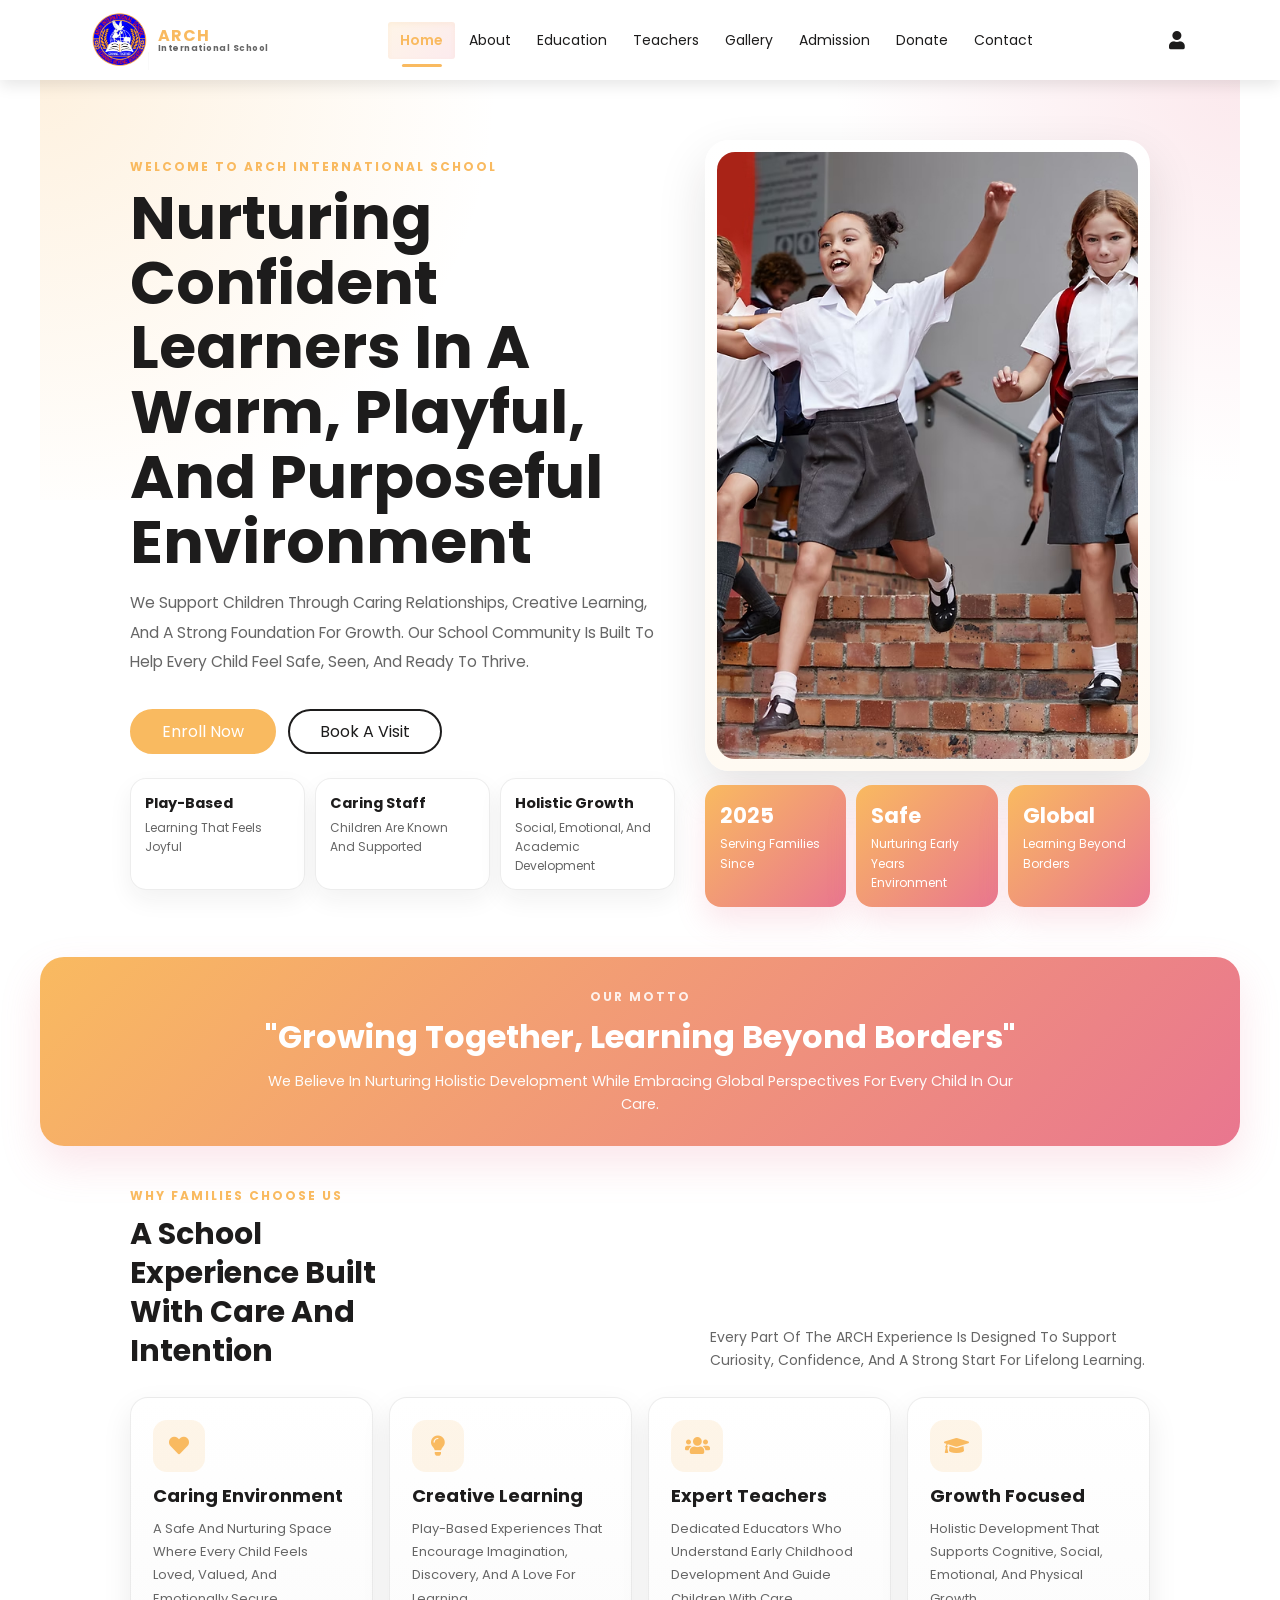
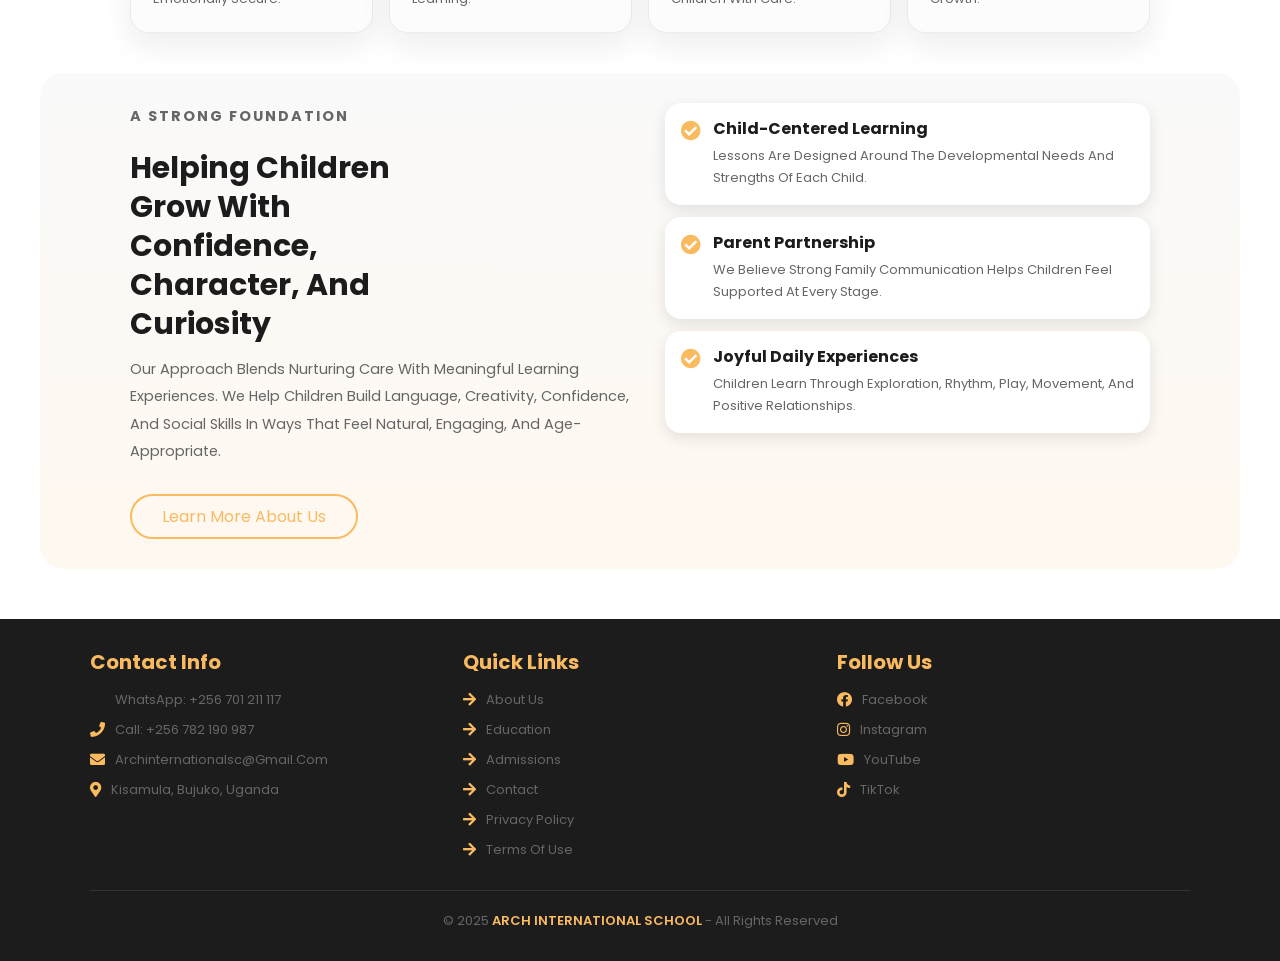
<file: index.html>
<!DOCTYPE html>
<html lang="en-UG">
<head>
  <meta charset="UTF-8">
  <meta http-equiv="X-UA-Compatible" content="IE=edge">
  <meta name="viewport" content="width=device-width, initial-scale=1.0">
  <title>ARCH International School | Early Learning and Child Development in Uganda</title>
  <meta name="description" content="ARCH International School in Kisamula, Bujuko, Uganda nurtures confident learners through caring relationships, creative learning, and a safe environment for growth.">
  <meta name="robots" content="index, follow, max-image-preview:large, max-snippet:-1, max-video-preview:-1">
  <meta name="author" content="ARCH International School">
  <meta name="theme-color" content="#f9ba60">
  <meta property="og:type" content="website">
  <meta property="og:locale" content="en_UG">
  <meta property="og:site_name" content="ARCH International School">
  <meta property="og:title" content="ARCH International School | Early Learning and Child Development in Uganda">
  <meta property="og:description" content="Discover a warm, playful, and purposeful school environment where children learn, grow, and thrive at ARCH International School.">
  <meta property="og:image" content="Arch-images/pic2.avif">
  <meta name="twitter:card" content="summary_large_image">
  <meta name="twitter:title" content="ARCH International School | Early Learning and Child Development in Uganda">
  <meta name="twitter:description" content="Discover a warm, playful, and purposeful school environment where children learn, grow, and thrive at ARCH International School.">
  <meta name="twitter:image" content="Arch-images/pic2.avif">
  <script type="application/ld+json">
    {
      "@context": "https://schema.org",
      "@type": "School",
      "name": "ARCH International School",
      "description": "ARCH International School supports children through caring relationships, creative learning, and a strong foundation for growth in Kisamula, Bujuko, Uganda.",
      "email": "archinternationalsc@gmail.com",
      "telephone": "+256782190987",
      "sameAs": [
        "https://wa.me/256701211117"
      ],
      "address": {
        "@type": "PostalAddress",
        "streetAddress": "Kisamula, Bujuko",
        "addressCountry": "Uganda"
      }
    }
  </script>
  <link rel="stylesheet" href="https://cdnjs.cloudflare.com/ajax/libs/font-awesome/5.15.4/css/all.min.css">
  <link rel="stylesheet" href="css/shared.css">
  <link rel="stylesheet" href="css/home.css">
</head>
<body>
  <!--header section starts-->
  <header class="header">
    <a href="index.html" class="logo">
      <img src="Arch-images/Arch-badge.png" alt="Arch international School logo" class="logo-image">
      <div class="logo-text">
        <span class="school-name">ARCH</span>
        <span class="school-title">International School</span>
      </div>
    </a>
    <nav class="navbar">
      <a href="index.html" class="active">home</a>
      <a href="about.html">about</a>
      <a href="education.html">education</a>
      <a href="teacher.html">teachers</a>
      <a href="gallery.html">gallery</a>
      <a href="admission.html">admission</a>
      <a href="donate.html">donate</a>
      <a href="contact.html">contact</a>
    </nav>
    <div class="header-icons">
      <a href="#" id="login-btn"><i class="fas fa-user"></i></a>
      <a href="#" id="menu-btn"><i class="fas fa-bars"></i></a>
    </div>

    <form action="" class="login-form">
      <h3>login now</h3>
      <input type="email" placeholder="your email" class="box">
      <input type="password" placeholder="your password" class="box">
      <p>forgot your password <a href="#">click here</a></p>
      <input type="submit" value="login now" class="btn">
    </form>
  </header>
  <!--header section ends-->

  <!--home section starts-->
  <section class="home">
    <div class="content">
      <p class="eyebrow">Welcome to ARCH International School</p>
      <h1>Nurturing confident learners in a warm, playful, and purposeful environment</h1>
      <p class="hero-copy">We support children through caring relationships, creative learning, and a strong foundation for growth. Our school community is built to help every child feel safe, seen, and ready to thrive.</p>
      <div class="hero-actions">
        <a href="https://forms.gle/58KGQ99dp2Pz5tGJ7" target="_blank" class="btn btn-primary">Enroll now</a>
        <a href="contact.html" class="btn btn-secondary">Book a visit</a>
      </div>
      <div class="hero-highlights">
        <div class="highlight-pill">
          <strong>Play-based</strong>
          <span>Learning that feels joyful</span>
        </div>
        <div class="highlight-pill">
          <strong>Caring staff</strong>
          <span>Children are known and supported</span>
        </div>
        <div class="highlight-pill">
          <strong>Holistic growth</strong>
          <span>Social, emotional, and academic development</span>
        </div>
      </div>
    </div>

    <div class="image-panel">
      <div class="image-card main-image">
        <img src="Arch-images/pic2.avif" alt="Welcome to ARCH International School">
      </div>
      <div class="hero-stats">
        <div class="stat-card">
          <strong>2025</strong>
          <span>Serving families since</span>
        </div>
        <div class="stat-card">
          <strong>Safe</strong>
          <span>Nurturing early years environment</span>
        </div>
        <div class="stat-card">
          <strong>Global</strong>
          <span>Learning beyond borders</span>
        </div>
      </div>
    </div>
  </section>
  <!--home section ends-->

  <!--motto section starts-->
  <section class="motto-section">
    <p class="eyebrow">Our Motto</p>
    <h2>"Growing Together, Learning Beyond Borders"</h2>
    <p class="motto-description">We believe in nurturing holistic development while embracing global perspectives for every child in our care.</p>
  </section>
  <!--motto section ends-->

  <!--features section starts-->
  <section class="features">
    <div class="section-heading">
      <div>
        <p class="eyebrow">Why Families Choose Us</p>
        <h2>A school experience built with care and intention</h2>
      </div>
      <p class="section-note">Every part of the ARCH experience is designed to support curiosity, confidence, and a strong start for lifelong learning.</p>
    </div>

    <div class="features-grid">
      <div class="feature-box">
        <i class="fas fa-heart"></i>
        <h3>Caring Environment</h3>
        <p>A safe and nurturing space where every child feels loved, valued, and emotionally secure.</p>
      </div>
      <div class="feature-box">
        <i class="fas fa-lightbulb"></i>
        <h3>Creative Learning</h3>
        <p>Play-based experiences that encourage imagination, discovery, and a love for learning.</p>
      </div>
      <div class="feature-box">
        <i class="fas fa-users"></i>
        <h3>Expert Teachers</h3>
        <p>Dedicated educators who understand early childhood development and guide children with care.</p>
      </div>
      <div class="feature-box">
        <i class="fas fa-graduation-cap"></i>
        <h3>Growth Focused</h3>
        <p>Holistic development that supports cognitive, social, emotional, and physical growth.</p>
      </div>
    </div>
  </section>
  <!--features section ends-->

  <!--journey section starts-->
  <section class="journey-section">
    <div class="journey-copy">
      <p class="eyebrow">A Strong Foundation</p>
      <h2>Helping children grow with confidence, character, and curiosity</h2>
      <p>Our approach blends nurturing care with meaningful learning experiences. We help children build language, creativity, confidence, and social skills in ways that feel natural, engaging, and age-appropriate.</p>
      <a href="about.html" class="btn">Learn more about us</a>
    </div>
    <div class="journey-points">
      <div class="journey-point">
        <i class="fas fa-check-circle"></i>
        <div>
          <h3>Child-centered learning</h3>
          <p>Lessons are designed around the developmental needs and strengths of each child.</p>
        </div>
      </div>
      <div class="journey-point">
        <i class="fas fa-check-circle"></i>
        <div>
          <h3>Parent partnership</h3>
          <p>We believe strong family communication helps children feel supported at every stage.</p>
        </div>
      </div>
      <div class="journey-point">
        <i class="fas fa-check-circle"></i>
        <div>
          <h3>Joyful daily experiences</h3>
          <p>Children learn through exploration, rhythm, play, movement, and positive relationships.</p>
        </div>
      </div>
    </div>
  </section>
  <!--journey section ends-->

  <!--footer section starts-->
  <footer class="footer">
    <div class="box-container">
      <div class="box">
        <h3>contact info</h3>
        <a href="https://wa.me/256701211117" target="_blank" rel="noopener noreferrer"><i class="fas fa-whatsapp"></i> WhatsApp: +256 701 211 117</a>
        <a href="tel:+256782190987"><i class="fas fa-phone"></i> Call: +256 782 190 987</a>
        <a href="mailto:archinternationalsc@gmail.com"><i class="fas fa-envelope"></i> archinternationalsc@gmail.com</a>
        <a href="https://maps.google.com/?q=89PR%2B6WX%2C+Lugyo%2C+Uganda" target="_blank" rel="noopener noreferrer"><i class="fas fa-map-marker-alt"></i> Kisamula, Bujuko, Uganda</a>
      </div>
      <div class="box">
        <h3>quick links</h3>
        <a href="about.html"><i class="fas fa-arrow-right"></i> About Us</a>
        <a href="education.html"><i class="fas fa-arrow-right"></i> Education</a>
        <a href="admission.html"><i class="fas fa-arrow-right"></i> Admissions</a>
        <a href="contact.html"><i class="fas fa-arrow-right"></i> Contact</a>
        <a href="privacy.html"><i class="fas fa-arrow-right"></i> Privacy Policy</a>
        <a href="terms.html"><i class="fas fa-arrow-right"></i> Terms of Use</a>
      </div>
      <div class="box">
        <h3>follow us</h3>
        <a href="#"><i class="fab fa-facebook"></i> Facebook</a>
        <a href="#"><i class="fab fa-instagram"></i> Instagram</a>
        <a href="#"><i class="fab fa-youtube"></i> YouTube</a>
        <a href="#"><i class="fab fa-tiktok"></i> TikTok</a>
      </div>
    </div>
    <div class="credit">
      &copy; 2025 <span>ARCH INTERNATIONAL SCHOOL</span> - All Rights Reserved
    </div>
  </footer>
  <!--footer section ends-->

  <script src="Arch.js"></script>
</body>
</html>
</file>
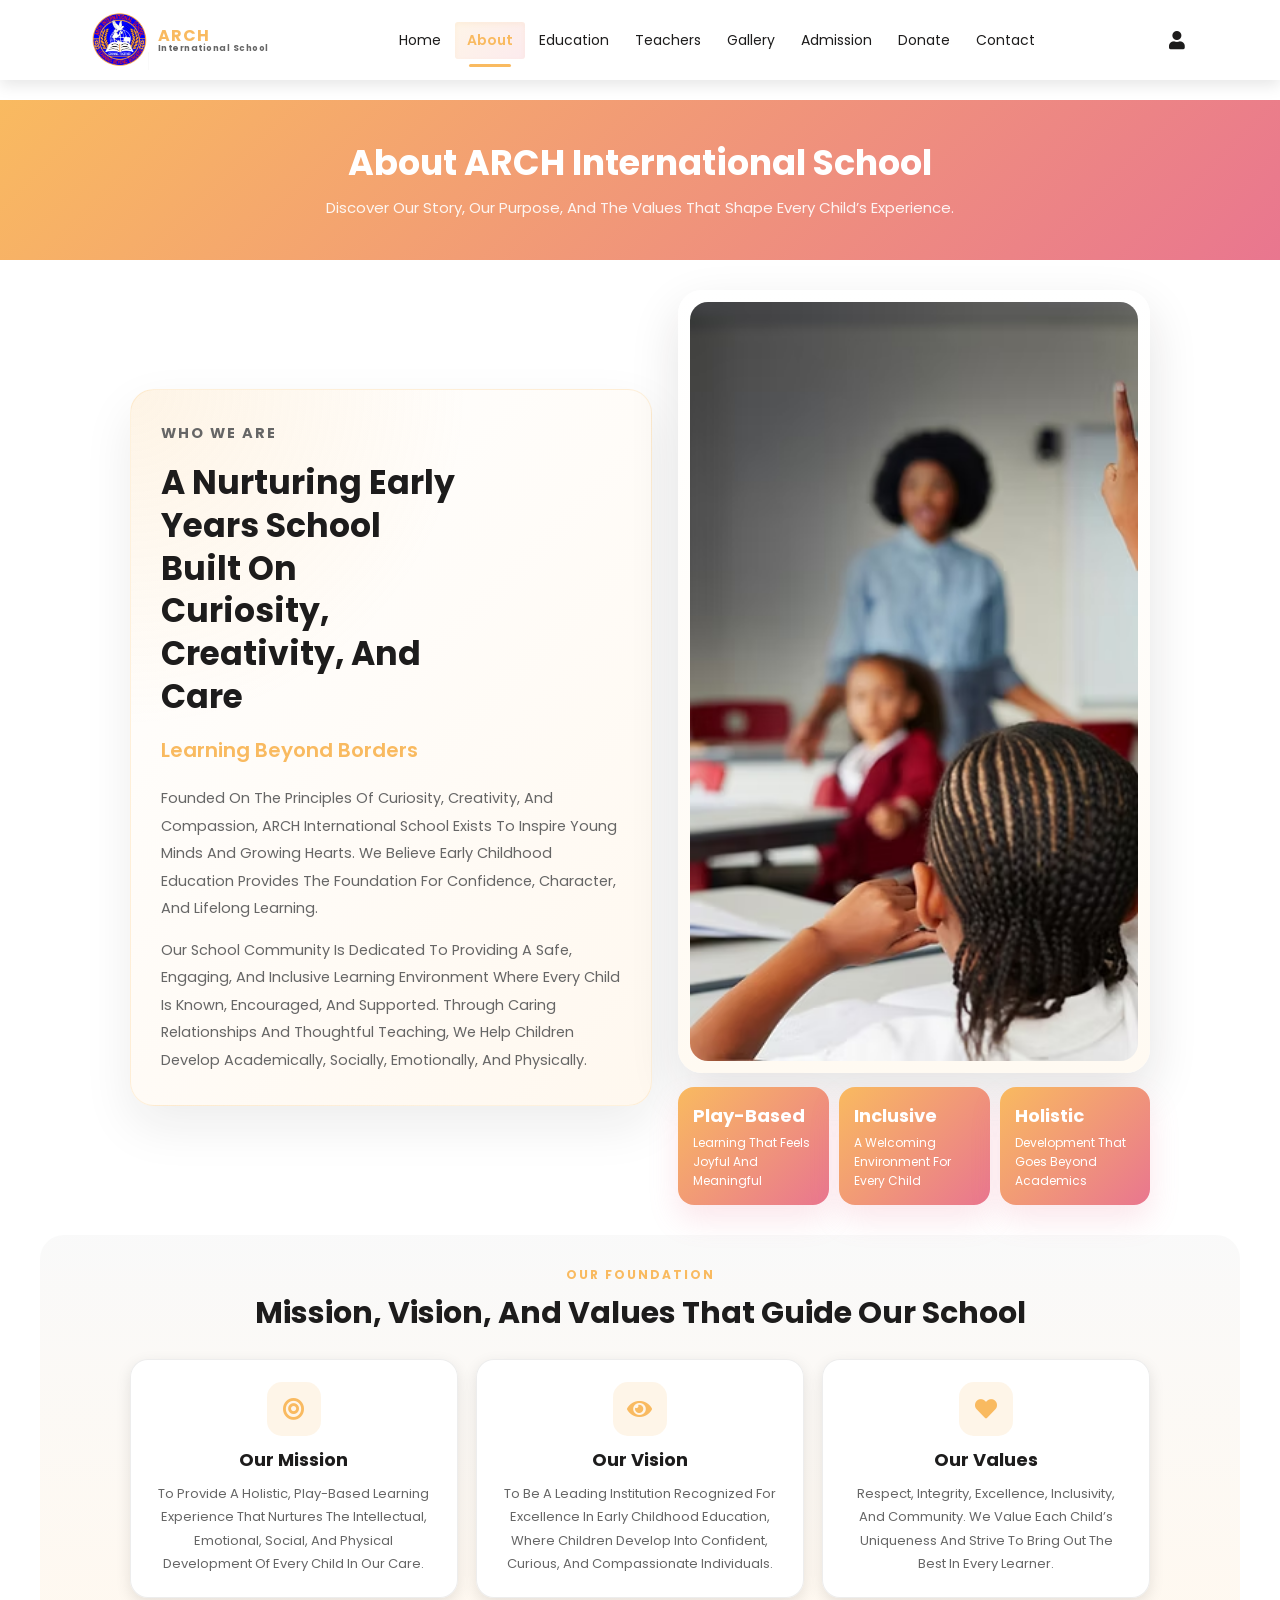
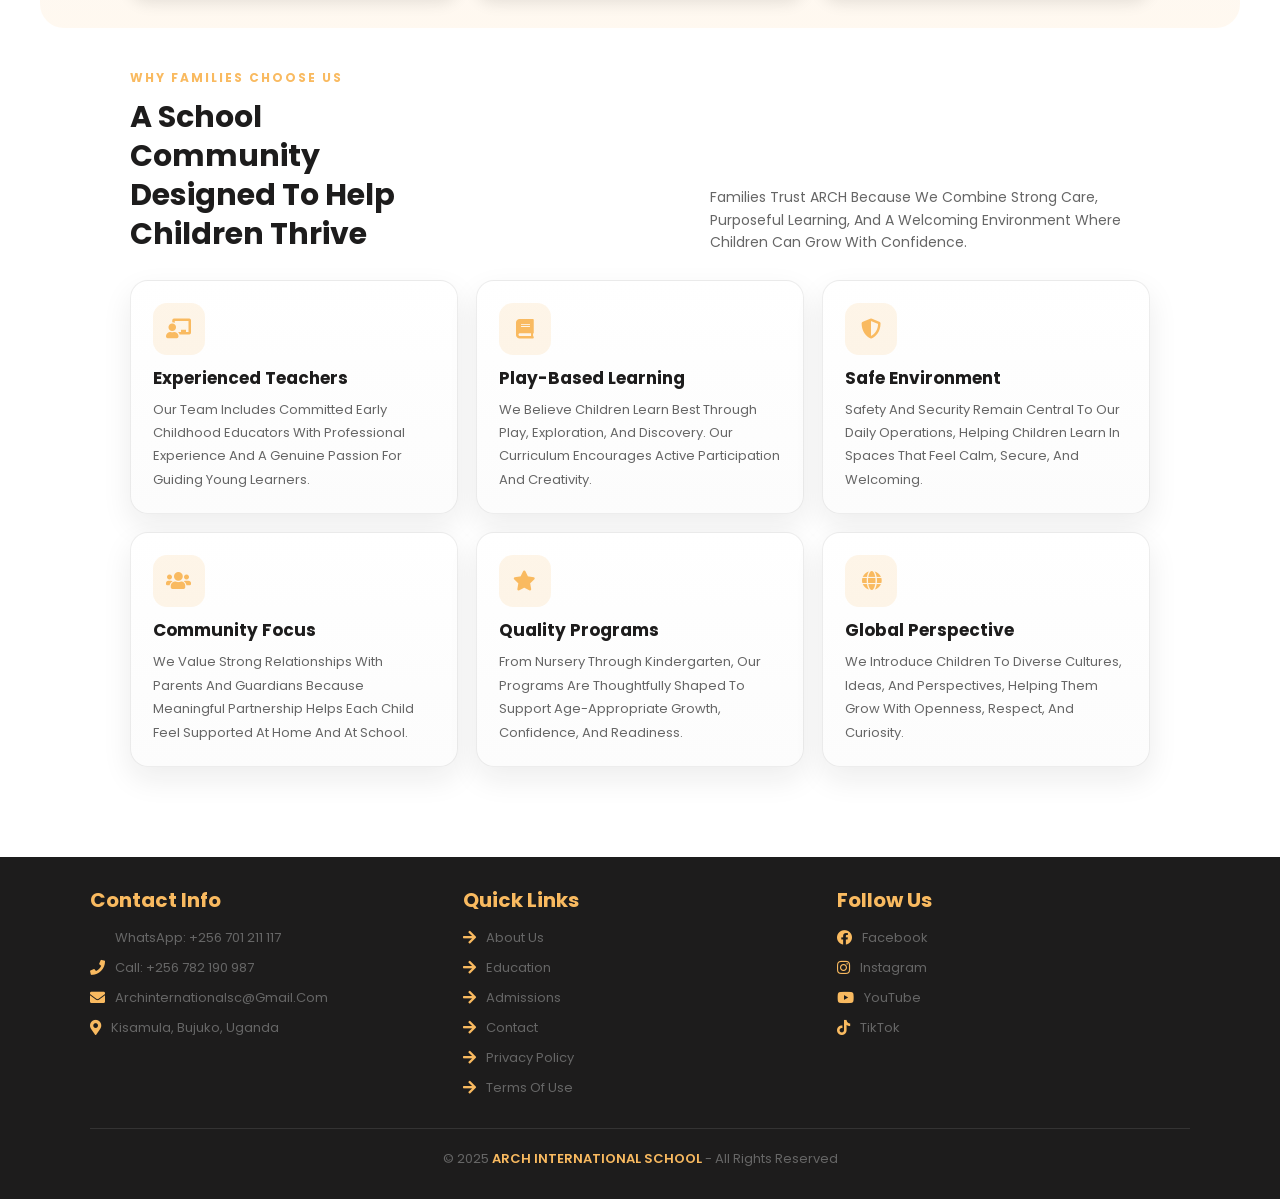
<file: about.html>
<!DOCTYPE html>
<html lang="en-UG">
<head>
  <meta charset="UTF-8">
  <meta http-equiv="X-UA-Compatible" content="IE=edge">
  <meta name="viewport" content="width=device-width, initial-scale=1.0">
  <title>About ARCH International School | Our Mission, Values and School Story</title>
  <meta name="description" content="Learn about ARCH International School, our mission, our values, and the caring learning environment we provide for children in Kisamula, Bujuko, Uganda.">
  <meta name="robots" content="index, follow, max-image-preview:large, max-snippet:-1, max-video-preview:-1">
  <meta name="author" content="ARCH International School">
  <meta name="theme-color" content="#f9ba60">
  <meta property="og:type" content="website">
  <meta property="og:locale" content="en_UG">
  <meta property="og:site_name" content="ARCH International School">
  <meta property="og:title" content="About ARCH International School | Our Mission, Values and School Story">
  <meta property="og:description" content="Explore the story, values, and child-centered vision behind ARCH International School in Uganda.">
  <meta property="og:image" content="Arch-images/pic1.avif">
  <meta name="twitter:card" content="summary_large_image">
  <meta name="twitter:title" content="About ARCH International School | Our Mission, Values and School Story">
  <meta name="twitter:description" content="Explore the story, values, and child-centered vision behind ARCH International School in Uganda.">
  <meta name="twitter:image" content="Arch-images/pic1.avif">
  <link rel="stylesheet" href="https://cdnjs.cloudflare.com/ajax/libs/font-awesome/5.15.4/css/all.min.css">
  <link rel="stylesheet" href="css/shared.css">
  <link rel="stylesheet" href="css/about.css">
</head>
<body>
  <!--header section starts-->
  <header class="header">
    <a href="index.html" class="logo">
      <img src="Arch-images/Arch-badge.png" alt="Arch international School logo" class="logo-image">
      <div class="logo-text">
        <span class="school-name">ARCH</span>
        <span class="school-title">International School</span>
      </div>
    </a>
    <nav class="navbar">
      <a href="index.html">home</a>
      <a href="about.html" class="active">about</a>
      <a href="education.html">education</a>
      <a href="teacher.html">teachers</a>
      <a href="gallery.html">gallery</a>
      <a href="admission.html">admission</a>
      <a href="donate.html">donate</a>
      <a href="contact.html">contact</a>
    </nav>
    <div class="header-icons">
      <a href="#" id="login-btn"><i class="fas fa-user"></i></a>
      <a href="#" id="menu-btn"><i class="fas fa-bars"></i></a>
    </div>

    <form action="" class="login-form">
      <h3>login now</h3>
      <input type="email" placeholder="your email" class="box">
      <input type="password" placeholder="your password" class="box">
      <p>forgot your password <a href="#">click here</a></p>
      <input type="submit" value="login now" class="btn">
    </form>
  </header>
  <!--header section ends-->

  <!--page header starts-->
  <section class="page-header">
    <h1>About ARCH International School</h1>
    <p>Discover our story, our purpose, and the values that shape every child’s experience.</p>
  </section>
  <!--page header ends-->

  <!--about content starts-->
  <section class="about-content">
    <div class="about-intro">
      <p class="eyebrow">Who We Are</p>
      <h2>A nurturing early years school built on curiosity, creativity, and care</h2>
      <p class="motto">Learning Beyond Borders</p>
      <p>Founded on the principles of curiosity, creativity, and compassion, ARCH International School exists to inspire young minds and growing hearts. We believe early childhood education provides the foundation for confidence, character, and lifelong learning.</p>
      <p>Our school community is dedicated to providing a safe, engaging, and inclusive learning environment where every child is known, encouraged, and supported. Through caring relationships and thoughtful teaching, we help children develop academically, socially, emotionally, and physically.</p>
    </div>

    <div class="about-image-panel">
      <div class="about-image">
        <img src="Arch-images/pic1.avif" alt="ARCH International School campus and children learning">
      </div>
      <div class="about-stats">
        <div class="about-stat">
          <strong>Play-based</strong>
          <span>Learning that feels joyful and meaningful</span>
        </div>
        <div class="about-stat">
          <strong>Inclusive</strong>
          <span>A welcoming environment for every child</span>
        </div>
        <div class="about-stat">
          <strong>Holistic</strong>
          <span>Development that goes beyond academics</span>
        </div>
      </div>
    </div>
  </section>

  <!--mission vision values starts-->
  <section class="mission-vision-values">
    <div class="section-heading center-heading">
      <div>
        <p class="eyebrow">Our Foundation</p>
        <h2>Mission, vision, and values that guide our school</h2>
      </div>
    </div>

    <div class="mvv-grid">
      <div class="mvv-item">
        <i class="fas fa-bullseye"></i>
        <h3>Our Mission</h3>
        <p>To provide a holistic, play-based learning experience that nurtures the intellectual, emotional, social, and physical development of every child in our care.</p>
      </div>

      <div class="mvv-item">
        <i class="fas fa-eye"></i>
        <h3>Our Vision</h3>
        <p>To be a leading institution recognized for excellence in early childhood education, where children develop into confident, curious, and compassionate individuals.</p>
      </div>

      <div class="mvv-item">
        <i class="fas fa-heart"></i>
        <h3>Our Values</h3>
        <p>Respect, integrity, excellence, inclusivity, and community. We value each child’s uniqueness and strive to bring out the best in every learner.</p>
      </div>
    </div>
  </section>

  <!--why choose us starts-->
  <section class="why-choose-us">
    <div class="section-heading">
      <div>
        <p class="eyebrow">Why Families Choose Us</p>
        <h2>A school community designed to help children thrive</h2>
      </div>
      <p class="section-note">Families trust ARCH because we combine strong care, purposeful learning, and a welcoming environment where children can grow with confidence.</p>
    </div>

    <div class="reasons-container">
      <div class="reason-card">
        <i class="fas fa-chalkboard-teacher"></i>
        <h3>Experienced Teachers</h3>
        <p>Our team includes committed early childhood educators with professional experience and a genuine passion for guiding young learners.</p>
      </div>
      <div class="reason-card">
        <i class="fas fa-book"></i>
        <h3>Play-Based Learning</h3>
        <p>We believe children learn best through play, exploration, and discovery. Our curriculum encourages active participation and creativity.</p>
      </div>
      <div class="reason-card">
        <i class="fas fa-shield-alt"></i>
        <h3>Safe Environment</h3>
        <p>Safety and security remain central to our daily operations, helping children learn in spaces that feel calm, secure, and welcoming.</p>
      </div>
      <div class="reason-card">
        <i class="fas fa-users"></i>
        <h3>Community Focus</h3>
        <p>We value strong relationships with parents and guardians because meaningful partnership helps each child feel supported at home and at school.</p>
      </div>
      <div class="reason-card">
        <i class="fas fa-star"></i>
        <h3>Quality Programs</h3>
        <p>From nursery through kindergarten, our programs are thoughtfully shaped to support age-appropriate growth, confidence, and readiness.</p>
      </div>
      <div class="reason-card">
        <i class="fas fa-globe"></i>
        <h3>Global Perspective</h3>
        <p>We introduce children to diverse cultures, ideas, and perspectives, helping them grow with openness, respect, and curiosity.</p>
      </div>
    </div>
  </section>

  <!--footer section starts-->
  <footer class="footer">
    <div class="box-container">
      <div class="box">
        <h3>contact info</h3>
        <a href="https://wa.me/256701211117" target="_blank" rel="noopener noreferrer"><i class="fas fa-whatsapp"></i> WhatsApp: +256 701 211 117</a>
        <a href="tel:+256782190987"><i class="fas fa-phone"></i> Call: +256 782 190 987</a>
        <a href="mailto:archinternationalsc@gmail.com"><i class="fas fa-envelope"></i> archinternationalsc@gmail.com</a>
        <a href="https://maps.google.com/?q=89PR%2B6WX%2C+Lugyo%2C+Uganda" target="_blank" rel="noopener noreferrer"><i class="fas fa-map-marker-alt"></i> Kisamula, Bujuko, Uganda</a>
      </div>
      <div class="box">
        <h3>quick links</h3>
        <a href="about.html"><i class="fas fa-arrow-right"></i> About Us</a>
        <a href="education.html"><i class="fas fa-arrow-right"></i> Education</a>
        <a href="admission.html"><i class="fas fa-arrow-right"></i> Admissions</a>
        <a href="contact.html"><i class="fas fa-arrow-right"></i> Contact</a>
        <a href="privacy.html"><i class="fas fa-arrow-right"></i> Privacy Policy</a>
        <a href="terms.html"><i class="fas fa-arrow-right"></i> Terms of Use</a>
      </div>
      <div class="box">
        <h3>follow us</h3>
        <a href="#"><i class="fab fa-facebook"></i> Facebook</a>
        <a href="#"><i class="fab fa-instagram"></i> Instagram</a>
        <a href="#"><i class="fab fa-youtube"></i> YouTube</a>
        <a href="#"><i class="fab fa-tiktok"></i> TikTok</a>
      </div>
    </div>
    <div class="credit">
      &copy; 2025 <span>ARCH INTERNATIONAL SCHOOL</span> - All Rights Reserved
    </div>
  </footer>
  <!--footer section ends-->

  <script src="Arch.js"></script>
</body>
</html>
</file>
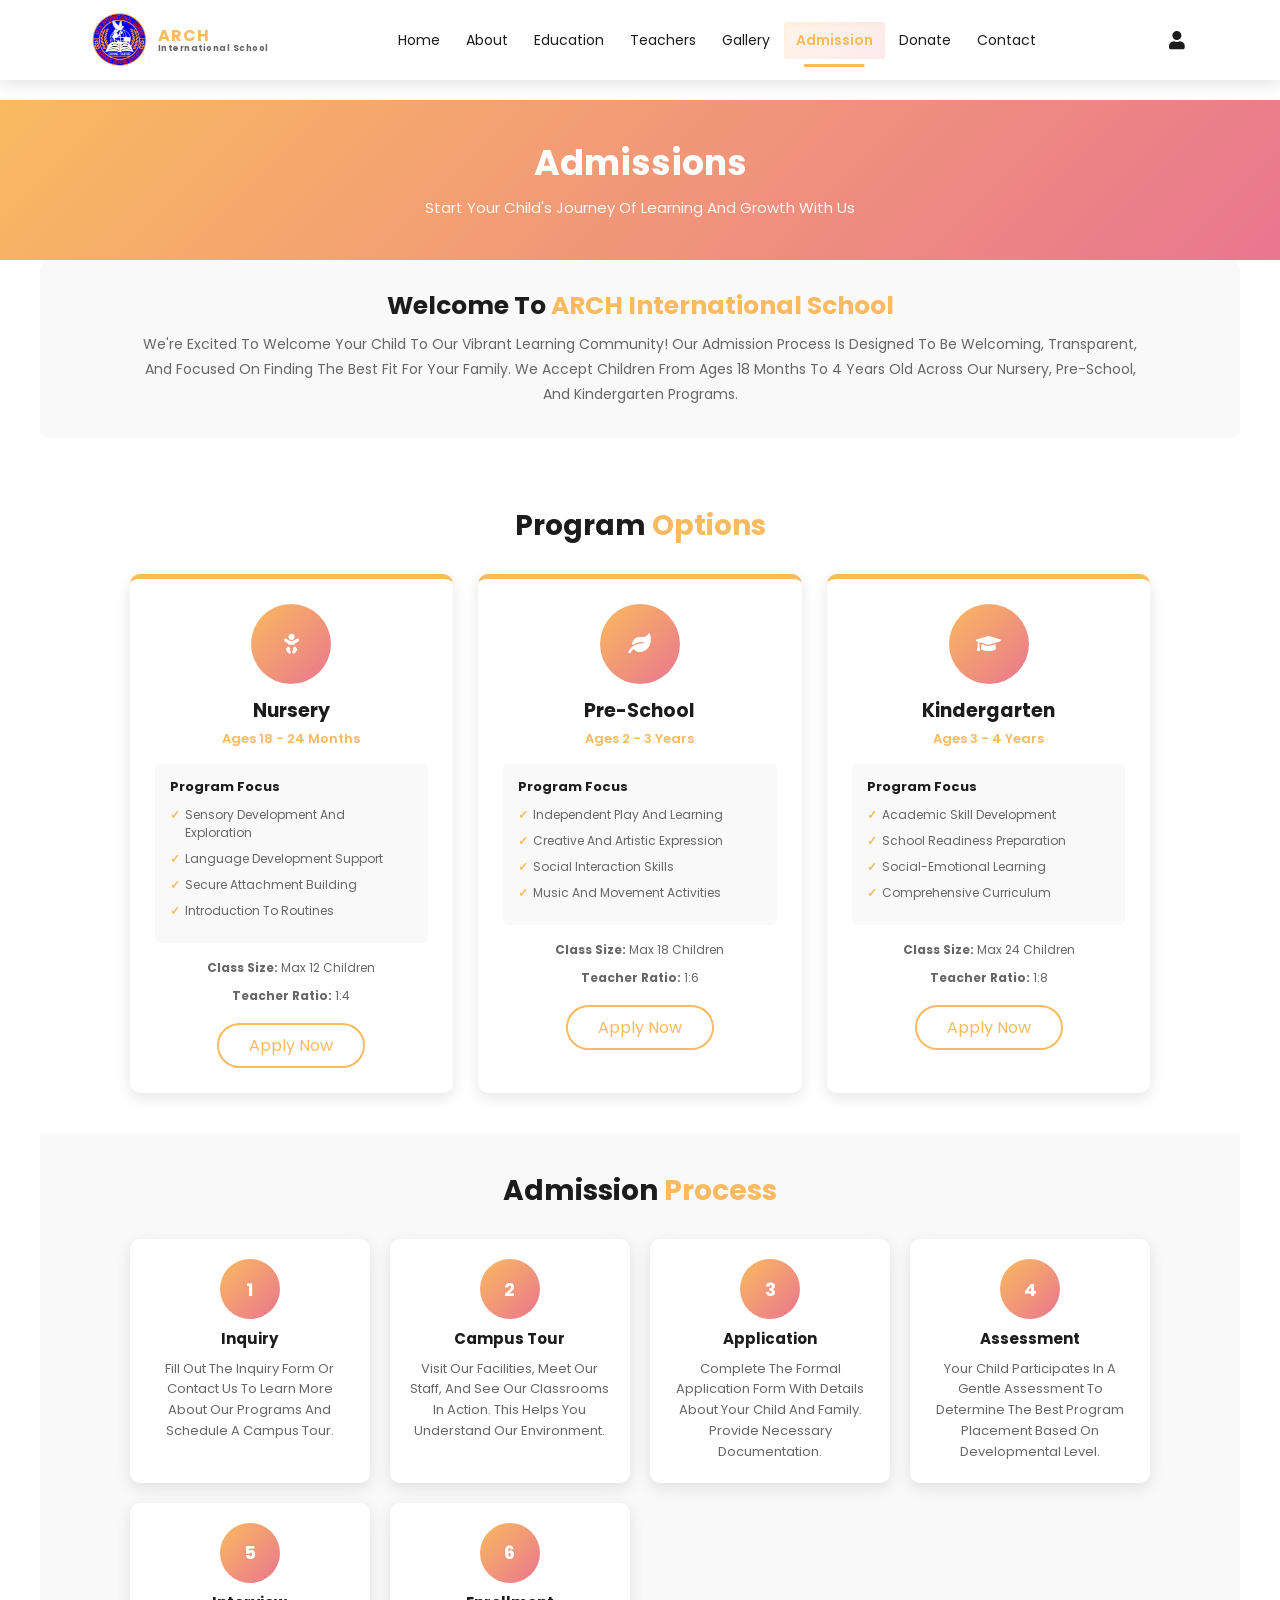
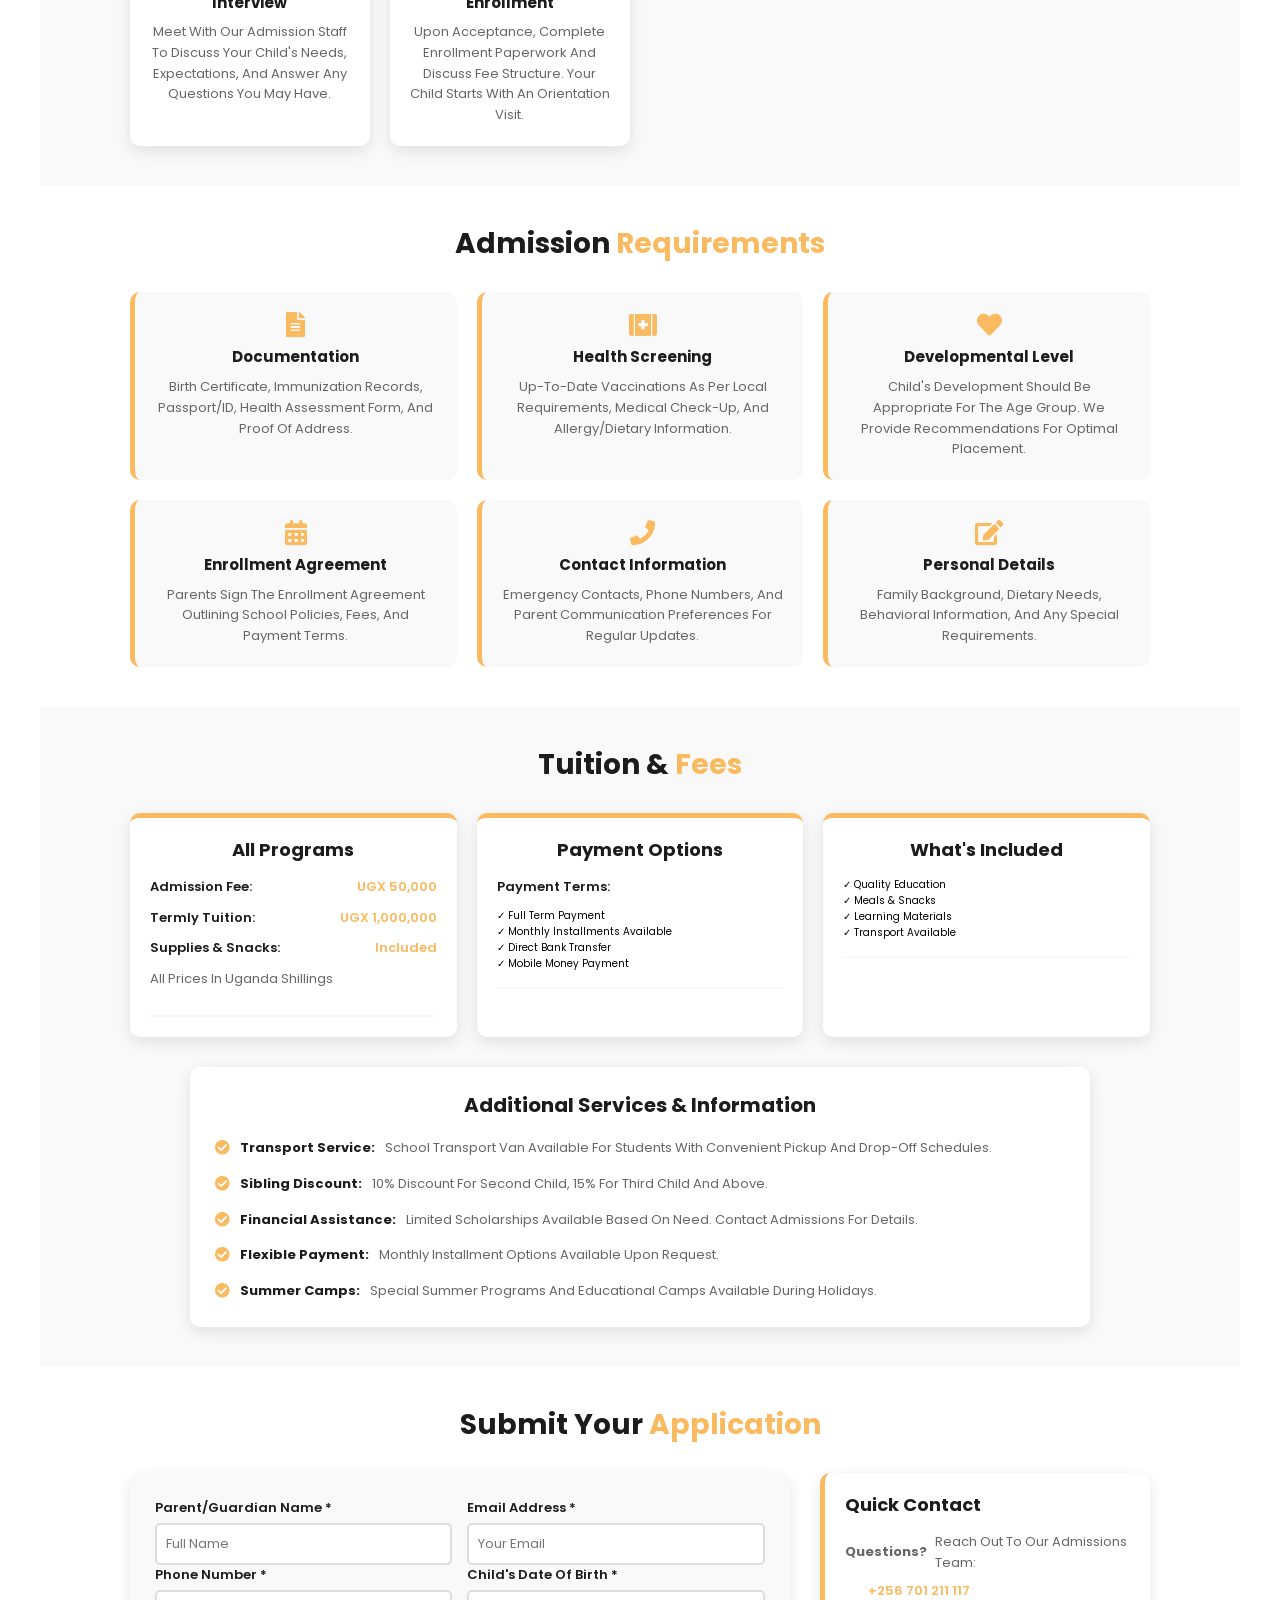
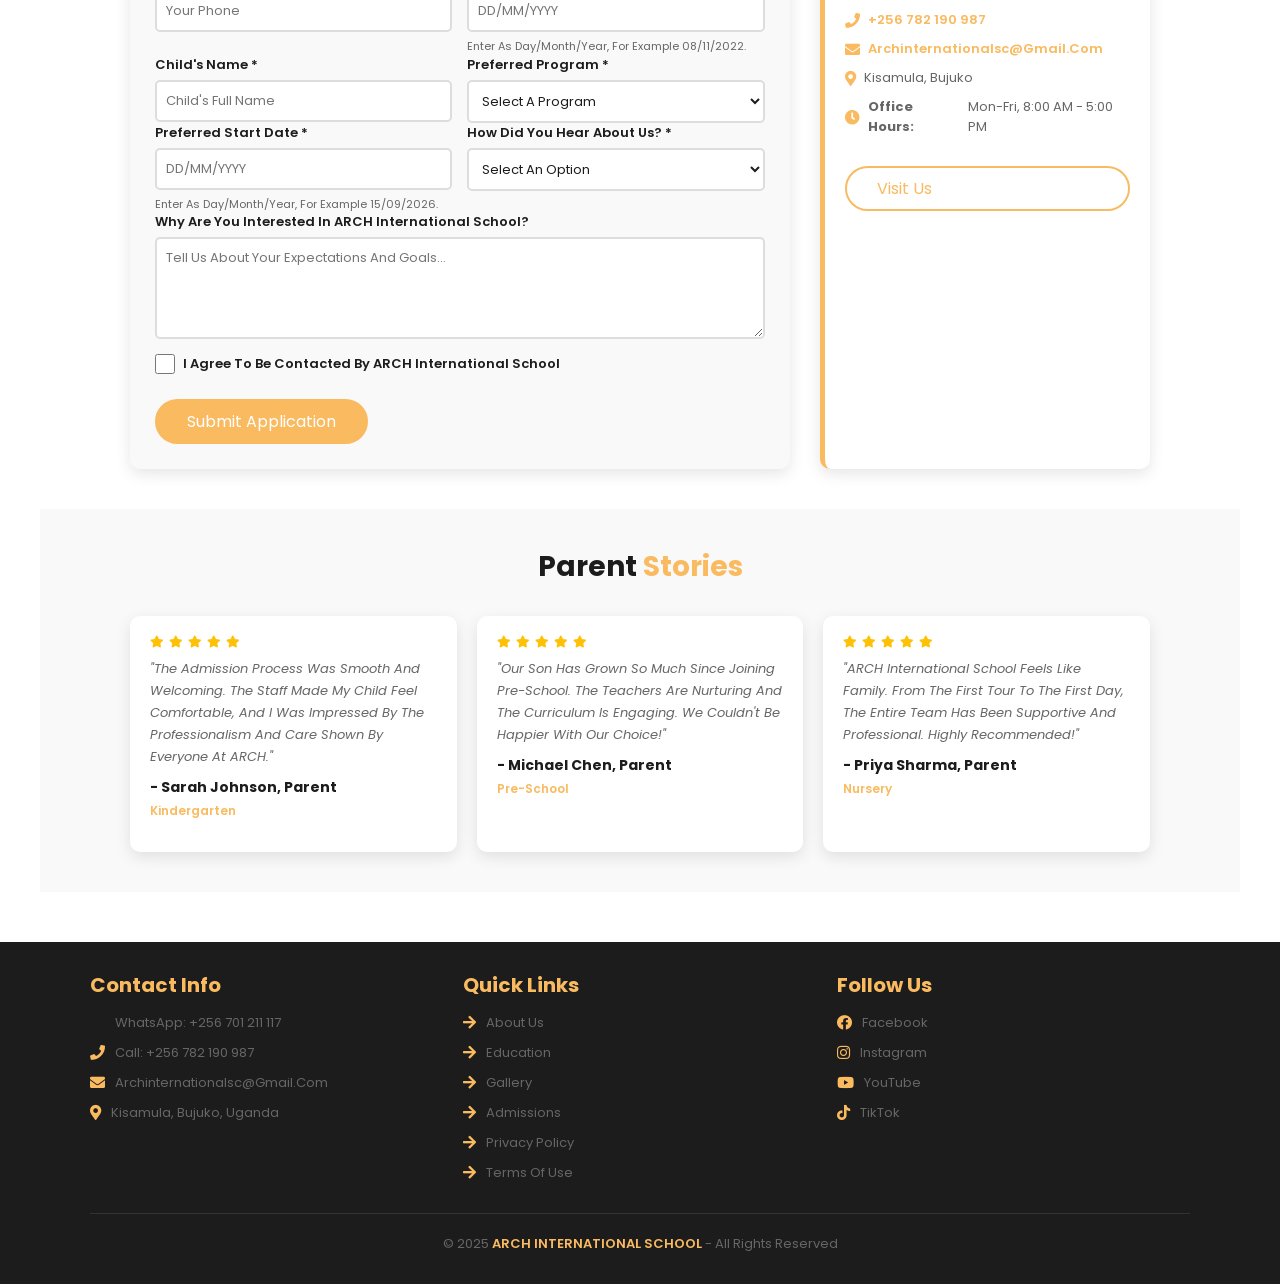
<file: admission.html>
<!DOCTYPE html>
<html lang="en-UG">
<head>
  <meta charset="UTF-8">
  <meta http-equiv="X-UA-Compatible" content="IE=edge">
  <meta name="viewport" content="width=device-width, initial-scale=1.0">
  <title>Admissions at ARCH International School | Enrolment and School Visits</title>
  <meta name="description" content="Apply to ARCH International School, review our admissions process, and plan a school visit for your child in Kisamula, Bujuko, Uganda.">
  <meta name="robots" content="index, follow, max-image-preview:large, max-snippet:-1, max-video-preview:-1">
  <meta name="author" content="ARCH International School">
  <meta name="theme-color" content="#f9ba60">
  <meta property="og:type" content="website">
  <meta property="og:locale" content="en_UG">
  <meta property="og:site_name" content="ARCH International School">
  <meta property="og:title" content="Admissions at ARCH International School | Enrolment and School Visits">
  <meta property="og:description" content="Find enrolment information, school visit details, and admissions guidance for families interested in ARCH International School.">
  <meta property="og:image" content="Arch-images/pic3.avif">
  <meta name="twitter:card" content="summary_large_image">
  <meta name="twitter:title" content="Admissions at ARCH International School | Enrolment and School Visits">
  <meta name="twitter:description" content="Find enrolment information, school visit details, and admissions guidance for families interested in ARCH International School.">
  <meta name="twitter:image" content="Arch-images/pic3.avif">
  <link rel="stylesheet" href="https://cdnjs.cloudflare.com/ajax/libs/font-awesome/5.15.4/css/all.min.css">
  <link rel="stylesheet" href="css/shared.css">
  <link rel="stylesheet" href="css/admission.css">
</head>
<body>
  <!--header section starts-->
  <header class="header">
    <a href="index.html" class="logo">
      <img src="Arch-images/Arch-badge.png" alt="Arch international School logo" class="logo-image">
      <div class="logo-text">
        <span class="school-name">ARCH</span>
        <span class="school-title">International School</span>
      </div>
    </a>
    <nav class="navbar">
      <a href="index.html">home</a>
      <a href="about.html">about</a>
      <a href="education.html">education</a>
      <a href="teacher.html">teachers</a>
      <a href="gallery.html">gallery</a>
      <a href="admission.html" class="active">admission</a>
      <a href="donate.html">donate</a>
      <a href="contact.html">contact</a>
    </nav>
    <div class="header-icons">
      <a href="#" id="login-btn" title="Login"><i class="fas fa-user"></i></a>
      <a href="#" id="menu-btn" title="Menu"><i class="fas fa-bars"></i></a>
    </div>

    <form action="" class="login-form">
      <h3>login now</h3>
      <input type="email" placeholder="your email" class="box">
      <input type="password" placeholder="your password" class="box">
      <p>forgot your password <a href="#">click here</a></p>
      <input type="submit" value="login now" class="btn">
    </form>
  </header>
  <!--header section ends-->

  <!--page header starts-->
  <section class="page-header">
    <h1>Admissions</h1>
    <p>Start your child's journey of learning and growth with us</p>
  </section>
  <!--page header ends-->

  <!--admission intro starts-->
  <section class="admission-intro">
    <h2>Welcome to <span>ARCH International School</span></h2>
    <p>We're excited to welcome your child to our vibrant learning community! Our admission process is designed to be welcoming, transparent, and focused on finding the best fit for your family. We accept children from ages 18 months to 4 years old across our Nursery, Pre-School, and Kindergarten programs.</p>
  </section>

  <!--admission age groups starts-->
  <section class="admission-age-groups">
    <h2>Program <span>Options</span></h2>
    <div class="age-group-cards">
      <div class="age-group-card">
        <div class="age-icon">
          <i class="fas fa-baby"></i>
        </div>
        <h3>Nursery</h3>
        <p class="age-range">Ages 18 - 24 Months</p>
        <div class="program-details">
          <h4>Program Focus</h4>
          <ul>
            <li>Sensory development and exploration</li>
            <li>Language development support</li>
            <li>Secure attachment building</li>
            <li>Introduction to routines</li>
          </ul>
        </div>
        <p class="capacity"><strong>Class Size:</strong> Max 12 children</p>
        <p class="ratio"><strong>Teacher Ratio:</strong> 1:4</p>
        <a href="#contact-form" class="btn">Apply Now</a>
      </div>

      <div class="age-group-card">
        <div class="age-icon">
          <i class="fas fa-leaf"></i>
        </div>
        <h3>Pre-School</h3>
        <p class="age-range">Ages 2 - 3 Years</p>
        <div class="program-details">
          <h4>Program Focus</h4>
          <ul>
            <li>Independent play and learning</li>
            <li>Creative and artistic expression</li>
            <li>Social interaction skills</li>
            <li>Music and movement activities</li>
          </ul>
        </div>
        <p class="capacity"><strong>Class Size:</strong> Max 18 children</p>
        <p class="ratio"><strong>Teacher Ratio:</strong> 1:6</p>
        <a href="#contact-form" class="btn">Apply Now</a>
      </div>

      <div class="age-group-card">
        <div class="age-icon">
          <i class="fas fa-graduation-cap"></i>
        </div>
        <h3>Kindergarten</h3>
        <p class="age-range">Ages 3 - 4 Years</p>
        <div class="program-details">
          <h4>Program Focus</h4>
          <ul>
            <li>Academic skill development</li>
            <li>School readiness preparation</li>
            <li>Social-emotional learning</li>
            <li>Comprehensive curriculum</li>
          </ul>
        </div>
        <p class="capacity"><strong>Class Size:</strong> Max 24 children</p>
        <p class="ratio"><strong>Teacher Ratio:</strong> 1:8</p>
        <a href="#contact-form" class="btn">Apply Now</a>
      </div>
    </div>
  </section>

  <!--admission process starts-->
  <section class="admission-process">
    <h2>Admission <span>Process</span></h2>
    <div class="process-timeline">
      <div class="timeline-item">
        <div class="timeline-number">1</div>
        <h3>Inquiry</h3>
        <p>Fill out the inquiry form or contact us to learn more about our programs and schedule a campus tour.</p>
      </div>

      <div class="timeline-item">
        <div class="timeline-number">2</div>
        <h3>Campus Tour</h3>
        <p>Visit our facilities, meet our staff, and see our classrooms in action. This helps you understand our environment.</p>
      </div>

      <div class="timeline-item">
        <div class="timeline-number">3</div>
        <h3>Application</h3>
        <p>Complete the formal application form with details about your child and family. Provide necessary documentation.</p>
      </div>

      <div class="timeline-item">
        <div class="timeline-number">4</div>
        <h3>Assessment</h3>
        <p>Your child participates in a gentle assessment to determine the best program placement based on developmental level.</p>
      </div>

      <div class="timeline-item">
        <div class="timeline-number">5</div>
        <h3>Interview</h3>
        <p>Meet with our admission staff to discuss your child's needs, expectations, and answer any questions you may have.</p>
      </div>

      <div class="timeline-item">
        <div class="timeline-number">6</div>
        <h3>Enrollment</h3>
        <p>Upon acceptance, complete enrollment paperwork and discuss fee structure. Your child starts with an orientation visit.</p>
      </div>
    </div>
  </section>

  <!--requirements section starts-->
  <section class="admission-requirements">
    <h2>Admission <span>Requirements</span></h2>
    <div class="requirements-grid">
      <div class="requirement-card">
        <i class="fas fa-file-alt"></i>
        <h3>Documentation</h3>
        <p>Birth certificate, immunization records, passport/ID, health assessment form, and proof of address.</p>
      </div>

      <div class="requirement-card">
        <i class="fas fa-first-aid"></i>
        <h3>Health Screening</h3>
        <p>Up-to-date vaccinations as per local requirements, medical check-up, and allergy/dietary information.</p>
      </div>

      <div class="requirement-card">
        <i class="fas fa-heart"></i>
        <h3>Developmental Level</h3>
        <p>Child's development should be appropriate for the age group. We provide recommendations for optimal placement.</p>
      </div>

      <div class="requirement-card">
        <i class="fas fa-calendar-alt"></i>
        <h3>Enrollment Agreement</h3>
        <p>Parents sign the enrollment agreement outlining school policies, fees, and payment terms.</p>
      </div>

      <div class="requirement-card">
        <i class="fas fa-phone"></i>
        <h3>Contact Information</h3>
        <p>Emergency contacts, phone numbers, and parent communication preferences for regular updates.</p>
      </div>

      <div class="requirement-card">
        <i class="fas fa-edit"></i>
        <h3>Personal Details</h3>
        <p>Family background, dietary needs, behavioral information, and any special requirements.</p>
      </div>
    </div>
  </section>

  <!--tuition and fees starts-->
  <section class="tuition-fees">
    <h2>Tuition & <span>Fees</span></h2>
    <div class="fees-container">
      <div class="fee-card">
        <h3>All Programs</h3>
        <div class="fee-details">
          <p><strong>Admission Fee:</strong> <span>UGX 50,000</span></p>
          <p><strong>Termly Tuition:</strong> <span>UGX 1,000,000</span></p>
          <p><strong>Supplies & Snacks:</strong> <span>Included</span></p>
          <p class="currency-note">All prices in Uganda Shillings</p>
        </div>
      </div>

      <div class="fee-card">
        <h3>Payment Options</h3>
        <div class="fee-details">
          <p><strong>Payment Terms:</strong></p>
          <ul style="list-style: none; padding: 0;">
            <li>✓ Full term payment</li>
            <li>✓ Monthly installments available</li>
            <li>✓ Direct bank transfer</li>
            <li>✓ Mobile money payment</li>
          </ul>
        </div>
      </div>

      <div class="fee-card">
        <h3>What's Included</h3>
        <div class="fee-details">
          <ul style="list-style: none; padding: 0;">
            <li>✓ Quality education</li>
            <li>✓ Meals & snacks</li>
            <li>✓ Learning materials</li>
            <li>✓ Transport available</li>
          </ul>
        </div>
      </div>
    </div>

    <div class="additional-fees">
      <h3>Additional Services & Information</h3>
      <div class="fees-info">
        <p><i class="fas fa-check-circle"></i> <strong>Transport Service:</strong> School transport van available for students with convenient pickup and drop-off schedules.</p>
        <p><i class="fas fa-check-circle"></i> <strong>Sibling Discount:</strong> 10% discount for second child, 15% for third child and above.</p>
        <p><i class="fas fa-check-circle"></i> <strong>Financial Assistance:</strong> Limited scholarships available based on need. Contact admissions for details.</p>
        <p><i class="fas fa-check-circle"></i> <strong>Flexible Payment:</strong> Monthly installment options available upon request.</p>
        <p><i class="fas fa-check-circle"></i> <strong>Summer Camps:</strong> Special summer programs and educational camps available during holidays.</p>
      </div>
    </div>
  </section>

  <!--admission form starts-->
  <section class="admission-form-section" id="contact-form">
    <h2>Submit Your <span>Application</span></h2>
    <div class="form-container">
      <form class="admission-form">
        <div class="form-row">
          <div class="form-group">
            <label>Parent/Guardian Name *</label>
            <input type="text" placeholder="Full Name" required>
          </div>
          <div class="form-group">
            <label>Email Address *</label>
            <input type="email" placeholder="Your Email" required>
          </div>
        </div>

        <div class="form-row">
          <div class="form-group">
            <label>Phone Number *</label>
            <input type="tel" placeholder="Your Phone" required>
          </div>
          <div class="form-group">
            <label>Child's Date of Birth *</label>
            <input type="text" placeholder="DD/MM/YYYY" inputmode="numeric" pattern="^(0[1-9]|[12][0-9]|3[01])/(0[1-9]|1[0-2])/[0-9]{4}$" title="Please enter the date as DD/MM/YYYY" required>
            <small class="field-hint">Enter as day/month/year, for example 08/11/2022.</small>
          </div>
        </div>

        <div class="form-row">
          <div class="form-group">
            <label>Child's Name *</label>
            <input type="text" placeholder="Child's Full Name" required>
          </div>
          <div class="form-group">
            <label>Preferred Program *</label>
            <select required>
              <option>Select a Program</option>
              <option>Nursery (18-24 Months)</option>
              <option>Pre-School (2-3 Years)</option>
              <option>Kindergarten (3-4 Years)</option>
            </select>
          </div>
        </div>

        <div class="form-row">
          <div class="form-group">
            <label>Preferred Start Date *</label>
            <input type="text" placeholder="DD/MM/YYYY" inputmode="numeric" pattern="^(0[1-9]|[12][0-9]|3[01])/(0[1-9]|1[0-2])/[0-9]{4}$" title="Please enter the date as DD/MM/YYYY" required>
            <small class="field-hint">Enter as day/month/year, for example 15/09/2026.</small>
          </div>
          <div class="form-group">
            <label>How did you hear about us? *</label>
            <select required>
              <option>Select an option</option>
              <option>Search Engine</option>
              <option>Social Media</option>
              <option>Friend/Family Referral</option>
              <option>School Visit</option>
              <option>Other</option>
            </select>
          </div>
        </div>

        <div class="form-group full-width">
          <label>Why are you interested in ARCH International School?</label>
          <textarea placeholder="Tell us about your expectations and goals..." rows="4"></textarea>
        </div>

        <div class="form-group checkbox-group">
          <input type="checkbox" id="terms" required>
          <label for="terms">I agree to be contacted by ARCH International School</label>
        </div>

        <button type="submit" class="btn btn-primary">Submit Application</button>
      </form>

      <div class="form-info">
        <h3>Quick Contact</h3>
        <p><strong>Questions?</strong> Reach out to our admissions team:</p>
        <p><i class="fas fa-whatsapp"></i> <a href="https://wa.me/256701211117" target="_blank">+256 701 211 117</a></p>
        <p><i class="fas fa-phone"></i> <a href="tel:+256782190987">+256 782 190 987</a></p>
        <p><i class="fas fa-envelope"></i> <a href="mailto:archinternationalsc@gmail.com">archinternationalsc@gmail.com</a></p>
        <p><i class="fas fa-map-marker-alt"></i> Kisamula, Bujuko</p>
        <p><i class="fas fa-clock"></i> <strong>Office Hours:</strong> Mon-Fri, 8:00 AM - 5:00 PM</p>
        <a href="contact.html" class="btn">Visit Us</a>
      </div>
    </div>
  </section>

  <!--testimonials starts-->
  <section class="admission-testimonials">
    <h2>Parent <span>Stories</span></h2>
    <div class="testimonials-container">
      <div class="testimonial-card">
        <div class="testimonial-header">
          <i class="fas fa-star"></i>
          <i class="fas fa-star"></i>
          <i class="fas fa-star"></i>
          <i class="fas fa-star"></i>
          <i class="fas fa-star"></i>
        </div>
        <p>"The admission process was smooth and welcoming. The staff made my child feel comfortable, and I was impressed by the professionalism and care shown by everyone at ARCH."</p>
        <h4>- Sarah Johnson, Parent</h4>
        <p class="child-grade">Kindergarten</p>
      </div>

      <div class="testimonial-card">
        <div class="testimonial-header">
          <i class="fas fa-star"></i>
          <i class="fas fa-star"></i>
          <i class="fas fa-star"></i>
          <i class="fas fa-star"></i>
          <i class="fas fa-star"></i>
        </div>
        <p>"Our son has grown so much since joining Pre-School. The teachers are nurturing and the curriculum is engaging. We couldn't be happier with our choice!"</p>
        <h4>- Michael Chen, Parent</h4>
        <p class="child-grade">Pre-School</p>
      </div>

      <div class="testimonial-card">
        <div class="testimonial-header">
          <i class="fas fa-star"></i>
          <i class="fas fa-star"></i>
          <i class="fas fa-star"></i>
          <i class="fas fa-star"></i>
          <i class="fas fa-star"></i>
        </div>
        <p>"ARCH International School feels like family. From the first tour to the first day, the entire team has been supportive and professional. Highly recommended!"</p>
        <h4>- Priya Sharma, Parent</h4>
        <p class="child-grade">Nursery</p>
      </div>
    </div>
  </section>

  <!--footer section starts-->
  <footer class="footer">
    <div class="box-container">
      <div class="box">
        <h3>contact info</h3>
        <a href="https://wa.me/256701211117" target="_blank" rel="noopener noreferrer"><i class="fas fa-whatsapp"></i> WhatsApp: +256 701 211 117</a>
        <a href="tel:+256782190987"><i class="fas fa-phone"></i> Call: +256 782 190 987</a>
        <a href="mailto:archinternationalsc@gmail.com"><i class="fas fa-envelope"></i> archinternationalsc@gmail.com</a>
        <a href="https://maps.google.com/?q=89PR%2B6WX%2C+Lugyo%2C+Uganda" target="_blank" rel="noopener noreferrer"><i class="fas fa-map-marker-alt"></i> Kisamula, Bujuko, Uganda</a>
      </div>
      <div class="box">
        <h3>quick links</h3>
        <a href="about.html"><i class="fas fa-arrow-right"></i> About Us</a>
        <a href="education.html"><i class="fas fa-arrow-right"></i> Education</a>
        <a href="gallery.html"><i class="fas fa-arrow-right"></i> Gallery</a>
        <a href="admission.html"><i class="fas fa-arrow-right"></i> Admissions</a>
        <a href="privacy.html"><i class="fas fa-arrow-right"></i> Privacy Policy</a>
        <a href="terms.html"><i class="fas fa-arrow-right"></i> Terms of Use</a>
      </div>
      <div class="box">
        <h3>follow us</h3>
        <a href="#"><i class="fab fa-facebook"></i> Facebook</a>
        <a href="#"><i class="fab fa-instagram"></i> Instagram</a>
        <a href="#"><i class="fab fa-youtube"></i> YouTube</a>
        <a href="#"><i class="fab fa-tiktok"></i> TikTok</a>
      </div>
    </div>
    <div class="credit">
      &copy; 2025 <span>ARCH INTERNATIONAL SCHOOL</span> - All Rights Reserved
    </div>
  </footer>
  <!--footer section ends-->

  <script src="Arch.js"></script>
</body>
</html>
</file>
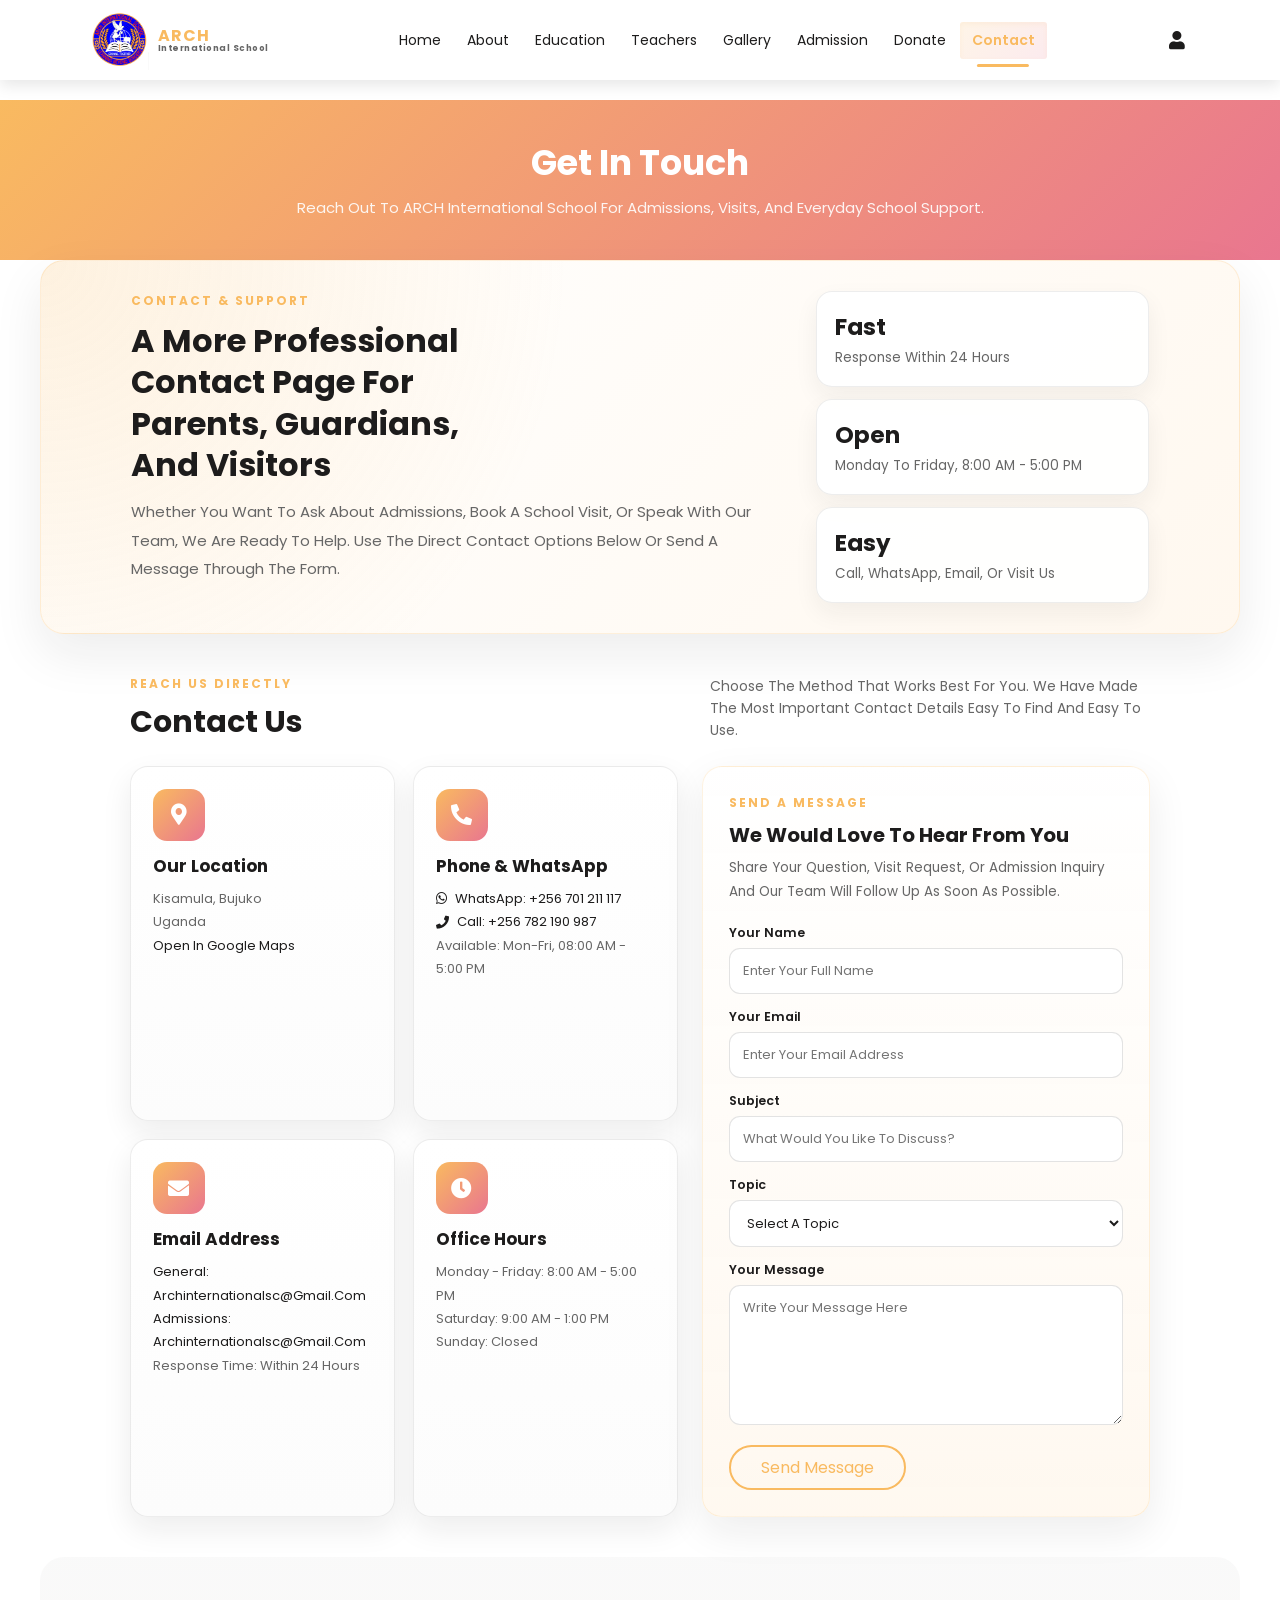
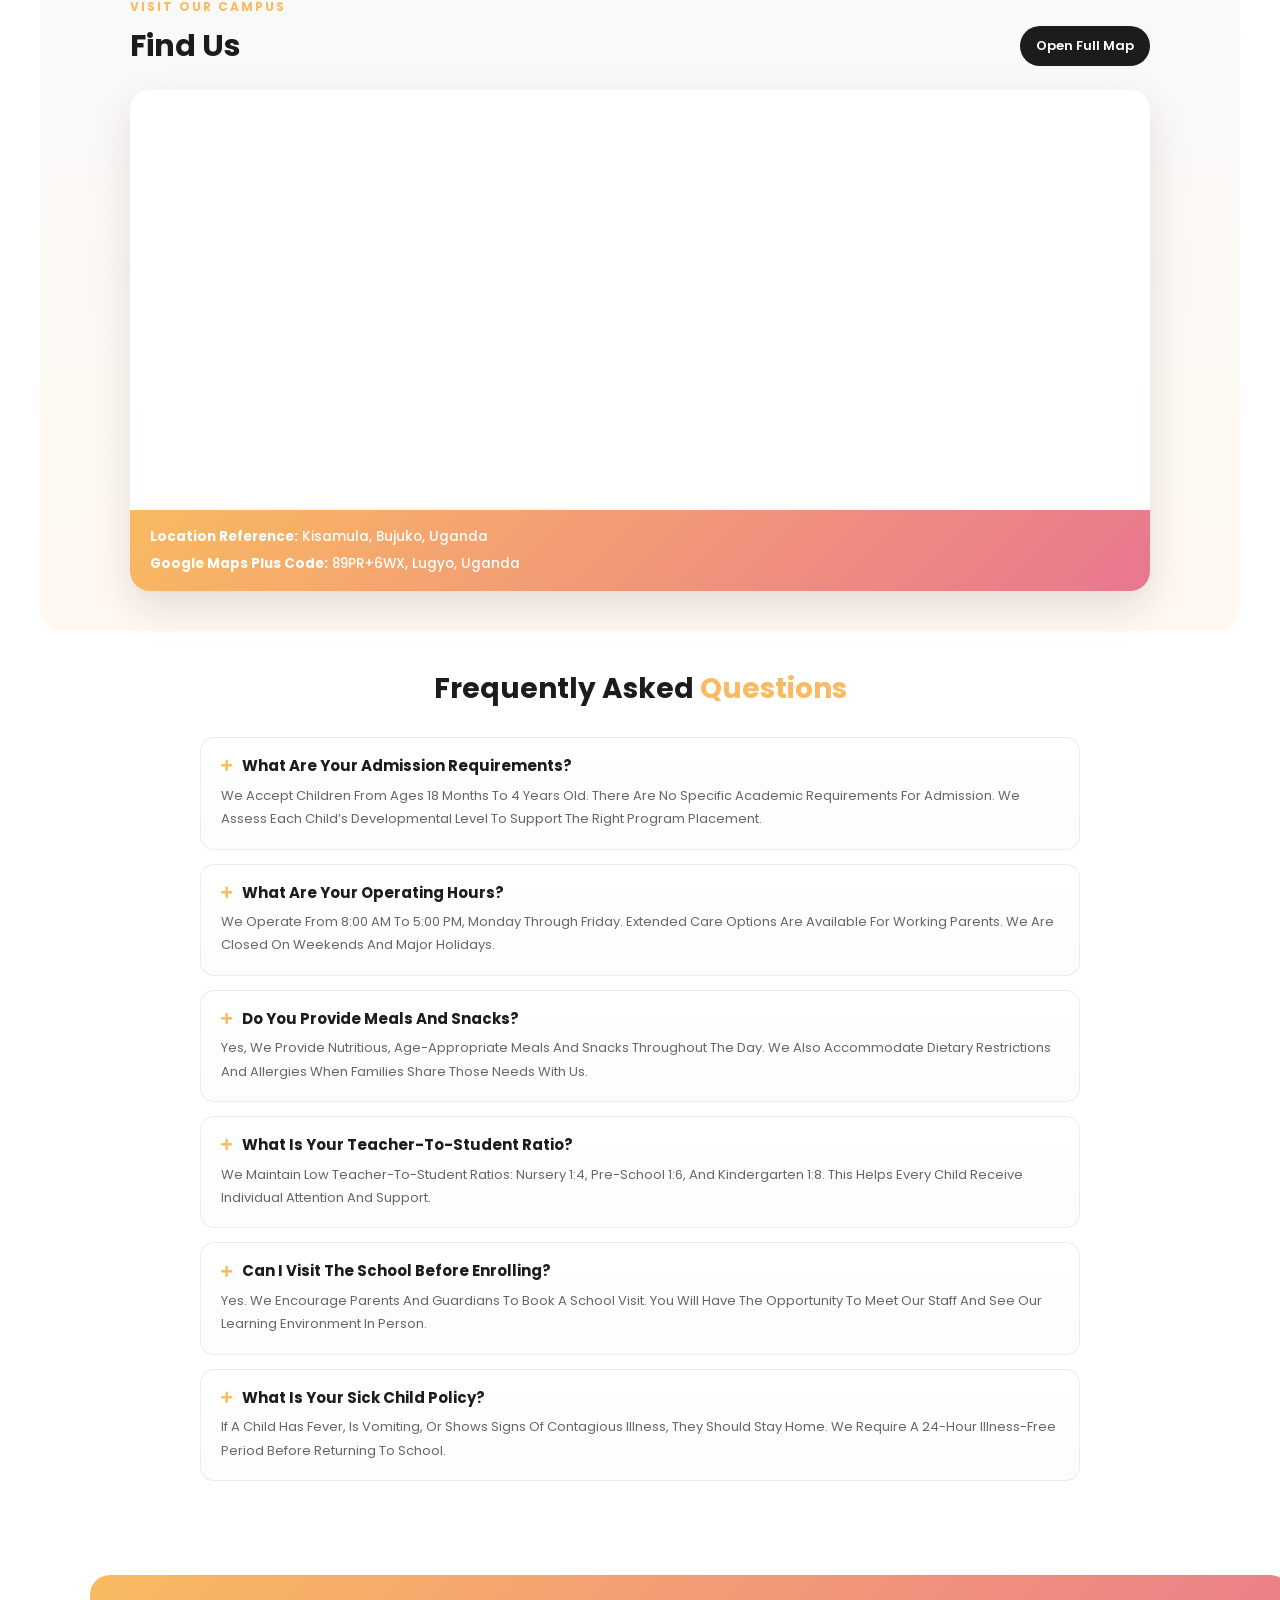
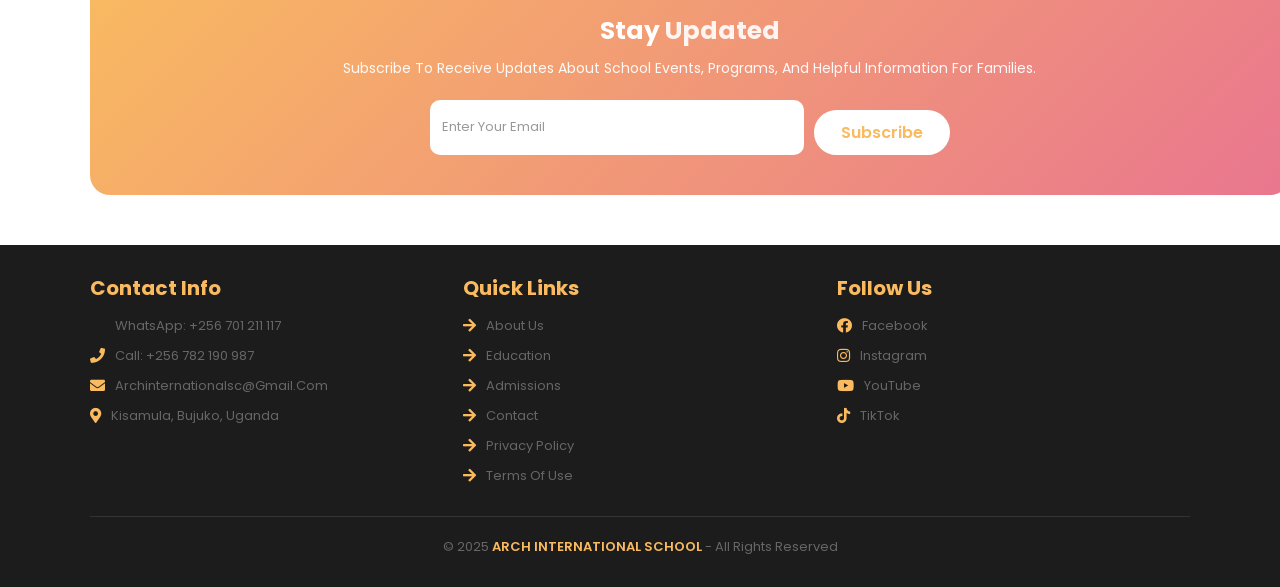
<file: contact.html>
<!DOCTYPE html>
<html lang="en-UG">
<head>
  <meta charset="UTF-8">
  <meta http-equiv="X-UA-Compatible" content="IE=edge">
  <meta name="viewport" content="width=device-width, initial-scale=1.0">
  <title>Contact ARCH International School | Call, WhatsApp, Email and Directions</title>
  <meta name="description" content="Contact ARCH International School by phone, WhatsApp, email, or visit us in Kisamula, Bujuko, Uganda. Find directions and school contact details here.">
  <meta name="robots" content="index, follow, max-image-preview:large, max-snippet:-1, max-video-preview:-1">
  <meta name="author" content="ARCH International School">
  <meta name="theme-color" content="#f9ba60">
  <meta property="og:type" content="website">
  <meta property="og:locale" content="en_UG">
  <meta property="og:site_name" content="ARCH International School">
  <meta property="og:title" content="Contact ARCH International School | Call, WhatsApp, Email and Directions">
  <meta property="og:description" content="Get in touch with ARCH International School and find directions to our location in Kisamula, Bujuko, Uganda.">
  <meta property="og:image" content="Arch-images/pic6.avif">
  <meta name="twitter:card" content="summary_large_image">
  <meta name="twitter:title" content="Contact ARCH International School | Call, WhatsApp, Email and Directions">
  <meta name="twitter:description" content="Get in touch with ARCH International School and find directions to our location in Kisamula, Bujuko, Uganda.">
  <meta name="twitter:image" content="Arch-images/pic6.avif">
  <script type="application/ld+json">
    {
      "@context": "https://schema.org",
      "@type": "ContactPage",
      "name": "Contact ARCH International School",
      "mainEntity": {
        "@type": "School",
        "name": "ARCH International School",
        "email": "archinternationalsc@gmail.com",
        "telephone": "+256782190987",
        "address": {
          "@type": "PostalAddress",
          "streetAddress": "Kisamula, Bujuko",
          "addressCountry": "Uganda"
        }
      }
    }
  </script>
  <link rel="stylesheet" href="https://cdnjs.cloudflare.com/ajax/libs/font-awesome/5.15.4/css/all.min.css">
  <link rel="stylesheet" href="css/shared.css">
  <link rel="stylesheet" href="css/contact.css">
</head>
<body>
  <!--header section starts-->
  <header class="header">
    <a href="index.html" class="logo">
      <img src="Arch-images/Arch-badge.png" alt="Arch international School logo" class="logo-image">
      <div class="logo-text">
        <span class="school-name">ARCH</span>
        <span class="school-title">International School</span>
      </div>
    </a>
    <nav class="navbar">
      <a href="index.html">home</a>
      <a href="about.html">about</a>
      <a href="education.html">education</a>
      <a href="teacher.html">teachers</a>
      <a href="gallery.html">gallery</a>
      <a href="admission.html">admission</a>
      <a href="donate.html">donate</a>
      <a href="contact.html" class="active">contact</a>
    </nav>
    <div class="header-icons">
      <a href="#" id="login-btn"><i class="fas fa-user"></i></a>
      <a href="#" id="menu-btn"><i class="fas fa-bars"></i></a>
    </div>

    <form action="" class="login-form">
      <h3>login now</h3>
      <input type="email" placeholder="your email" class="box">
      <input type="password" placeholder="your password" class="box">
      <p>forgot your password <a href="#">click here</a></p>
      <input type="submit" value="login now" class="btn">
    </form>
  </header>
  <!--header section ends-->

  <!--page header starts-->
  <section class="page-header">
    <h1>Get in Touch</h1>
    <p>Reach out to ARCH International School for admissions, visits, and everyday school support.</p>
  </section>
  <!--page header ends-->

  <!--contact hero starts-->
  <section class="contact-hero">
    <div class="contact-hero-copy">
      <p class="eyebrow">Contact &amp; Support</p>
      <h2>A more professional contact page for parents, guardians, and visitors</h2>
      <p>Whether you want to ask about admissions, book a school visit, or speak with our team, we are ready to help. Use the direct contact options below or send a message through the form.</p>
    </div>
    <div class="contact-hero-stats">
      <div class="hero-stat">
        <strong>Fast</strong>
        <span>Response within 24 hours</span>
      </div>
      <div class="hero-stat">
        <strong>Open</strong>
        <span>Monday to Friday, 8:00 AM - 5:00 PM</span>
      </div>
      <div class="hero-stat">
        <strong>Easy</strong>
        <span>Call, WhatsApp, email, or visit us</span>
      </div>
    </div>
  </section>

  <!--contact content starts-->
  <section class="contact-content">
    <div class="section-heading">
      <div>
        <p class="eyebrow">Reach Us Directly</p>
        <h2>Contact <span>Us</span></h2>
      </div>
      <p class="section-note">Choose the method that works best for you. We have made the most important contact details easy to find and easy to use.</p>
    </div>

    <div class="contact-wrapper">
      <div class="contact-info">
        <article class="info-card">
          <div class="info-icon">
            <i class="fas fa-map-marker-alt"></i>
          </div>
          <h3>Our Location</h3>
          <p>Kisamula, Bujuko</p>
          <p>Uganda</p>
          <a href="https://maps.google.com/?q=89PR%2B6WX%2C+Lugyo%2C+Uganda" target="_blank" rel="noopener noreferrer">Open in Google Maps</a>
        </article>

        <article class="info-card">
          <div class="info-icon">
            <i class="fas fa-phone-alt"></i>
          </div>
          <h3>Phone &amp; WhatsApp</h3>
          <p><a href="https://wa.me/256701211117" target="_blank" rel="noopener noreferrer"><i class="fab fa-whatsapp"></i> WhatsApp: +256 701 211 117</a></p>
          <p><a href="tel:+256782190987"><i class="fas fa-phone"></i> Call: +256 782 190 987</a></p>
          <p>Available: Mon-Fri, 08:00 AM - 5:00 PM</p>
        </article>

        <article class="info-card">
          <div class="info-icon">
            <i class="fas fa-envelope"></i>
          </div>
          <h3>Email Address</h3>
          <p><a href="mailto:archinternationalsc@gmail.com">General: archinternationalsc@gmail.com</a></p>
          <p><a href="mailto:archinternationalsc@gmail.com">Admissions: archinternationalsc@gmail.com</a></p>
          <p>Response time: Within 24 hours</p>
        </article>

        <article class="info-card">
          <div class="info-icon">
            <i class="fas fa-clock"></i>
          </div>
          <h3>Office Hours</h3>
          <p>Monday - Friday: 8:00 AM - 5:00 PM</p>
          <p>Saturday: 9:00 AM - 1:00 PM</p>
          <p>Sunday: Closed</p>
        </article>
      </div>

      <div class="contact-form-wrapper">
        <p class="eyebrow">Send A Message</p>
        <h3>We would love to hear from you</h3>
        <p class="form-intro">Share your question, visit request, or admission inquiry and our team will follow up as soon as possible.</p>
        <form class="contact-form">
          <div class="form-group">
            <label for="contact-name">Your Name</label>
            <input id="contact-name" type="text" placeholder="Enter your full name" required>
          </div>
          <div class="form-group">
            <label for="contact-email">Your Email</label>
            <input id="contact-email" type="email" placeholder="Enter your email address" required>
          </div>
          <div class="form-group">
            <label for="contact-subject">Subject</label>
            <input id="contact-subject" type="text" placeholder="What would you like to discuss?" required>
          </div>
          <div class="form-group">
            <label for="contact-topic">Topic</label>
            <select id="contact-topic" required>
              <option value="">Select a topic</option>
              <option>Admissions Inquiry</option>
              <option>General Question</option>
              <option>Follow-up Visit</option>
              <option>Donation Information</option>
              <option>Other</option>
            </select>
          </div>
          <div class="form-group">
            <label for="contact-message">Your Message</label>
            <textarea id="contact-message" placeholder="Write your message here" rows="5" required></textarea>
          </div>
          <button type="submit" class="btn">Send Message</button>
        </form>
      </div>
    </div>
  </section>

  <!--location section starts-->
  <section class="location-section">
    <div class="section-heading">
      <div>
        <p class="eyebrow">Visit Our Campus</p>
        <h2>Find <span>Us</span></h2>
      </div>
      <a class="map-link" href="https://maps.google.com/?q=89PR%2B6WX%2C+Lugyo%2C+Uganda" target="_blank" rel="noopener noreferrer">Open full map</a>
    </div>
    <div class="map-container">
      <iframe
        src="https://maps.google.com/maps?q=89PR%2B6WX%2C%20Lugyo%2C%20Uganda&z=17&output=embed"
        width="100%"
        height="420"
        style="border:0;"
        allowfullscreen=""
        loading="lazy"
        referrerpolicy="no-referrer-when-downgrade"
        title="Map showing ARCH International School location"
      ></iframe>

      <div class="plus-code-info">
        <p><strong>Location reference:</strong> Kisamula, Bujuko, Uganda</p>
        <p><strong>Google Maps Plus Code:</strong> 89PR+6WX, Lugyo, Uganda</p>
      </div>
    </div>
  </section>

  <!--faq section starts-->
  <section class="faq-section">
    <h2>Frequently Asked <span>Questions</span></h2>
    <div class="faq-container">
      <div class="faq-item">
        <h3><i class="fas fa-plus"></i> What are your admission requirements?</h3>
        <p>We accept children from ages 18 months to 4 years old. There are no specific academic requirements for admission. We assess each child’s developmental level to support the right program placement.</p>
      </div>

      <div class="faq-item">
        <h3><i class="fas fa-plus"></i> What are your operating hours?</h3>
        <p>We operate from 8:00 AM to 5:00 PM, Monday through Friday. Extended care options are available for working parents. We are closed on weekends and major holidays.</p>
      </div>

      <div class="faq-item">
        <h3><i class="fas fa-plus"></i> Do you provide meals and snacks?</h3>
        <p>Yes, we provide nutritious, age-appropriate meals and snacks throughout the day. We also accommodate dietary restrictions and allergies when families share those needs with us.</p>
      </div>

      <div class="faq-item">
        <h3><i class="fas fa-plus"></i> What is your teacher-to-student ratio?</h3>
        <p>We maintain low teacher-to-student ratios: nursery 1:4, pre-school 1:6, and kindergarten 1:8. This helps every child receive individual attention and support.</p>
      </div>

      <div class="faq-item">
        <h3><i class="fas fa-plus"></i> Can I visit the school before enrolling?</h3>
        <p>Yes. We encourage parents and guardians to book a school visit. You will have the opportunity to meet our staff and see our learning environment in person.</p>
      </div>

      <div class="faq-item">
        <h3><i class="fas fa-plus"></i> What is your sick child policy?</h3>
        <p>If a child has fever, is vomiting, or shows signs of contagious illness, they should stay home. We require a 24-hour illness-free period before returning to school.</p>
      </div>
    </div>
  </section>

  <!--newsletter section starts-->
  <section class="newsletter-section">
    <h2>Stay <span>Updated</span></h2>
    <p>Subscribe to receive updates about school events, programs, and helpful information for families.</p>
    <form class="newsletter-form">
      <input type="email" placeholder="Enter your email" required>
      <button type="submit" class="btn">Subscribe</button>
    </form>
  </section>

  <!--footer section starts-->
  <footer class="footer">
    <div class="box-container">
      <div class="box">
        <h3>contact info</h3>
        <a href="https://wa.me/256701211117" target="_blank" rel="noopener noreferrer"><i class="fas fa-whatsapp"></i> WhatsApp: +256 701 211 117</a>
        <a href="tel:+256782190987"><i class="fas fa-phone"></i> Call: +256 782 190 987</a>
        <a href="mailto:archinternationalsc@gmail.com"><i class="fas fa-envelope"></i> archinternationalsc@gmail.com</a>
        <a href="https://maps.google.com/?q=89PR%2B6WX%2C+Lugyo%2C+Uganda" target="_blank" rel="noopener noreferrer"><i class="fas fa-map-marker-alt"></i> Kisamula, Bujuko, Uganda</a>
      </div>
      <div class="box">
        <h3>quick links</h3>
        <a href="about.html"><i class="fas fa-arrow-right"></i> About Us</a>
        <a href="education.html"><i class="fas fa-arrow-right"></i> Education</a>
        <a href="admission.html"><i class="fas fa-arrow-right"></i> Admissions</a>
        <a href="contact.html"><i class="fas fa-arrow-right"></i> Contact</a>
        <a href="privacy.html"><i class="fas fa-arrow-right"></i> Privacy Policy</a>
        <a href="terms.html"><i class="fas fa-arrow-right"></i> Terms of Use</a>
      </div>
      <div class="box">
        <h3>follow us</h3>
        <a href="#"><i class="fab fa-facebook"></i> Facebook</a>
        <a href="#"><i class="fab fa-instagram"></i> Instagram</a>
        <a href="#"><i class="fab fa-youtube"></i> YouTube</a>
        <a href="#"><i class="fab fa-tiktok"></i> TikTok</a>
      </div>
    </div>
    <div class="credit">
      &copy; 2025 <span>ARCH INTERNATIONAL SCHOOL</span> - All Rights Reserved
    </div>
  </footer>
  <!--footer section ends-->

  <script src="Arch.js"></script>
</body>
</html>
</file>
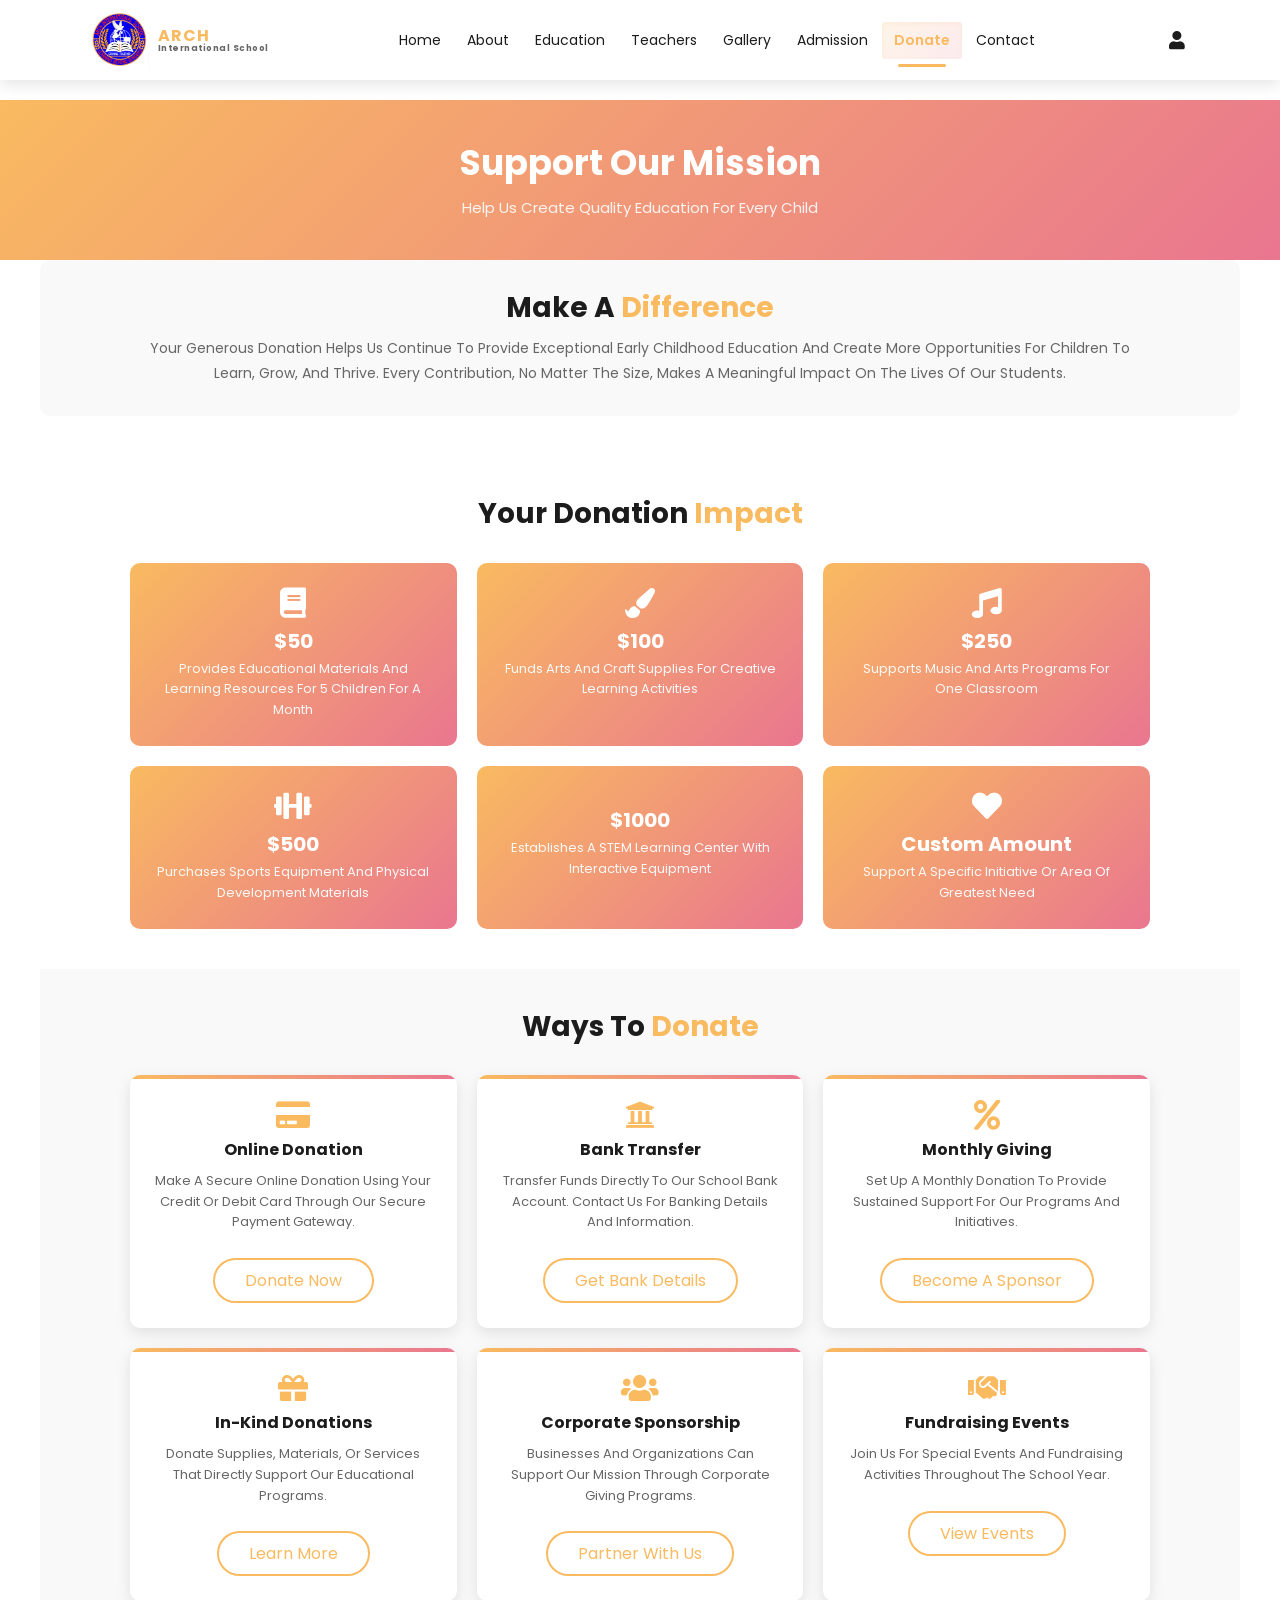
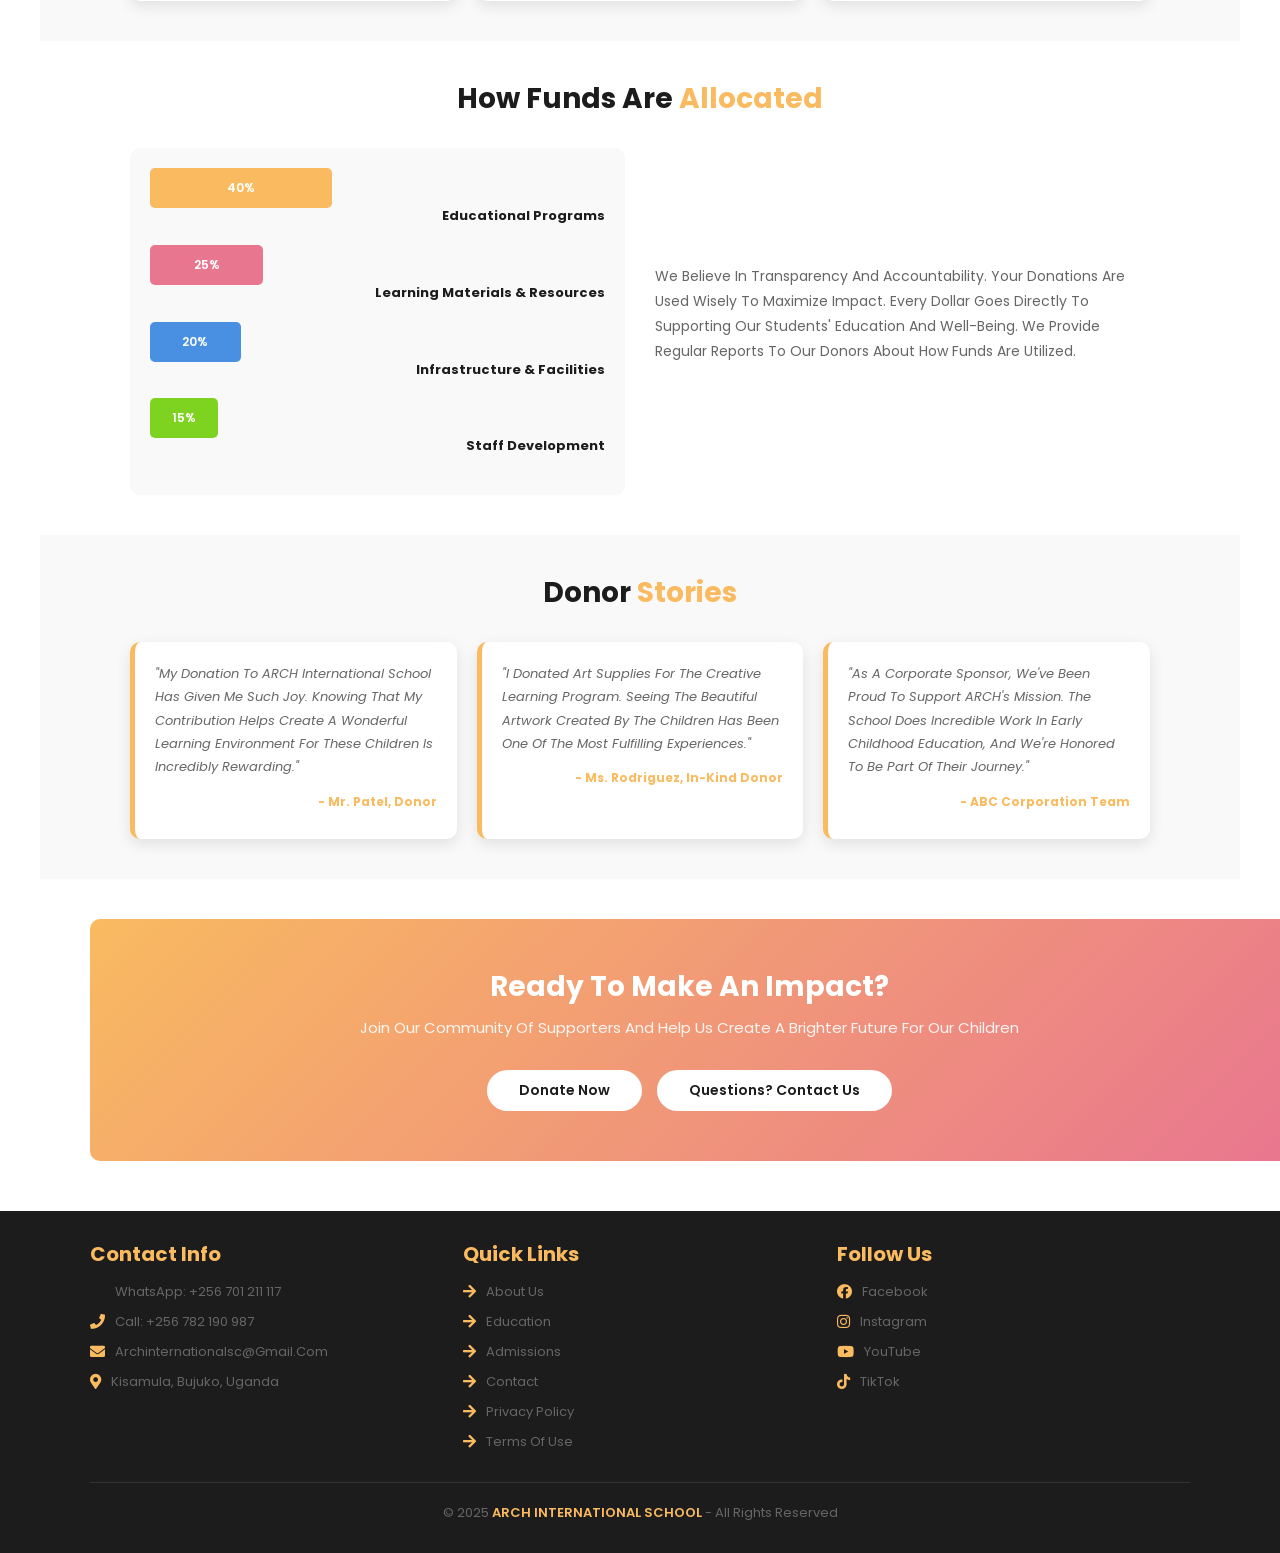
<file: donate.html>
<!DOCTYPE html>
<html lang="en-UG">
<head>
  <meta charset="UTF-8">
  <meta http-equiv="X-UA-Compatible" content="IE=edge">
  <meta name="viewport" content="width=device-width, initial-scale=1.0">
  <title>Support ARCH International School | Donate to Help Children Learn</title>
  <meta name="description" content="Support ARCH International School through donations that help us create a caring, inspiring, and well-equipped learning environment for children in Uganda.">
  <meta name="robots" content="index, follow, max-image-preview:large, max-snippet:-1, max-video-preview:-1">
  <meta name="author" content="ARCH International School">
  <meta name="theme-color" content="#f9ba60">
  <meta property="og:type" content="website">
  <meta property="og:locale" content="en_UG">
  <meta property="og:site_name" content="ARCH International School">
  <meta property="og:title" content="Support ARCH International School | Donate to Help Children Learn">
  <meta property="og:description" content="Help ARCH International School provide more opportunities, resources, and support for children through your donation.">
  <meta property="og:image" content="Arch-images/pic7.avif">
  <meta name="twitter:card" content="summary_large_image">
  <meta name="twitter:title" content="Support ARCH International School | Donate to Help Children Learn">
  <meta name="twitter:description" content="Help ARCH International School provide more opportunities, resources, and support for children through your donation.">
  <meta name="twitter:image" content="Arch-images/pic7.avif">
  <link rel="stylesheet" href="https://cdnjs.cloudflare.com/ajax/libs/font-awesome/5.15.4/css/all.min.css">
  <link rel="stylesheet" href="css/shared.css">
  <link rel="stylesheet" href="css/donate.css">
</head>
<body>
  <!--header section starts-->
  <header class="header">
    <a href="index.html" class="logo">
      <img src="Arch-images/Arch-badge.png" alt="Arch international School logo" class="logo-image">
      <div class="logo-text">
        <span class="school-name">ARCH</span>
        <span class="school-title">International School</span>
      </div>
    </a>
    <nav class="navbar">
      <a href="index.html">home</a>
      <a href="about.html">about</a>
      <a href="education.html">education</a>
      <a href="teacher.html">teachers</a>
      <a href="gallery.html">gallery</a>
      <a href="admission.html">admission</a>
      <a href="donate.html" class="active">donate</a>
      <a href="contact.html">contact</a>
    </nav>
    <div class="header-icons">
      <a href="#" id="login-btn"><i class="fas fa-user"></i></a>
      <a href="#" id="menu-btn"><i class="fas fa-bars"></i></a>
    </div>

    <form action="" class="login-form">
      <h3>login now</h3>
      <input type="email" placeholder="your email" class="box">
      <input type="password" placeholder="your password" class="box">
      <p>forgot your password <a href="#">click here</a></p>
      <input type="submit" value="login now" class="btn">
    </form>
  </header>
  <!--header section ends-->

  <!--page header starts-->
  <section class="page-header">
    <h1>Support Our Mission</h1>
    <p>Help us create quality education for every child</p>
  </section>
  <!--page header ends-->

  <!--donation intro starts-->
  <section class="donation-intro">
    <h2>Make a <span>Difference</span></h2>
    <p>Your generous donation helps us continue to provide exceptional early childhood education and create more opportunities for children to learn, grow, and thrive. Every contribution, no matter the size, makes a meaningful impact on the lives of our students.</p>
  </section>

  <!--impact section starts-->
  <section class="donation-impact">
    <h2>Your Donation <span>Impact</span></h2>
    <div class="impact-grid">
      <div class="impact-card">
        <i class="fas fa-book"></i>
        <h3>$50</h3>
        <p>Provides educational materials and learning resources for 5 children for a month</p>
      </div>
      <div class="impact-card">
        <i class="fas fa-paint-brush"></i>
        <h3>$100</h3>
        <p>Funds arts and craft supplies for creative learning activities</p>
      </div>
      <div class="impact-card">
        <i class="fas fa-music"></i>
        <h3>$250</h3>
        <p>Supports music and arts programs for one classroom</p>
      </div>
      <div class="impact-card">
        <i class="fas fa-dumbbell"></i>
        <h3>$500</h3>
        <p>Purchases sports equipment and physical development materials</p>
      </div>
      <div class="impact-card">
        <i class="fas fa-telescope"></i>
        <h3>$1000</h3>
        <p>Establishes a STEM learning center with interactive equipment</p>
      </div>
      <div class="impact-card">
        <i class="fas fa-heart"></i>
        <h3>Custom Amount</h3>
        <p>Support a specific initiative or area of greatest need</p>
      </div>
    </div>
  </section>

  <!--donation methods starts-->
  <section class="donation-methods">
    <h2>Ways to <span>Donate</span></h2>
    <div class="methods-container">
      <div class="method-card">
        <i class="fas fa-credit-card"></i>
        <h3>Online Donation</h3>
        <p>Make a secure online donation using your credit or debit card through our secure payment gateway.</p>
        <button class="btn">Donate Now</button>
      </div>

      <div class="method-card">
        <i class="fas fa-university"></i>
        <h3>Bank Transfer</h3>
        <p>Transfer funds directly to our school bank account. Contact us for banking details and information.</p>
        <a href="contact.html" class="btn">Get Bank Details</a>
      </div>

      <div class="method-card">
        <i class="fas fa-percent"></i>
        <h3>Monthly Giving</h3>
        <p>Set up a monthly donation to provide sustained support for our programs and initiatives.</p>
        <button class="btn">Become a Sponsor</button>
      </div>

      <div class="method-card">
        <i class="fas fa-gift"></i>
        <h3>In-Kind Donations</h3>
        <p>Donate supplies, materials, or services that directly support our educational programs.</p>
        <a href="contact.html" class="btn">Learn More</a>
      </div>

      <div class="method-card">
        <i class="fas fa-users"></i>
        <h3>Corporate Sponsorship</h3>
        <p>Businesses and organizations can support our mission through corporate giving programs.</p>
        <a href="contact.html" class="btn">Partner With Us</a>
      </div>

      <div class="method-card">
        <i class="fas fa-handshake"></i>
        <h3>Fundraising Events</h3>
        <p>Join us for special events and fundraising activities throughout the school year.</p>
        <a href="contact.html" class="btn">View Events</a>
      </div>
    </div>
  </section>

  <!--fund allocation starts-->
  <section class="fund-allocation">
    <h2>How Funds Are <span>Allocated</span></h2>
    <div class="allocation-content">
      <div class="allocation-chart">
        <div class="allocation-item">
          <div class="allocation-bar" style="width: 40%; background: var(--orange);">
            <span>40%</span>
          </div>
          <h4>Educational Programs</h4>
        </div>
        <div class="allocation-item">
          <div class="allocation-bar" style="width: 25%; background: var(--pink);">
            <span>25%</span>
          </div>
          <h4>Learning Materials & Resources</h4>
        </div>
        <div class="allocation-item">
          <div class="allocation-bar" style="width: 20%; background: #4a90e2;">
            <span>20%</span>
          </div>
          <h4>Infrastructure & Facilities</h4>
        </div>
        <div class="allocation-item">
          <div class="allocation-bar" style="width: 15%; background: #7ed321;">
            <span>15%</span>
          </div>
          <h4>Staff Development</h4>
        </div>
      </div>
      <div class="allocation-description">
        <p>We believe in transparency and accountability. Your donations are used wisely to maximize impact. Every dollar goes directly to supporting our students' education and well-being. We provide regular reports to our donors about how funds are utilized.</p>
      </div>
    </div>
  </section>

  <!--testimonials starts-->
  <section class="donation-testimonials">
    <h2>Donor <span>Stories</span></h2>
    <div class="testimonials-container">
      <div class="testimonial-card">
        <p>"My donation to ARCH International School has given me such joy. Knowing that my contribution helps create a wonderful learning environment for these children is incredibly rewarding."</p>
        <h4>- Mr. Patel, Donor</h4>
      </div>
      <div class="testimonial-card">
        <p>"I donated art supplies for the creative learning program. Seeing the beautiful artwork created by the children has been one of the most fulfilling experiences."</p>
        <h4>- Ms. Rodriguez, In-Kind Donor</h4>
      </div>
      <div class="testimonial-card">
        <p>"As a corporate sponsor, we've been proud to support ARCH's mission. The school does incredible work in early childhood education, and we're honored to be part of their journey."</p>
        <h4>- ABC Corporation Team</h4>
      </div>
    </div>
  </section>

  <!--cta section starts-->
  <section class="donation-cta">
    <h2>Ready to Make an Impact?</h2>
    <p>Join our community of supporters and help us create a brighter future for our children</p>
    <div class="cta-buttons">
      <button class="btn btn-primary">Donate Now</button>
      <a href="contact.html" class="btn btn-secondary">Questions? Contact Us</a>
    </div>
  </section>

  <!--footer section starts-->
  <footer class="footer">
    <div class="box-container">
      <div class="box">
        <h3>contact info</h3>
        <a href="https://wa.me/256701211117" target="_blank" rel="noopener noreferrer"><i class="fas fa-whatsapp"></i> WhatsApp: +256 701 211 117</a>
        <a href="tel:+256782190987"><i class="fas fa-phone"></i> Call: +256 782 190 987</a>
        <a href="mailto:archinternationalsc@gmail.com"><i class="fas fa-envelope"></i> archinternationalsc@gmail.com</a>
        <a href="https://maps.google.com/?q=89PR%2B6WX%2C+Lugyo%2C+Uganda" target="_blank" rel="noopener noreferrer"><i class="fas fa-map-marker-alt"></i> Kisamula, Bujuko, Uganda</a>
      </div>
      <div class="box">
        <h3>quick links</h3>
        <a href="about.html"><i class="fas fa-arrow-right"></i> About Us</a>
        <a href="education.html"><i class="fas fa-arrow-right"></i> Education</a>
        <a href="admission.html"><i class="fas fa-arrow-right"></i> Admissions</a>
        <a href="contact.html"><i class="fas fa-arrow-right"></i> Contact</a>
        <a href="privacy.html"><i class="fas fa-arrow-right"></i> Privacy Policy</a>
        <a href="terms.html"><i class="fas fa-arrow-right"></i> Terms of Use</a>
      </div>
      <div class="box">
        <h3>follow us</h3>
        <a href="#"><i class="fab fa-facebook"></i> Facebook</a>
        <a href="#"><i class="fab fa-instagram"></i> Instagram</a>
        <a href="#"><i class="fab fa-youtube"></i> YouTube</a>
        <a href="#"><i class="fab fa-tiktok"></i> TikTok</a>
      </div>
    </div>
    <div class="credit">
      &copy; 2025 <span>ARCH INTERNATIONAL SCHOOL</span> - All Rights Reserved
    </div>
  </footer>
  <!--footer section ends-->

  <script src="Arch.js"></script>
</body>
</html>
</file>
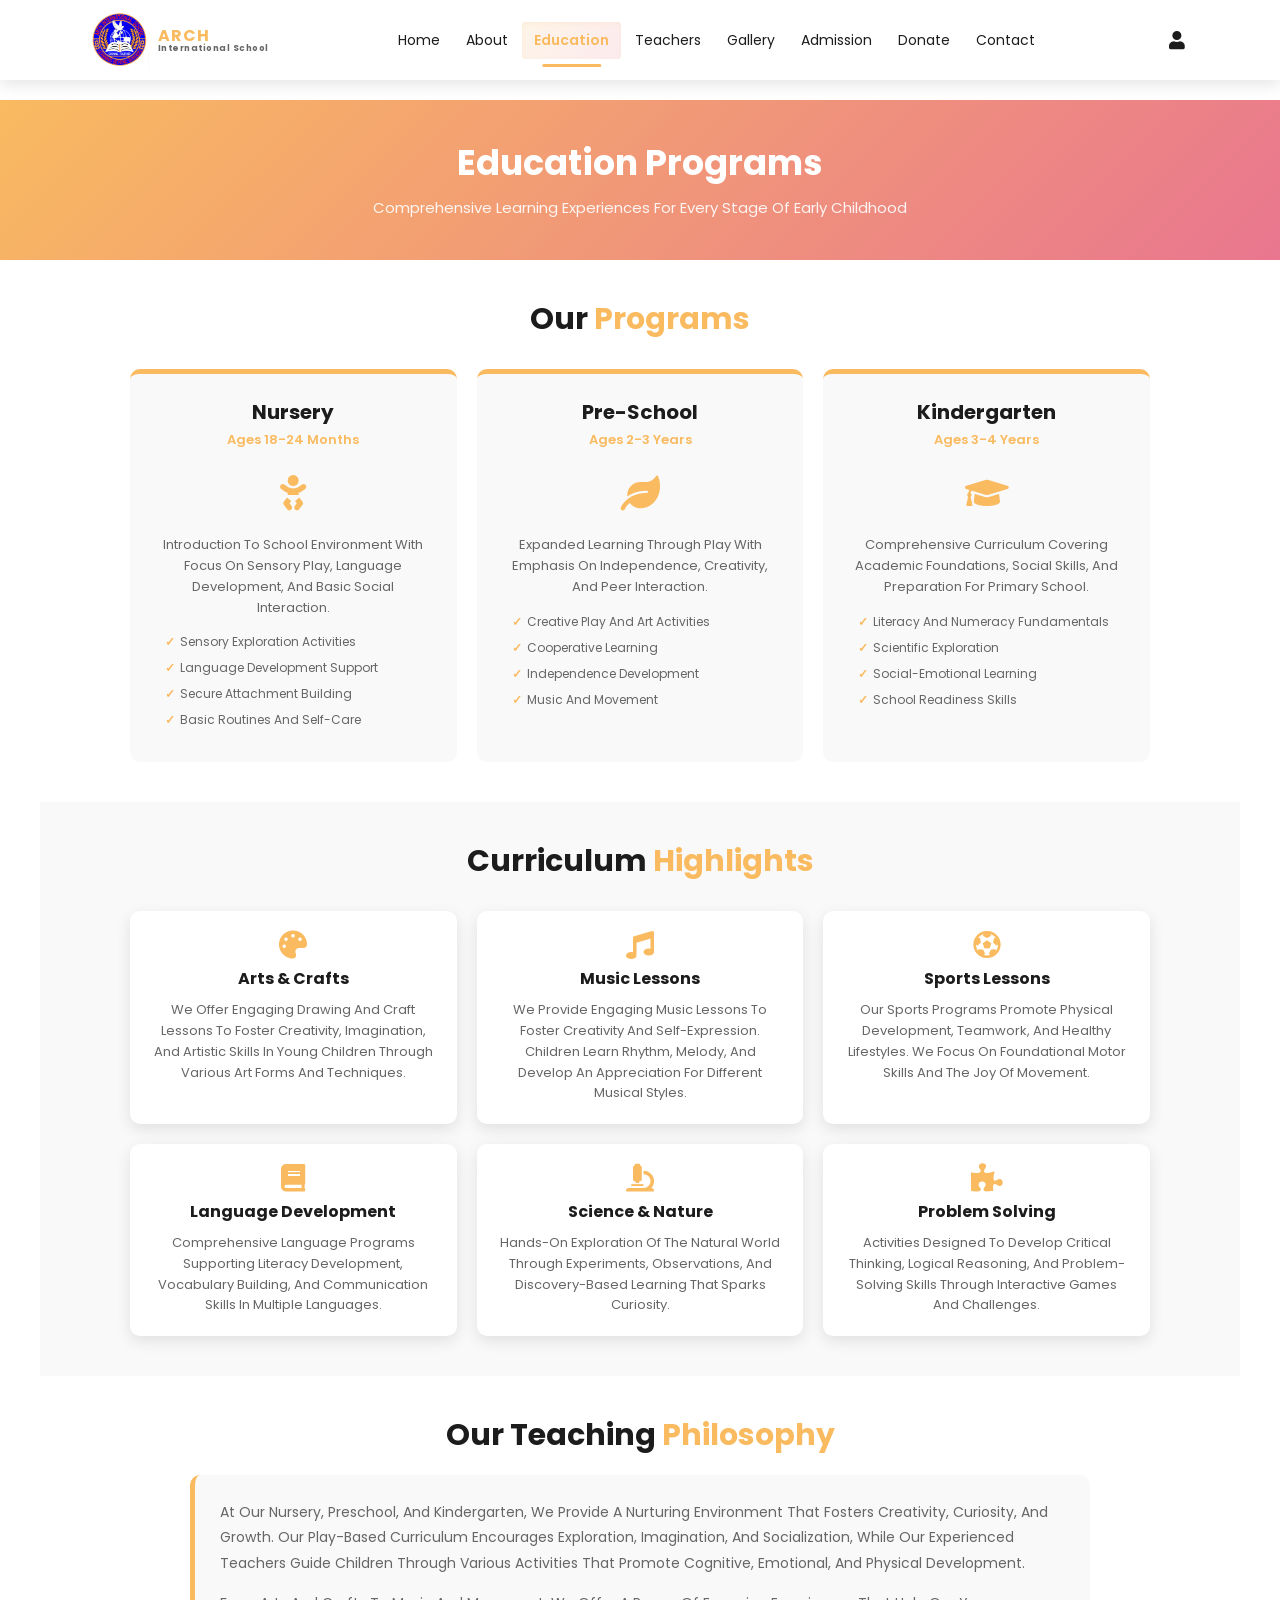
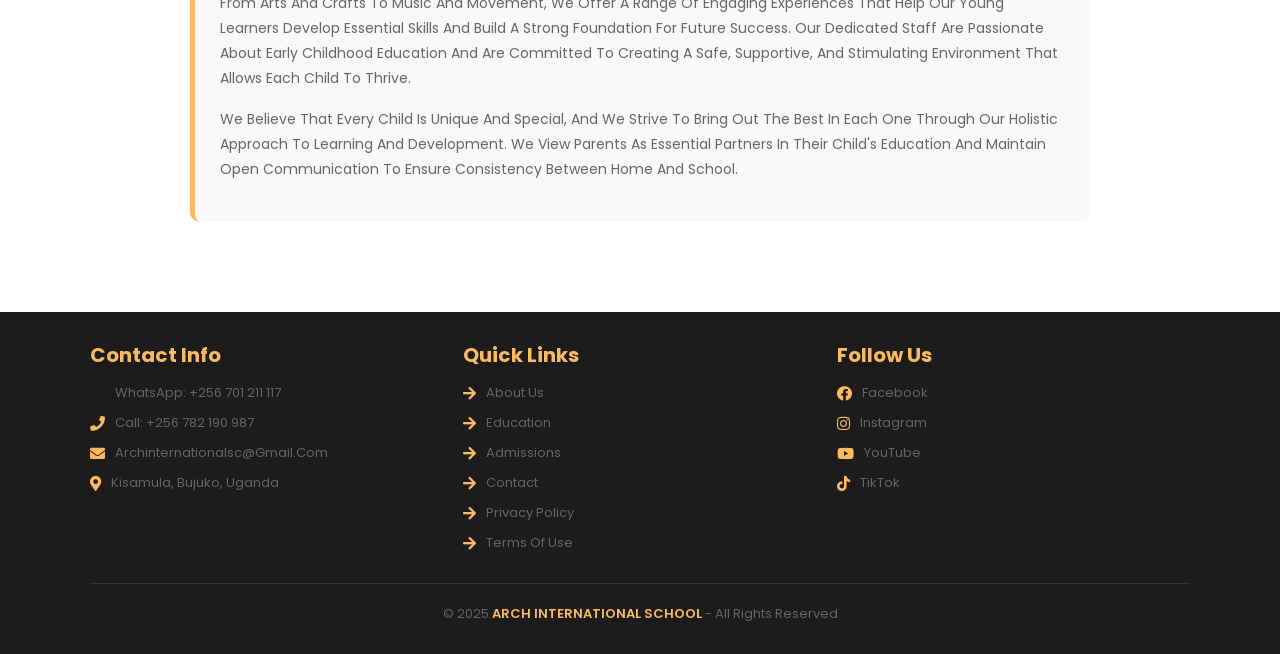
<file: education.html>
<!DOCTYPE html>
<html lang="en-UG">
<head>
  <meta charset="UTF-8">
  <meta http-equiv="X-UA-Compatible" content="IE=edge">
  <meta name="viewport" content="width=device-width, initial-scale=1.0">
  <title>Education Programs at ARCH International School | Learning Through Play and Growth</title>
  <meta name="description" content="Explore the education programs at ARCH International School, where children learn through guided play, creativity, care, and purposeful development.">
  <meta name="robots" content="index, follow, max-image-preview:large, max-snippet:-1, max-video-preview:-1">
  <meta name="author" content="ARCH International School">
  <meta name="theme-color" content="#f9ba60">
  <meta property="og:type" content="website">
  <meta property="og:locale" content="en_UG">
  <meta property="og:site_name" content="ARCH International School">
  <meta property="og:title" content="Education Programs at ARCH International School | Learning Through Play and Growth">
  <meta property="og:description" content="See how ARCH International School supports academic, social, and creative development through engaging education programs.">
  <meta property="og:image" content="Arch-images/pic4.avif">
  <meta name="twitter:card" content="summary_large_image">
  <meta name="twitter:title" content="Education Programs at ARCH International School | Learning Through Play and Growth">
  <meta name="twitter:description" content="See how ARCH International School supports academic, social, and creative development through engaging education programs.">
  <meta name="twitter:image" content="Arch-images/pic4.avif">
  <link rel="stylesheet" href="https://cdnjs.cloudflare.com/ajax/libs/font-awesome/5.15.4/css/all.min.css">
  <link rel="stylesheet" href="css/shared.css">
  <link rel="stylesheet" href="css/education.css">
</head>
<body>
  <!--header section starts-->
  <header class="header">
    <a href="index.html" class="logo">
      <img src="Arch-images/Arch-badge.png" alt="Arch international School logo" class="logo-image">
      <div class="logo-text">
        <span class="school-name">ARCH</span>
        <span class="school-title">International School</span>
      </div>
    </a>
    <nav class="navbar">
      <a href="index.html">home</a>
      <a href="about.html">about</a>
      <a href="education.html" class="active">education</a>
      <a href="teacher.html">teachers</a>
      <a href="gallery.html">gallery</a>
      <a href="admission.html">admission</a>
      <a href="donate.html">donate</a>
      <a href="contact.html">contact</a>
    </nav>
    <div class="header-icons">
      <a href="#" id="login-btn"><i class="fas fa-user"></i></a>
      <a href="#" id="menu-btn"><i class="fas fa-bars"></i></a>
    </div>

    <form action="" class="login-form">
      <h3>login now</h3>
      <input type="email" placeholder="your email" class="box">
      <input type="password" placeholder="your password" class="box">
      <p>forgot your password <a href="#">click here</a></p>
      <input type="submit" value="login now" class="btn">
    </form>
  </header>
  <!--header section ends-->

  <!--page header starts-->
  <section class="page-header">
    <h1>Education Programs</h1>
    <p>Comprehensive learning experiences for every stage of early childhood</p>
  </section>
  <!--page header ends-->

  <!--programs section starts-->
  <section class="programs">
    <h2>Our <span>Programs</span></h2>
    <div class="program-boxes">
      <div class="program-box">
        <h3>Nursery</h3>
        <p>Ages 18-24 Months</p>
        <i class="fas fa-baby"></i>
        <p class="description">Introduction to school environment with focus on sensory play, language development, and basic social interaction.</p>
        <ul>
          <li>Sensory exploration activities</li>
          <li>Language development support</li>
          <li>Secure attachment building</li>
          <li>Basic routines and self-care</li>
        </ul>
      </div>

      <div class="program-box">
        <h3>Pre-School</h3>
        <p>Ages 2-3 Years</p>
        <i class="fas fa-leaf"></i>
        <p class="description">Expanded learning through play with emphasis on independence, creativity, and peer interaction.</p>
        <ul>
          <li>Creative play and art activities</li>
          <li>Cooperative learning</li>
          <li>Independence development</li>
          <li>Music and movement</li>
        </ul>
      </div>

      <div class="program-box">
        <h3>Kindergarten</h3>
        <p>Ages 3-4 Years</p>
        <i class="fas fa-graduation-cap"></i>
        <p class="description">Comprehensive curriculum covering academic foundations, social skills, and preparation for primary school.</p>
        <ul>
          <li>Literacy and numeracy fundamentals</li>
          <li>Scientific exploration</li>
          <li>Social-emotional learning</li>
          <li>School readiness skills</li>
        </ul>
      </div>
    </div>
  </section>

  <!--curriculum highlights starts-->
  <section class="curriculum">
    <h2>Curriculum <span>Highlights</span></h2>
    <div class="curriculum-grid">
      <div class="curriculum-card">
        <i class="fas fa-palette"></i>
        <h3>Arts & Crafts</h3>
        <p>We offer engaging drawing and craft lessons to foster creativity, imagination, and artistic skills in young children through various art forms and techniques.</p>
      </div>

      <div class="curriculum-card">
        <i class="fas fa-music"></i>
        <h3>Music Lessons</h3>
        <p>We provide engaging music lessons to foster creativity and self-expression. Children learn rhythm, melody, and develop an appreciation for different musical styles.</p>
      </div>

      <div class="curriculum-card">
        <i class="fas fa-futbol"></i>
        <h3>Sports Lessons</h3>
        <p>Our sports programs promote physical development, teamwork, and healthy lifestyles. We focus on foundational motor skills and the joy of movement.</p>
      </div>

      <div class="curriculum-card">
        <i class="fas fa-book"></i>
        <h3>Language Development</h3>
        <p>Comprehensive language programs supporting literacy development, vocabulary building, and communication skills in multiple languages.</p>
      </div>

      <div class="curriculum-card">
        <i class="fas fa-microscope"></i>
        <h3>Science & Nature</h3>
        <p>Hands-on exploration of the natural world through experiments, observations, and discovery-based learning that sparks curiosity.</p>
      </div>

      <div class="curriculum-card">
        <i class="fas fa-puzzle-piece"></i>
        <h3>Problem Solving</h3>
        <p>Activities designed to develop critical thinking, logical reasoning, and problem-solving skills through interactive games and challenges.</p>
      </div>
    </div>
  </section>

  <!--teaching philosophy starts-->
  <section class="philosophy">
    <h2>Our Teaching <span>Philosophy</span></h2>
    <div class="philosophy-content">
      <p>At our nursery, preschool, and kindergarten, we provide a nurturing environment that fosters creativity, curiosity, and growth. Our play-based curriculum encourages exploration, imagination, and socialization, while our experienced teachers guide children through various activities that promote cognitive, emotional, and physical development.</p>
      <p>From arts and crafts to music and movement, we offer a range of engaging experiences that help our young learners develop essential skills and build a strong foundation for future success. Our dedicated staff are passionate about early childhood education and are committed to creating a safe, supportive, and stimulating environment that allows each child to thrive.</p>
      <p>We believe that every child is unique and special, and we strive to bring out the best in each one through our holistic approach to learning and development. We view parents as essential partners in their child's education and maintain open communication to ensure consistency between home and school.</p>
    </div>
  </section>

  <!--footer section starts-->
  <footer class="footer">
    <div class="box-container">
      <div class="box">
        <h3>contact info</h3>
        <a href="https://wa.me/256701211117" target="_blank" rel="noopener noreferrer"><i class="fas fa-whatsapp"></i> WhatsApp: +256 701 211 117</a>
        <a href="tel:+256782190987"><i class="fas fa-phone"></i> Call: +256 782 190 987</a>
        <a href="mailto:archinternationalsc@gmail.com"><i class="fas fa-envelope"></i> archinternationalsc@gmail.com</a>
        <a href="https://maps.google.com/?q=89PR%2B6WX%2C+Lugyo%2C+Uganda" target="_blank" rel="noopener noreferrer"><i class="fas fa-map-marker-alt"></i> Kisamula, Bujuko, Uganda</a>
      </div>
      <div class="box">
        <h3>quick links</h3>
        <a href="about.html"><i class="fas fa-arrow-right"></i> About Us</a>
        <a href="education.html"><i class="fas fa-arrow-right"></i> Education</a>
        <a href="admission.html"><i class="fas fa-arrow-right"></i> Admissions</a>
        <a href="contact.html"><i class="fas fa-arrow-right"></i> Contact</a>
        <a href="privacy.html"><i class="fas fa-arrow-right"></i> Privacy Policy</a>
        <a href="terms.html"><i class="fas fa-arrow-right"></i> Terms of Use</a>
      </div>
      <div class="box">
        <h3>follow us</h3>
        <a href="#"><i class="fab fa-facebook"></i> Facebook</a>
        <a href="#"><i class="fab fa-instagram"></i> Instagram</a>
        <a href="#"><i class="fab fa-youtube"></i> YouTube</a>
        <a href="#"><i class="fab fa-tiktok"></i> TikTok</a>
      </div>
    </div>
    <div class="credit">
      &copy; 2025 <span>ARCH INTERNATIONAL SCHOOL</span> - All Rights Reserved
    </div>
  </footer>
  <!--footer section ends-->

  <script src="Arch.js"></script>
</body>
</html>
</file>
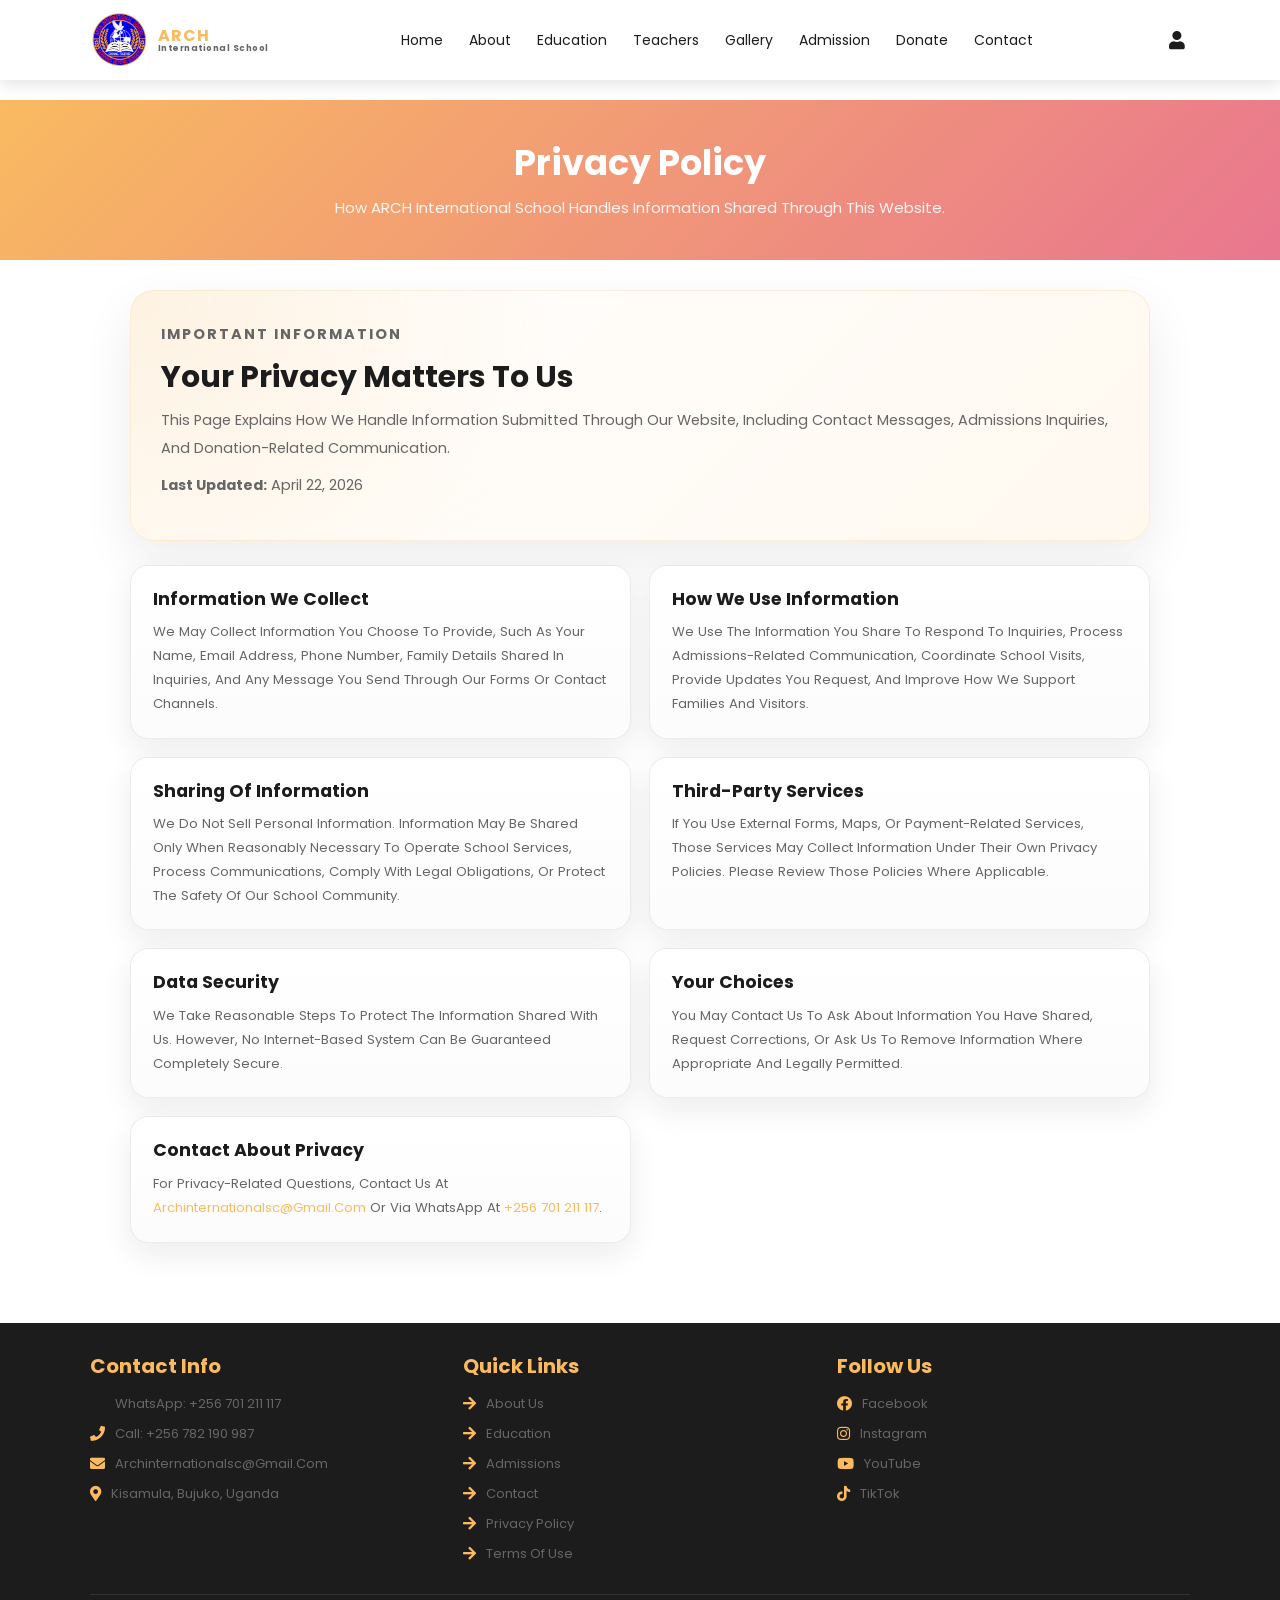
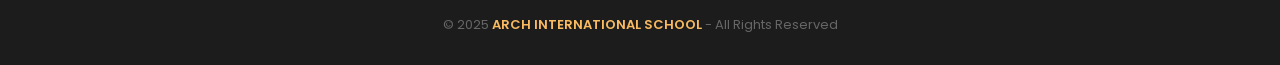
<file: privacy.html>
<!DOCTYPE html>
<html lang="en-UG">
<head>
  <meta charset="UTF-8">
  <meta http-equiv="X-UA-Compatible" content="IE=edge">
  <meta name="viewport" content="width=device-width, initial-scale=1.0">
  <title>Privacy Policy | ARCH International School</title>
  <meta name="description" content="Read the privacy policy for ARCH International School to understand how we handle website information, communications, and contact details.">
  <meta name="robots" content="index, follow, max-image-preview:large, max-snippet:-1, max-video-preview:-1">
  <meta name="author" content="ARCH International School">
  <meta name="theme-color" content="#f9ba60">
  <meta property="og:type" content="website">
  <meta property="og:locale" content="en_UG">
  <meta property="og:site_name" content="ARCH International School">
  <meta property="og:title" content="Privacy Policy | ARCH International School">
  <meta property="og:description" content="Review how ARCH International School handles website information, privacy, and communications.">
  <meta property="og:image" content="Arch-images/Arch-badge.png">
  <meta name="twitter:card" content="summary">
  <meta name="twitter:title" content="Privacy Policy | ARCH International School">
  <meta name="twitter:description" content="Review how ARCH International School handles website information, privacy, and communications.">
  <meta name="twitter:image" content="Arch-images/Arch-badge.png">
  <link rel="stylesheet" href="https://cdnjs.cloudflare.com/ajax/libs/font-awesome/5.15.4/css/all.min.css">
  <link rel="stylesheet" href="css/shared.css">
  <link rel="stylesheet" href="css/legal.css">
</head>
<body>
  <header class="header">
    <a href="index.html" class="logo">
      <img src="Arch-images/Arch-badge.png" alt="Arch international School logo" class="logo-image">
      <div class="logo-text">
        <span class="school-name">ARCH</span>
        <span class="school-title">International School</span>
      </div>
    </a>
    <nav class="navbar">
      <a href="index.html">home</a>
      <a href="about.html">about</a>
      <a href="education.html">education</a>
      <a href="teacher.html">teachers</a>
      <a href="gallery.html">gallery</a>
      <a href="admission.html">admission</a>
      <a href="donate.html">donate</a>
      <a href="contact.html">contact</a>
    </nav>
    <div class="header-icons">
      <a href="#" id="login-btn"><i class="fas fa-user"></i></a>
      <a href="#" id="menu-btn"><i class="fas fa-bars"></i></a>
    </div>
    <form action="" class="login-form">
      <h3>login now</h3>
      <input type="email" placeholder="your email" class="box">
      <input type="password" placeholder="your password" class="box">
      <p>forgot your password <a href="#">click here</a></p>
      <input type="submit" value="login now" class="btn">
    </form>
  </header>

  <section class="page-header">
    <h1>Privacy Policy</h1>
    <p>How ARCH International School handles information shared through this website.</p>
  </section>

  <section class="legal-page">
    <div class="legal-intro">
      <p class="eyebrow">Important Information</p>
      <h2>Your privacy matters to us</h2>
      <p>This page explains how we handle information submitted through our website, including contact messages, admissions inquiries, and donation-related communication.</p>
      <p><strong>Last updated:</strong> April 22, 2026</p>
    </div>

    <div class="legal-content">
      <article class="legal-card">
        <h3>Information We Collect</h3>
        <p>We may collect information you choose to provide, such as your name, email address, phone number, family details shared in inquiries, and any message you send through our forms or contact channels.</p>
      </article>
      <article class="legal-card">
        <h3>How We Use Information</h3>
        <p>We use the information you share to respond to inquiries, process admissions-related communication, coordinate school visits, provide updates you request, and improve how we support families and visitors.</p>
      </article>
      <article class="legal-card">
        <h3>Sharing of Information</h3>
        <p>We do not sell personal information. Information may be shared only when reasonably necessary to operate school services, process communications, comply with legal obligations, or protect the safety of our school community.</p>
      </article>
      <article class="legal-card">
        <h3>Third-Party Services</h3>
        <p>If you use external forms, maps, or payment-related services, those services may collect information under their own privacy policies. Please review those policies where applicable.</p>
      </article>
      <article class="legal-card">
        <h3>Data Security</h3>
        <p>We take reasonable steps to protect the information shared with us. However, no internet-based system can be guaranteed completely secure.</p>
      </article>
      <article class="legal-card">
        <h3>Your Choices</h3>
        <p>You may contact us to ask about information you have shared, request corrections, or ask us to remove information where appropriate and legally permitted.</p>
      </article>
      <article class="legal-card">
        <h3>Contact About Privacy</h3>
        <p>For privacy-related questions, contact us at <a href="mailto:archinternationalsc@gmail.com">archinternationalsc@gmail.com</a> or via WhatsApp at <a href="https://wa.me/256701211117" target="_blank" rel="noopener noreferrer">+256 701 211 117</a>.</p>
      </article>
    </div>
  </section>

  <footer class="footer">
    <div class="box-container">
      <div class="box">
        <h3>contact info</h3>
        <a href="https://wa.me/256701211117" target="_blank" rel="noopener noreferrer"><i class="fas fa-whatsapp"></i> WhatsApp: +256 701 211 117</a>
        <a href="tel:+256782190987"><i class="fas fa-phone"></i> Call: +256 782 190 987</a>
        <a href="mailto:archinternationalsc@gmail.com"><i class="fas fa-envelope"></i> archinternationalsc@gmail.com</a>
        <a href="https://maps.google.com/?q=89PR%2B6WX%2C+Lugyo%2C+Uganda" target="_blank" rel="noopener noreferrer"><i class="fas fa-map-marker-alt"></i> Kisamula, Bujuko, Uganda</a>
      </div>
      <div class="box">
        <h3>quick links</h3>
        <a href="about.html"><i class="fas fa-arrow-right"></i> About Us</a>
        <a href="education.html"><i class="fas fa-arrow-right"></i> Education</a>
        <a href="admission.html"><i class="fas fa-arrow-right"></i> Admissions</a>
        <a href="contact.html"><i class="fas fa-arrow-right"></i> Contact</a>
        <a href="privacy.html"><i class="fas fa-arrow-right"></i> Privacy Policy</a>
        <a href="terms.html"><i class="fas fa-arrow-right"></i> Terms of Use</a>
      </div>
      <div class="box">
        <h3>follow us</h3>
        <a href="#"><i class="fab fa-facebook"></i> Facebook</a>
        <a href="#"><i class="fab fa-instagram"></i> Instagram</a>
        <a href="#"><i class="fab fa-youtube"></i> YouTube</a>
        <a href="#"><i class="fab fa-tiktok"></i> TikTok</a>
      </div>
    </div>
    <div class="credit">
      &copy; 2025 <span>ARCH INTERNATIONAL SCHOOL</span> - All Rights Reserved
    </div>
  </footer>

  <script src="Arch.js"></script>
</body>
</html>
</file>
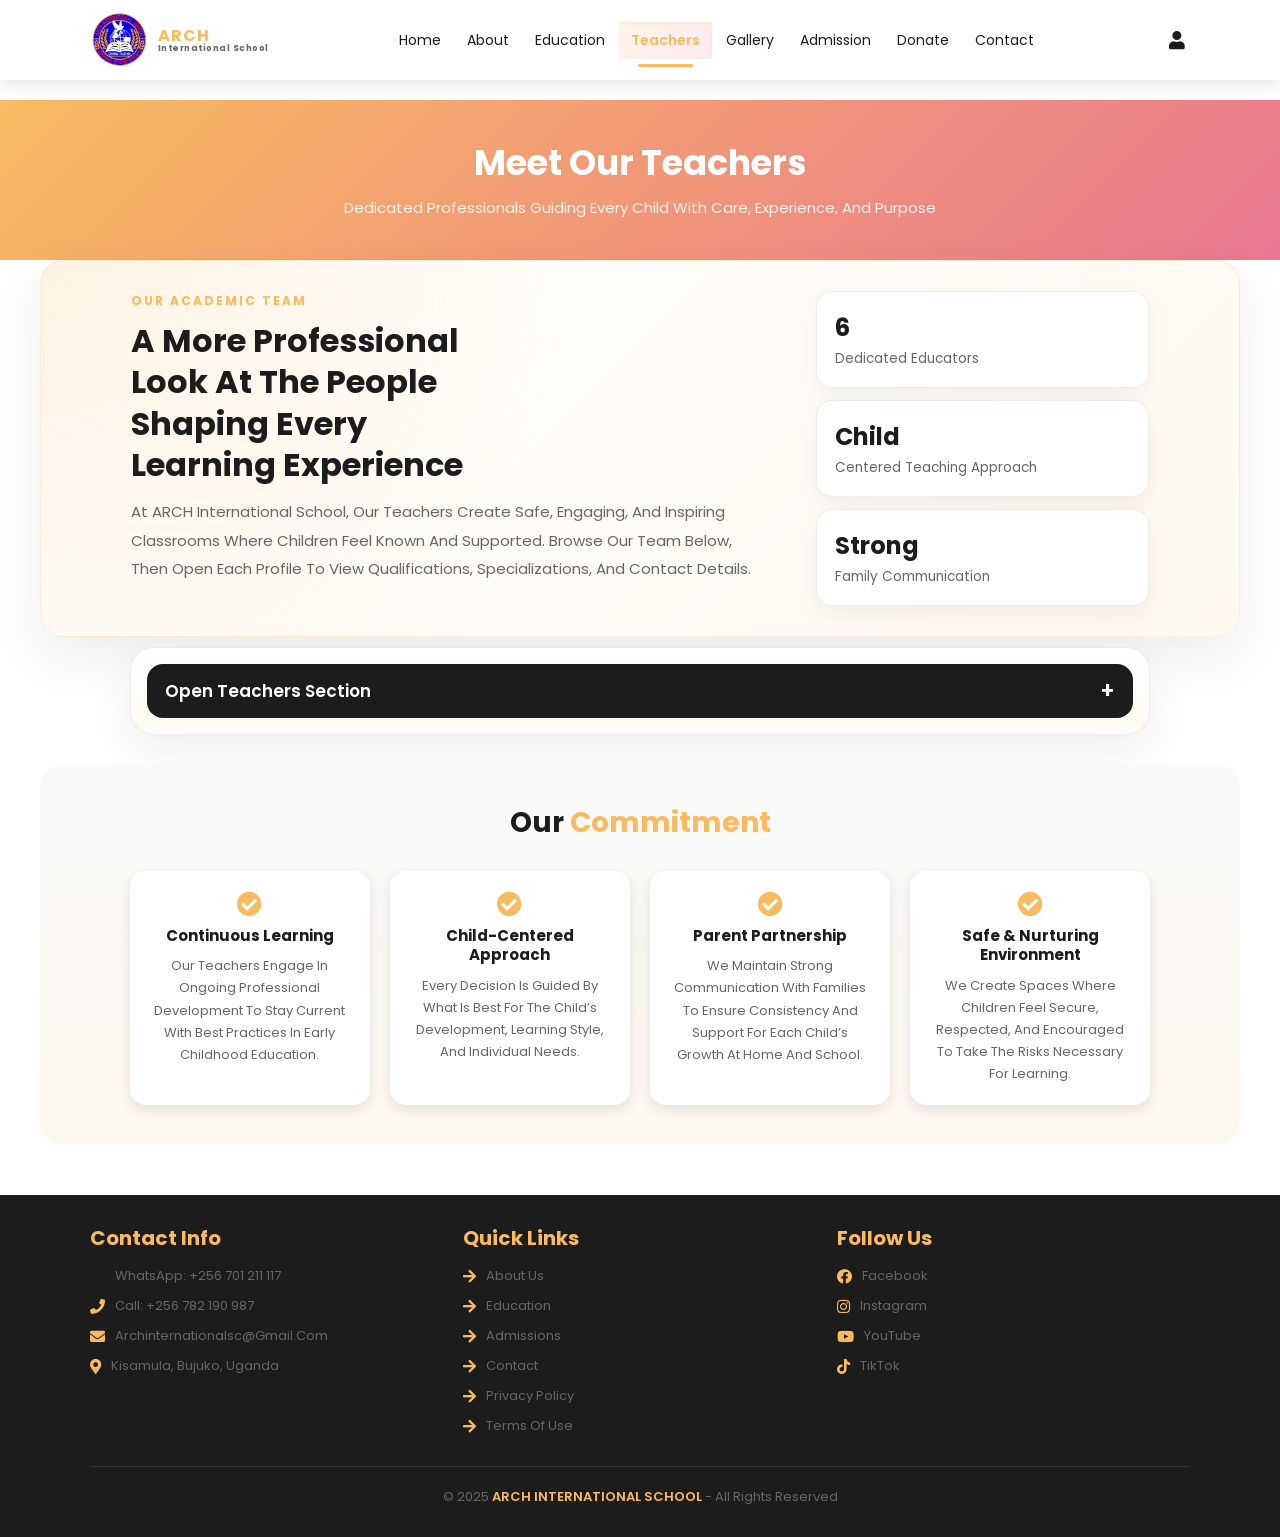
<file: teacher.html>
<!DOCTYPE html>
<html lang="en-UG">
<head>
  <meta charset="UTF-8">
  <meta http-equiv="X-UA-Compatible" content="IE=edge">
  <meta name="viewport" content="width=device-width, initial-scale=1.0">
  <title>Meet the Teachers at ARCH International School | Caring and Qualified Educators</title>
  <meta name="description" content="Meet the teachers at ARCH International School and learn about the caring educators who support children through engaging, child-centered learning.">
  <meta name="robots" content="index, follow, max-image-preview:large, max-snippet:-1, max-video-preview:-1">
  <meta name="author" content="ARCH International School">
  <meta name="theme-color" content="#f9ba60">
  <meta property="og:type" content="website">
  <meta property="og:locale" content="en_UG">
  <meta property="og:site_name" content="ARCH International School">
  <meta property="og:title" content="Meet the Teachers at ARCH International School | Caring and Qualified Educators">
  <meta property="og:description" content="Get to know the dedicated teachers who guide learning and help children thrive at ARCH International School.">
  <meta property="og:image" content="Arch-images/pic5.avif">
  <meta name="twitter:card" content="summary_large_image">
  <meta name="twitter:title" content="Meet the Teachers at ARCH International School | Caring and Qualified Educators">
  <meta name="twitter:description" content="Get to know the dedicated teachers who guide learning and help children thrive at ARCH International School.">
  <meta name="twitter:image" content="Arch-images/pic5.avif">
  <link rel="stylesheet" href="https://cdnjs.cloudflare.com/ajax/libs/font-awesome/5.15.4/css/all.min.css">
  <link rel="stylesheet" href="css/shared.css">
  <link rel="stylesheet" href="css/teacher.css">
</head>
<body>
  <!--header section starts-->
  <header class="header">
    <a href="index.html" class="logo">
      <img src="Arch-images/Arch-badge.png" alt="Arch international School logo" class="logo-image">
      <div class="logo-text">
        <span class="school-name">ARCH</span>
        <span class="school-title">International School</span>
      </div>
    </a>
    <nav class="navbar">
      <a href="index.html">home</a>
      <a href="about.html">about</a>
      <a href="education.html">education</a>
      <a href="teacher.html" class="active">teachers</a>
      <a href="gallery.html">gallery</a>
      <a href="admission.html">admission</a>
      <a href="donate.html">donate</a>
      <a href="contact.html">contact</a>
    </nav>
    <div class="header-icons">
      <a href="#" id="login-btn"><i class="fas fa-user"></i></a>
      <a href="#" id="menu-btn"><i class="fas fa-bars"></i></a>
    </div>

    <form action="" class="login-form">
      <h3>login now</h3>
      <input type="email" placeholder="your email" class="box">
      <input type="password" placeholder="your password" class="box">
      <p>forgot your password <a href="#">click here</a></p>
      <input type="submit" value="login now" class="btn">
    </form>
  </header>
  <!--header section ends-->

  <!--page header starts-->
  <section class="page-header">
    <h1>Meet Our Teachers</h1>
    <p>Dedicated professionals guiding every child with care, experience, and purpose</p>
  </section>
  <!--page header ends-->

  <!--teacher intro starts-->
  <section class="teacher-intro">
    <div class="teacher-intro-copy">
      <p class="eyebrow">Our Academic Team</p>
      <h2>A more professional look at the people shaping every learning experience</h2>
      <p>At ARCH International School, our teachers create safe, engaging, and inspiring classrooms where children feel known and supported. Browse our team below, then open each profile to view qualifications, specializations, and contact details.</p>
    </div>
    <div class="teacher-intro-highlights">
      <div class="highlight-card">
        <strong>6</strong>
        <span>Dedicated educators</span>
      </div>
      <div class="highlight-card">
        <strong>Child</strong>
        <span>Centered teaching approach</span>
      </div>
      <div class="highlight-card">
        <strong>Strong</strong>
        <span>Family communication</span>
      </div>
    </div>
  </section>

  <!--teachers section starts-->
  <section class="teachers-panel">
    <details class="teachers-toggle">
      <summary>Open teachers section</summary>
      <div class="teachers">
        <article class="teacher-card">
      <div class="teacher-card-top">
        <div class="teacher-image">
          <i class="fas fa-user-circle"></i>
        </div>
        <div class="teacher-summary">
          <span class="teacher-label">Lead Educator</span>
          <h3>Ms. Sarah Johnson</h3>
          <p class="position">Lead Teacher - Kindergarten</p>
          <p class="teacher-snippet">Guiding early learners through warm, structured, and creative classroom experiences.</p>
        </div>
      </div>
      <details class="teacher-details">
        <summary>View profile</summary>
        <div class="teacher-details-body">
          <div class="qualifications">
            <p><strong>Qualifications:</strong> B.Ed in Early Childhood Education, 8 years experience</p>
            <p><strong>Specialization:</strong> Language Development &amp; Creative Learning</p>
          </div>
          <p class="bio">Sarah brings warmth, creativity, and dedication to her classroom. She believes in creating an inclusive environment where every child feels valued and supported in their learning journey.</p>
          <div class="teacher-social">
            <a href="#" aria-label="Email Sarah Johnson"><i class="fas fa-envelope"></i></a>
            <a href="#" aria-label="Call Sarah Johnson"><i class="fas fa-phone-alt"></i></a>
          </div>
        </div>
      </details>
    </article>

    <article class="teacher-card">
      <div class="teacher-card-top">
        <div class="teacher-image">
          <i class="fas fa-user-circle"></i>
        </div>
        <div class="teacher-summary">
          <span class="teacher-label">Lead Educator</span>
          <h3>Mr. Michael Chen</h3>
          <p class="position">Lead Teacher - Pre-School</p>
          <p class="teacher-snippet">Designing energetic, discovery-based lessons that support each child’s growth.</p>
        </div>
      </div>
      <details class="teacher-details">
        <summary>View profile</summary>
        <div class="teacher-details-body">
          <div class="qualifications">
            <p><strong>Qualifications:</strong> B.Ed in Child Development, 6 years experience</p>
            <p><strong>Specialization:</strong> Physical Development &amp; STEM Learning</p>
          </div>
          <p class="bio">Michael creates dynamic learning experiences that encourage exploration and discovery. His background in child development guides his approach to supporting each child's unique needs.</p>
          <div class="teacher-social">
            <a href="#" aria-label="Email Michael Chen"><i class="fas fa-envelope"></i></a>
            <a href="#" aria-label="Call Michael Chen"><i class="fas fa-phone-alt"></i></a>
          </div>
        </div>
      </details>
    </article>

    <article class="teacher-card">
      <div class="teacher-card-top">
        <div class="teacher-image">
          <i class="fas fa-user-circle"></i>
        </div>
        <div class="teacher-summary">
          <span class="teacher-label">Lead Educator</span>
          <h3>Ms. Emma Williams</h3>
          <p class="position">Lead Teacher - Nursery</p>
          <p class="teacher-snippet">Supporting young children with gentle care, trust, and responsive teaching.</p>
        </div>
      </div>
      <details class="teacher-details">
        <summary>View profile</summary>
        <div class="teacher-details-body">
          <div class="qualifications">
            <p><strong>Qualifications:</strong> Diploma in Early Care &amp; Education, 5 years experience</p>
            <p><strong>Specialization:</strong> Infant Care &amp; Social-Emotional Development</p>
          </div>
          <p class="bio">Emma specializes in creating secure and loving environments for our youngest learners. She focuses on building trust and fostering healthy emotional development through gentle, responsive care.</p>
          <div class="teacher-social">
            <a href="#" aria-label="Email Emma Williams"><i class="fas fa-envelope"></i></a>
            <a href="#" aria-label="Call Emma Williams"><i class="fas fa-phone-alt"></i></a>
          </div>
        </div>
      </details>
    </article>

    <article class="teacher-card">
      <div class="teacher-card-top">
        <div class="teacher-image">
          <i class="fas fa-user-circle"></i>
        </div>
        <div class="teacher-summary">
          <span class="teacher-label">Creative Arts</span>
          <h3>Ms. Priya Sharma</h3>
          <p class="position">Music &amp; Arts Teacher</p>
          <p class="teacher-snippet">Building confidence and expression through music, movement, and visual arts.</p>
        </div>
      </div>
      <details class="teacher-details">
        <summary>View profile</summary>
        <div class="teacher-details-body">
          <div class="qualifications">
            <p><strong>Qualifications:</strong> M.Sc Music Education, 7 years experience</p>
            <p><strong>Specialization:</strong> Music, Arts &amp; Cultural Development</p>
          </div>
          <p class="bio">Priya brings artistic flair and cultural richness to our programs. She helps children express themselves through music and art while developing confidence and creative thinking.</p>
          <div class="teacher-social">
            <a href="#" aria-label="Email Priya Sharma"><i class="fas fa-envelope"></i></a>
            <a href="#" aria-label="Call Priya Sharma"><i class="fas fa-phone-alt"></i></a>
          </div>
        </div>
      </details>
    </article>

    <article class="teacher-card teacher-card-featured">
      <div class="teacher-card-top">
        <div class="teacher-image">
          <i class="fas fa-user-circle"></i>
        </div>
        <div class="teacher-summary">
          <span class="teacher-label">Sports &amp; Wellness</span>
          <h3>Coach Christopher Mugerwa</h3>
          <p class="position">Physical Education &amp; Sports Coach</p>
          <p class="teacher-snippet">Encouraging teamwork, confidence, and healthy movement through active play.</p>
        </div>
      </div>
      <details class="teacher-details">
        <summary>View profile</summary>
        <div class="teacher-details-body">
          <div class="qualifications">
            <p><strong>Qualifications:</strong> B.S in Physical Education, 6 years experience</p>
            <p><strong>Specialization:</strong> Motor Development &amp; Sports</p>
          </div>
          <p class="bio">Christopher creates fun and engaging physical activities that support gross and fine motor development. He emphasizes teamwork, health, and the joy of active play.</p>
          <div class="teacher-contact-list">
            <p><i class="fas fa-phone-alt"></i> 0773167457</p>
            <p><i class="fas fa-envelope"></i> christopherhertha@gmail.com</p>
          </div>
          <div class="teacher-social">
            <a href="mailto:christopherhertha@gmail.com" aria-label="Email Christopher Mugerwa"><i class="fas fa-envelope"></i></a>
            <a href="tel:0773167457" aria-label="Call Christopher Mugerwa"><i class="fas fa-phone-alt"></i></a>
          </div>
        </div>
      </details>
    </article>

    <article class="teacher-card">
      <div class="teacher-card-top">
        <div class="teacher-image">
          <i class="fas fa-user-circle"></i>
        </div>
        <div class="teacher-summary">
          <span class="teacher-label">School Leadership</span>
          <h3>Dr. Lisa Anderson</h3>
          <p class="position">School Director &amp; Curriculum Specialist</p>
          <p class="teacher-snippet">Providing leadership, curriculum direction, and a strong standard of excellence.</p>
        </div>
      </div>
      <details class="teacher-details">
        <summary>View profile</summary>
        <div class="teacher-details-body">
          <div class="qualifications">
            <p><strong>Qualifications:</strong> Ph.D in Early Childhood Education, 15 years experience</p>
            <p><strong>Specialization:</strong> Curriculum Design &amp; Child Psychology</p>
          </div>
          <p class="bio">As our director, Lisa oversees curriculum development and ensures our school maintains the highest educational standards. Her vision guides our commitment to excellence.</p>
          <div class="teacher-social">
            <a href="#" aria-label="Email Lisa Anderson"><i class="fas fa-envelope"></i></a>
            <a href="#" aria-label="Call Lisa Anderson"><i class="fas fa-phone-alt"></i></a>
          </div>
        </div>
      </details>
    </article>
      </div>
    </details>
  </section>

  <!--commitment section starts-->
  <section class="teacher-commitment">
    <h2>Our <span>Commitment</span></h2>
    <div class="commitment-items">
      <div class="commitment-item">
        <i class="fas fa-check-circle"></i>
        <h3>Continuous Learning</h3>
        <p>Our teachers engage in ongoing professional development to stay current with best practices in early childhood education.</p>
      </div>
      <div class="commitment-item">
        <i class="fas fa-check-circle"></i>
        <h3>Child-Centered Approach</h3>
        <p>Every decision is guided by what is best for the child’s development, learning style, and individual needs.</p>
      </div>
      <div class="commitment-item">
        <i class="fas fa-check-circle"></i>
        <h3>Parent Partnership</h3>
        <p>We maintain strong communication with families to ensure consistency and support for each child’s growth at home and school.</p>
      </div>
      <div class="commitment-item">
        <i class="fas fa-check-circle"></i>
        <h3>Safe &amp; Nurturing Environment</h3>
        <p>We create spaces where children feel secure, respected, and encouraged to take the risks necessary for learning.</p>
      </div>
    </div>
  </section>

  <!--footer section starts-->
  <footer class="footer">
    <div class="box-container">
      <div class="box">
        <h3>contact info</h3>
        <a href="https://wa.me/256701211117" target="_blank" rel="noopener noreferrer"><i class="fas fa-whatsapp"></i> WhatsApp: +256 701 211 117</a>
        <a href="tel:+256782190987"><i class="fas fa-phone"></i> Call: +256 782 190 987</a>
        <a href="mailto:archinternationalsc@gmail.com"><i class="fas fa-envelope"></i> archinternationalsc@gmail.com</a>
        <a href="https://maps.google.com/?q=89PR%2B6WX%2C+Lugyo%2C+Uganda" target="_blank" rel="noopener noreferrer"><i class="fas fa-map-marker-alt"></i> Kisamula, Bujuko, Uganda</a>
      </div>
      <div class="box">
        <h3>quick links</h3>
        <a href="about.html"><i class="fas fa-arrow-right"></i> About Us</a>
        <a href="education.html"><i class="fas fa-arrow-right"></i> Education</a>
        <a href="admission.html"><i class="fas fa-arrow-right"></i> Admissions</a>
        <a href="contact.html"><i class="fas fa-arrow-right"></i> Contact</a>
        <a href="privacy.html"><i class="fas fa-arrow-right"></i> Privacy Policy</a>
        <a href="terms.html"><i class="fas fa-arrow-right"></i> Terms of Use</a>
      </div>
      <div class="box">
        <h3>follow us</h3>
        <a href="#"><i class="fab fa-facebook"></i> Facebook</a>
        <a href="#"><i class="fab fa-instagram"></i> Instagram</a>
        <a href="#"><i class="fab fa-youtube"></i> YouTube</a>
        <a href="#"><i class="fab fa-tiktok"></i> TikTok</a>
      </div>
    </div>
    <div class="credit">
      &copy; 2025 <span>ARCH INTERNATIONAL SCHOOL</span> - All Rights Reserved
    </div>
  </footer>
  <!--footer section ends-->

  <script src="Arch.js"></script>
</body>
</html>
</file>
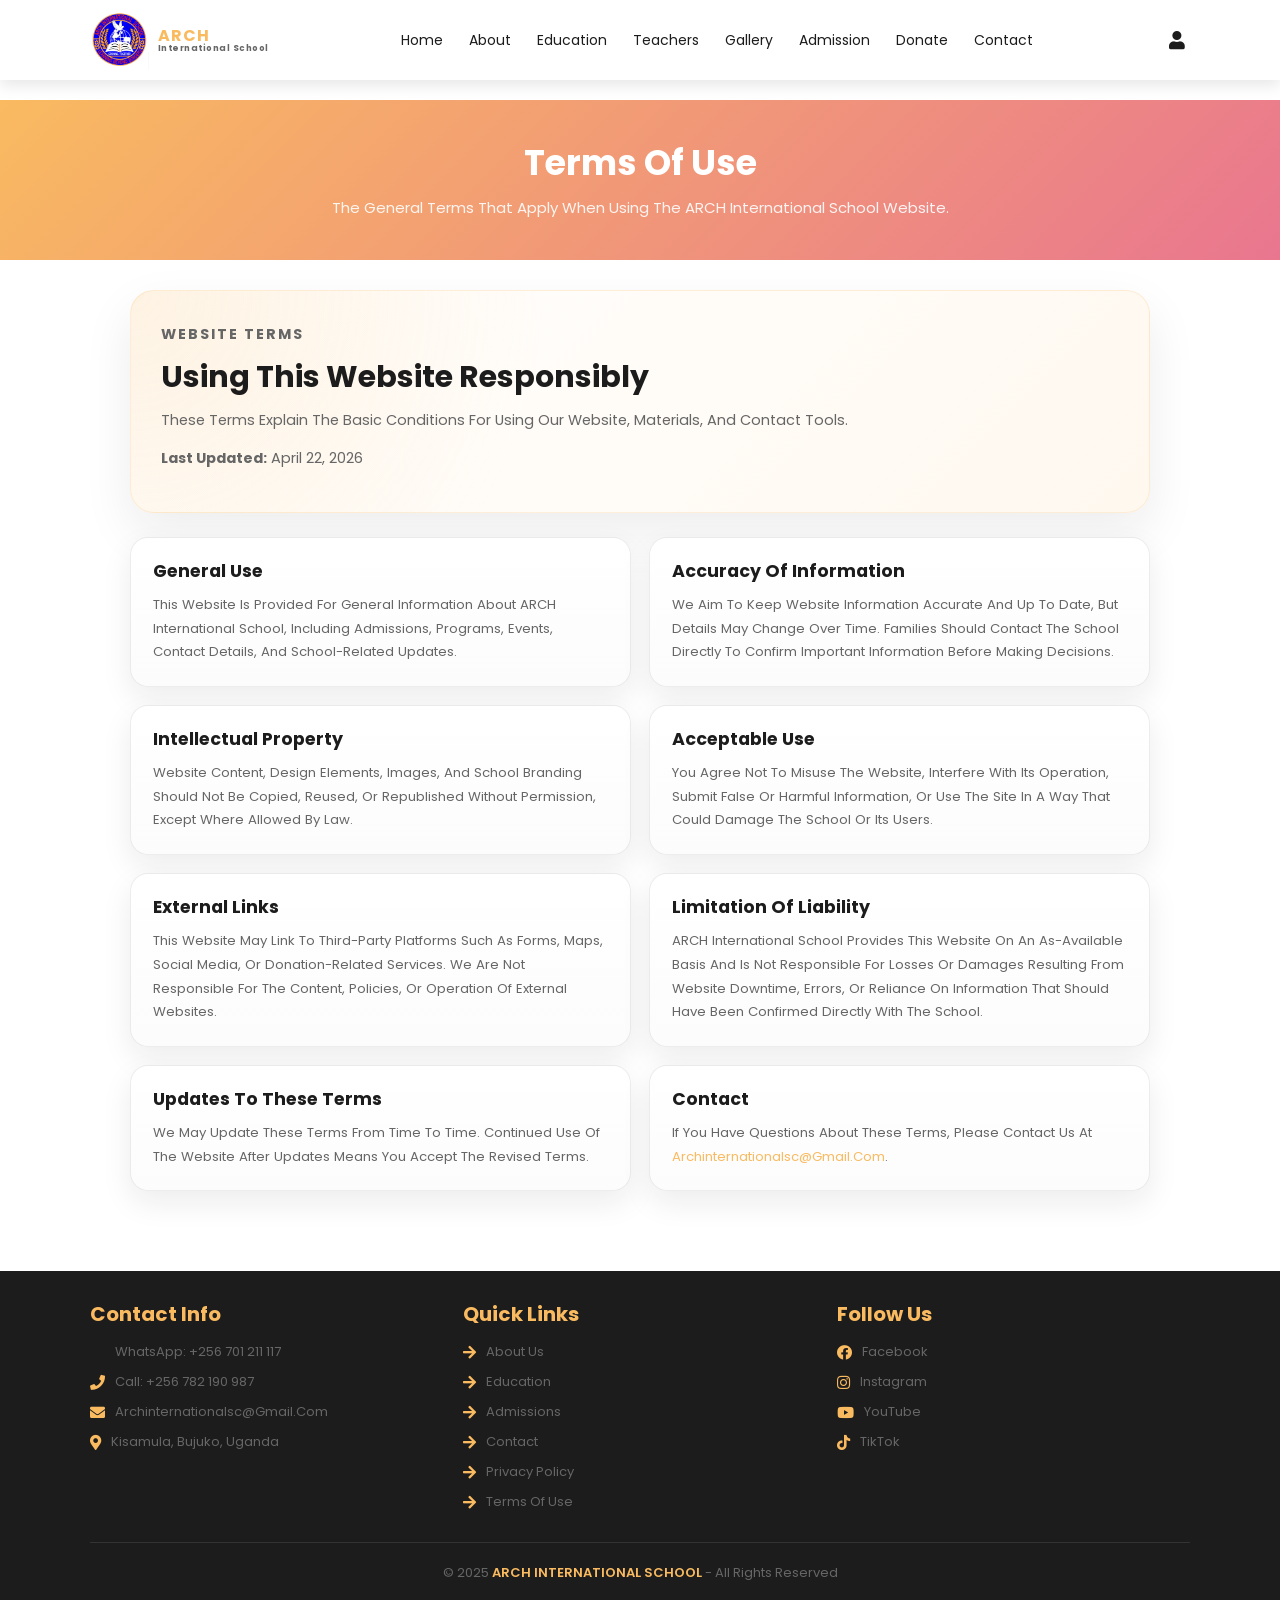
<file: terms.html>
<!DOCTYPE html>
<html lang="en-UG">
<head>
  <meta charset="UTF-8">
  <meta http-equiv="X-UA-Compatible" content="IE=edge">
  <meta name="viewport" content="width=device-width, initial-scale=1.0">
  <title>Terms of Use | ARCH International School</title>
  <meta name="description" content="Read the terms of use for the ARCH International School website, including website access, content use, and contact information.">
  <meta name="robots" content="index, follow, max-image-preview:large, max-snippet:-1, max-video-preview:-1">
  <meta name="author" content="ARCH International School">
  <meta name="theme-color" content="#f9ba60">
  <meta property="og:type" content="website">
  <meta property="og:locale" content="en_UG">
  <meta property="og:site_name" content="ARCH International School">
  <meta property="og:title" content="Terms of Use | ARCH International School">
  <meta property="og:description" content="Review the terms and website use conditions for ARCH International School.">
  <meta property="og:image" content="Arch-images/Arch-badge.png">
  <meta name="twitter:card" content="summary">
  <meta name="twitter:title" content="Terms of Use | ARCH International School">
  <meta name="twitter:description" content="Review the terms and website use conditions for ARCH International School.">
  <meta name="twitter:image" content="Arch-images/Arch-badge.png">
  <link rel="stylesheet" href="https://cdnjs.cloudflare.com/ajax/libs/font-awesome/5.15.4/css/all.min.css">
  <link rel="stylesheet" href="css/shared.css">
  <link rel="stylesheet" href="css/legal.css">
</head>
<body>
  <header class="header">
    <a href="index.html" class="logo">
      <img src="Arch-images/Arch-badge.png" alt="Arch international School logo" class="logo-image">
      <div class="logo-text">
        <span class="school-name">ARCH</span>
        <span class="school-title">International School</span>
      </div>
    </a>
    <nav class="navbar">
      <a href="index.html">home</a>
      <a href="about.html">about</a>
      <a href="education.html">education</a>
      <a href="teacher.html">teachers</a>
      <a href="gallery.html">gallery</a>
      <a href="admission.html">admission</a>
      <a href="donate.html">donate</a>
      <a href="contact.html">contact</a>
    </nav>
    <div class="header-icons">
      <a href="#" id="login-btn"><i class="fas fa-user"></i></a>
      <a href="#" id="menu-btn"><i class="fas fa-bars"></i></a>
    </div>
    <form action="" class="login-form">
      <h3>login now</h3>
      <input type="email" placeholder="your email" class="box">
      <input type="password" placeholder="your password" class="box">
      <p>forgot your password <a href="#">click here</a></p>
      <input type="submit" value="login now" class="btn">
    </form>
  </header>

  <section class="page-header">
    <h1>Terms of Use</h1>
    <p>The general terms that apply when using the ARCH International School website.</p>
  </section>

  <section class="legal-page">
    <div class="legal-intro">
      <p class="eyebrow">Website Terms</p>
      <h2>Using this website responsibly</h2>
      <p>These terms explain the basic conditions for using our website, materials, and contact tools.</p>
      <p><strong>Last updated:</strong> April 22, 2026</p>
    </div>

    <div class="legal-content">
      <article class="legal-card">
        <h3>General Use</h3>
        <p>This website is provided for general information about ARCH International School, including admissions, programs, events, contact details, and school-related updates.</p>
      </article>
      <article class="legal-card">
        <h3>Accuracy of Information</h3>
        <p>We aim to keep website information accurate and up to date, but details may change over time. Families should contact the school directly to confirm important information before making decisions.</p>
      </article>
      <article class="legal-card">
        <h3>Intellectual Property</h3>
        <p>Website content, design elements, images, and school branding should not be copied, reused, or republished without permission, except where allowed by law.</p>
      </article>
      <article class="legal-card">
        <h3>Acceptable Use</h3>
        <p>You agree not to misuse the website, interfere with its operation, submit false or harmful information, or use the site in a way that could damage the school or its users.</p>
      </article>
      <article class="legal-card">
        <h3>External Links</h3>
        <p>This website may link to third-party platforms such as forms, maps, social media, or donation-related services. We are not responsible for the content, policies, or operation of external websites.</p>
      </article>
      <article class="legal-card">
        <h3>Limitation of Liability</h3>
        <p>ARCH International School provides this website on an as-available basis and is not responsible for losses or damages resulting from website downtime, errors, or reliance on information that should have been confirmed directly with the school.</p>
      </article>
      <article class="legal-card">
        <h3>Updates to These Terms</h3>
        <p>We may update these terms from time to time. Continued use of the website after updates means you accept the revised terms.</p>
      </article>
      <article class="legal-card">
        <h3>Contact</h3>
        <p>If you have questions about these terms, please contact us at <a href="mailto:archinternationalsc@gmail.com">archinternationalsc@gmail.com</a>.</p>
      </article>
    </div>
  </section>

  <footer class="footer">
    <div class="box-container">
      <div class="box">
        <h3>contact info</h3>
        <a href="https://wa.me/256701211117" target="_blank" rel="noopener noreferrer"><i class="fas fa-whatsapp"></i> WhatsApp: +256 701 211 117</a>
        <a href="tel:+256782190987"><i class="fas fa-phone"></i> Call: +256 782 190 987</a>
        <a href="mailto:archinternationalsc@gmail.com"><i class="fas fa-envelope"></i> archinternationalsc@gmail.com</a>
        <a href="https://maps.google.com/?q=89PR%2B6WX%2C+Lugyo%2C+Uganda" target="_blank" rel="noopener noreferrer"><i class="fas fa-map-marker-alt"></i> Kisamula, Bujuko, Uganda</a>
      </div>
      <div class="box">
        <h3>quick links</h3>
        <a href="about.html"><i class="fas fa-arrow-right"></i> About Us</a>
        <a href="education.html"><i class="fas fa-arrow-right"></i> Education</a>
        <a href="admission.html"><i class="fas fa-arrow-right"></i> Admissions</a>
        <a href="contact.html"><i class="fas fa-arrow-right"></i> Contact</a>
        <a href="privacy.html"><i class="fas fa-arrow-right"></i> Privacy Policy</a>
        <a href="terms.html"><i class="fas fa-arrow-right"></i> Terms of Use</a>
      </div>
      <div class="box">
        <h3>follow us</h3>
        <a href="#"><i class="fab fa-facebook"></i> Facebook</a>
        <a href="#"><i class="fab fa-instagram"></i> Instagram</a>
        <a href="#"><i class="fab fa-youtube"></i> YouTube</a>
        <a href="#"><i class="fab fa-tiktok"></i> TikTok</a>
      </div>
    </div>
    <div class="credit">
      &copy; 2025 <span>ARCH INTERNATIONAL SCHOOL</span> - All Rights Reserved
    </div>
  </footer>

  <script src="Arch.js"></script>
</body>
</html>
</file>
<file: css/shared.css>
/* ============================================
   SHARED STYLES - Header, Footer, Common Elements
   ============================================ */

@import url('https://fonts.googleapis.com/css2?family=Poppins:wght@100;300;400;500;600;700&display=swap');

:root {
  --orange: #f9ba60;
  --pink: #e9768f;
  --black: #1d1c1c;
  --white: #fff;
  --light-color: #666;
  --light-bg: #f9f9f9;
  --box-shadow: 0 .5rem 1.5rem rgba(0, 0, 0, .1);
  --dark-shadow: 0 1rem 2rem rgba(0, 0, 0, .15);
}

* {
  font-family: 'Poppins', sans-serif;
  margin: 0;
  padding: 0;
  box-sizing: border-box;
  outline: none;
  border: none;
  text-decoration: none;
  text-transform: capitalize;
  transition: all .2s linear;
}

html {
  font-size: 62.5%;
  overflow-x: hidden;
  scroll-behavior: smooth;
}

body {
  background-color: var(--white);
}

section {
  padding: 3rem 7%;
  margin: 0 auto;
  max-width: 1400px;
  width: 100%;
}

section:not(.page-header) {
  max-width: 1200px;
}

h1, h2, h3, h4, h5, h6 {
  line-height: 1.3;
  margin-bottom: 1rem;
}

p {
  line-height: 1.6;
}

/* ============================================
   BUTTONS
   ============================================ */

.btn {
  font-size: 1.6rem;
  margin-top: 1rem;
  display: inline-block;
  padding: 0.8rem 3rem;
  border-radius: 5rem;
  border: .2rem solid var(--orange);
  color: var(--orange);
  background: none;
  cursor: pointer;
  text-transform: capitalize;
  transition: all .3s ease;
}

.btn:hover {
  background: var(--orange);
  color: var(--white);
  transform: translateY(-2px);
  box-shadow: var(--box-shadow);
}

.btn-primary {
  background: var(--orange);
  color: var(--white);
  border-color: var(--orange);
}

.btn-primary:hover {
  background: var(--black);
  border-color: var(--black);
  transform: translateY(-3px);
}

.btn-secondary {
  border-color: var(--black);
  color: var(--black);
}

.btn-secondary:hover {
  background: var(--black);
  color: var(--white);
}

/* ============================================
   HEADER & NAVBAR
   ============================================ */

.header {
  position: fixed;
  top: 0;
  left: 0;
  right: 0;
  z-index: 1000;
  display: flex;
  align-items: center;
  justify-content: space-between;
  padding: 1rem 7%;
  background: var(--white);
  box-shadow: var(--box-shadow);
  height: auto;
}

.header .logo {
  font-size: 2rem;
  font-weight: 700;
  color: var(--black);
  display: flex;
  align-items: center;
  gap: 0.8rem;
  cursor: pointer;
  transition: all .3s ease;
  flex-shrink: 0;
  min-width: fit-content;
}

.header .logo:hover {
  color: var(--orange);
  transform: translateX(3px);
}

.header .logo-image {
  height: 60px;
  width: 60px;
  object-fit: contain;
  transition: all .3s ease;
}

.header .logo:hover .logo-image {
  transform: scale(1.05);
}

.logo-text {
  display: flex;
  flex-direction: column;
  line-height: 1.1;
}

.school-name {
  font-size: 1.6rem;
  font-weight: 700;
  color: var(--orange);
  letter-spacing: 1px;
}

.school-title {
  font-size: 0.85rem;
  color: var(--light-color);
  letter-spacing: 0.5px;
}

.navbar {
  display: flex;
  gap: 0.2rem;
  align-items: center;
  margin: 0 auto;
  flex: 1;
  justify-content: center;
}

.navbar a {
  font-size: 1.4rem;
  color: var(--black);
  transition: all .3s ease;
  position: relative;
  padding: 0.8rem 1.2rem;
  border-radius: 0.3rem;
  white-space: nowrap;
}

.navbar a:hover {
  color: var(--orange);
  background: rgba(249, 186, 96, 0.1);
}

.navbar a.active {
  color: var(--orange);
  background: linear-gradient(135deg, rgba(249, 186, 96, 0.15), rgba(233, 118, 143, 0.15));
  font-weight: 600;
  box-shadow: inset 0 2px 5px rgba(249, 186, 96, 0.1);
}

.navbar a.active::after {
  content: '';
  position: absolute;
  bottom: -8px;
  left: 50%;
  transform: translateX(-50%);
  width: 60%;
  height: 3px;
  background: var(--orange);
  border-radius: 2px;
}

.header-icons {
  display: flex;
  gap: 1.2rem;
  align-items: center;
  flex-shrink: 0;
}

.header-icons a {
  font-size: 1.8rem;
  color: var(--black);
  transition: all .3s ease;
  padding: 0.5rem;
  border-radius: 0.5rem;
  display: flex;
  align-items: center;
  justify-content: center;
}

.header-icons a:hover {
  color: var(--white);
  background: var(--orange);
  transform: scale(1.1);
}

#menu-btn {
  display: none;
  cursor: pointer;
}

.login-form {
  position: fixed;
  top: 0;
  right: -120%;
  width: 35rem;
  background: var(--white);
  padding: 2rem;
  text-align: center;
  border-radius: .5rem;
  box-shadow: var(--dark-shadow);
  z-index: 10000;
  transition: right .3s cubic-bezier(0.68, -0.55, 0.265, 1.55);
}

.login-form.active {
  right: 0;
}

.login-form h3 {
  font-size: 2rem;
  text-transform: uppercase;
  margin-bottom: 1rem;
  color: var(--black);
}

.login-form .box {
  width: 100%;
  margin: 1rem 0;
  background: var(--light-bg);
  border-radius: .5rem;
  padding: 1rem;
  font-size: 1.3rem;
  color: var(--black);
}

.login-form p {
  font-size: 1.2rem;
  color: var(--light-color);
  margin: 1rem 0;
}

.login-form p a {
  color: var(--orange);
  cursor: pointer;
}


/* ============================================
   PAGE HEADER
   ============================================ */

.page-header {
  margin-top: 100px;
  padding: 4rem 7%;
  background: linear-gradient(135deg, var(--orange) 0%, var(--pink) 100%);
  color: var(--white);
  text-align: center;
}

.page-header h1 {
  font-size: 3.5rem;
  margin-bottom: 1rem;
  font-weight: 700;
}

.page-header p {
  font-size: 1.5rem;
  opacity: 0.9;
}

/* ============================================
   FOOTER
   ============================================ */

.footer {
  background: var(--black);
  color: var(--white);
  padding: 3rem 7%;
  margin-top: 5rem;
}

.box-container {
  display: grid;
  grid-template-columns: repeat(auto-fit, minmax(25rem, 1fr));
  gap: 2rem;
  margin-bottom: 2rem;
}

.box h3 {
  font-size: 2rem;
  margin-bottom: 1.5rem;
  color: var(--orange);
}

.box a {
  display: flex;
  gap: 1rem;
  align-items: center;
  font-size: 1.3rem;
  color: var(--light-color);
  margin-bottom: 1rem;
  transition: all .3s ease;
}

.box a:hover {
  color: var(--orange);
  transform: translateX(5px);
}

.box a i {
  color: var(--orange);
  font-size: 1.5rem;
}

.credit {
  text-align: center;
  border-top: 1px solid rgba(255, 255, 255, .1);
  padding-top: 2rem;
  font-size: 1.3rem;
  color: var(--light-color);
}

.credit span {
  color: var(--orange);
  font-weight: 600;
}

/* ============================================
   RESPONSIVE DESIGN
   ============================================ */

@media (max-width: 1024px) {
  .navbar {
    gap: 0.5rem;
  }

  .navbar a {
    padding: 0.7rem 0.9rem;
    font-size: 1.3rem;
  }

  .header {
    padding: 0.8rem 5%;
  }

  section {
    padding: 2.5rem 5%;
  }

  .page-header {
    padding: 3rem 5% !important;
  }
}

@media (max-width: 768px) {
  html {
    font-size: 55%;
  }

  section {
    padding: 2rem 5%;
  }

  .header {
    padding: 1rem 5%;
    flex-wrap: wrap;
    height: auto;
  }

  .header .logo-image {
    height: 50px;
    width: 50px;
  }

  .school-name {
    font-size: 1.4rem;
  }

  .school-title {
    font-size: 0.75rem;
  }

  .navbar {
    position: fixed;
    top: 80px;
    right: -120%;
    width: 100%;
    background: var(--white);
    flex-direction: column;
    gap: 0.5rem;
    padding: 1.5rem 5%;
    box-shadow: var(--box-shadow);
    transition: right .3s cubic-bezier(0.68, -0.55, 0.265, 1.55);
    z-index: 999;
    display: flex;
    max-height: calc(100vh - 80px);
    overflow-y: auto;
  }

  .navbar.active {
    right: 0;
  }

  .navbar a {
    padding: 1rem;
    font-size: 1.4rem;
    width: 100%;
    text-align: left;
    border-radius: 0.5rem;
  }

  .navbar a.active::after {
    display: none;
  }

  .header-icons {
    gap: 1rem;
    order: 2;
    width: 100%;
    justify-content: flex-end;
  }

  #menu-btn {
    display: flex;
    align-items: center;
    justify-content: center;
  }

  .page-header {
    margin-top: 80px;
    padding: 2rem 5%;
  }

  .page-header h1 {
    font-size: 2.2rem;
  }

  .page-header p {
    font-size: 1.2rem;
  }

  .login-form {
    width: 100%;
    right: -100%;
    border-radius: 0;
  }

  .btn {
    padding: 0.7rem 2rem;
    font-size: 1.3rem;
  }

  .box-container {
    grid-template-columns: repeat(auto-fit, minmax(200px, 1fr));
  }
}

@media (max-width: 480px) {
  html {
    font-size: 50%;
  }

  section {
    padding: 1.5rem 5%;
  }

  .header {
    padding: 0.8rem 4%;
  }

  .header .logo {
    gap: 0.5rem;
  }

  .header .logo-image {
    height: 45px;
    width: 45px;
  }

  .school-name {
    font-size: 1.2rem;
  }

  .school-title {
    font-size: 0.7rem;
  }

  .header-icons {
    gap: 0.8rem;
  }

  .header-icons a {
    font-size: 1.5rem;
  }

  .navbar {
    top: 70px;
    padding: 1rem 4%;
  }

  .page-header {
    margin-top: 70px;
    padding: 1.5rem 4%;
  }

  .page-header h1 {
    font-size: 1.8rem;
  }

  .page-header p {
    font-size: 1rem;
  }

  .box-container {
    grid-template-columns: 1fr;
  }

  .credit {
    font-size: 1.2rem;
  }

  .btn {
    padding: 0.6rem 1.5rem;
    font-size: 1.2rem;
  }
}
</file>
<file: css/home.css>
/* ============================================
   HOME PAGE STYLES
   ============================================ */

.eyebrow {
  font-size: 1.2rem;
  letter-spacing: 0.2rem;
  text-transform: uppercase;
  color: var(--orange);
  font-weight: 700;
  margin-bottom: 1rem;
}

.section-heading {
  display: flex;
  align-items: end;
  justify-content: space-between;
  gap: 2rem;
  margin-bottom: 2.6rem;
}

.section-heading h2 {
  font-size: 3rem;
  color: var(--black);
  margin-bottom: 0;
  max-width: 15ch;
}

.section-note {
  max-width: 44rem;
  font-size: 1.4rem;
  color: var(--light-color);
}

/* ============================================
   HERO SECTION
   ============================================ */

.home {
  display: grid;
  grid-template-columns: minmax(0, 1.1fr) minmax(320px, 0.9fr);
  align-items: center;
  gap: 3rem;
  padding-top: 14rem !important;
  padding-bottom: 5rem !important;
  min-height: 100vh;
  position: relative;
}

.home::before {
  content: "";
  position: absolute;
  inset: 8rem 0 auto;
  height: 42rem;
  background:
    radial-gradient(circle at top left, rgba(249, 186, 96, 0.2), transparent 36%),
    radial-gradient(circle at top right, rgba(233, 118, 143, 0.16), transparent 32%);
  pointer-events: none;
}

.home .content,
.image-panel {
  position: relative;
  z-index: 1;
}

.home .content h1 {
  font-size: clamp(3.8rem, 6vw, 6rem);
  color: var(--black);
  margin-bottom: 1.4rem;
  line-height: 1.08;
  max-width: 12ch;
}

.hero-copy {
  font-size: 1.55rem;
  color: var(--light-color);
  margin-bottom: 2.2rem;
  line-height: 1.9;
  max-width: 60rem;
}

.hero-actions {
  display: flex;
  gap: 1.2rem;
  flex-wrap: wrap;
  margin-bottom: 2.4rem;
}

.hero-highlights {
  display: grid;
  grid-template-columns: repeat(3, 1fr);
  gap: 1rem;
}

.highlight-pill {
  background: rgba(255, 255, 255, 0.92);
  border: 1px solid rgba(29, 28, 28, 0.08);
  border-radius: 1.6rem;
  padding: 1.4rem;
  box-shadow: 0 1rem 2.5rem rgba(29, 28, 28, 0.06);
}

.highlight-pill strong {
  display: block;
  font-size: 1.45rem;
  color: var(--black);
  margin-bottom: 0.4rem;
}

.highlight-pill span {
  font-size: 1.2rem;
  color: var(--light-color);
  line-height: 1.6;
}

.image-panel {
  display: grid;
  gap: 1.4rem;
}

.image-card {
  background: linear-gradient(180deg, #ffffff 0%, #fffaf2 100%);
  padding: 1.2rem;
  border-radius: 2.4rem;
  box-shadow: 0 2rem 5rem rgba(29, 28, 28, 0.12);
}

.main-image img {
  width: 100%;
  display: block;
  border-radius: 1.8rem;
  min-height: 46rem;
  object-fit: cover;
}

.hero-stats {
  display: grid;
  grid-template-columns: repeat(3, 1fr);
  gap: 1rem;
}

.stat-card {
  background: linear-gradient(135deg, var(--orange) 0%, var(--pink) 100%);
  color: var(--white);
  padding: 1.5rem;
  border-radius: 1.6rem;
  box-shadow: 0 1.4rem 3rem rgba(233, 118, 143, 0.18);
}

.stat-card strong {
  display: block;
  font-size: 2.1rem;
  margin-bottom: 0.35rem;
}

.stat-card span {
  font-size: 1.2rem;
  line-height: 1.6;
  display: block;
}

/* ============================================
   MOTTO SECTION
   ============================================ */

.motto-section {
  background: linear-gradient(135deg, var(--orange) 0%, var(--pink) 100%);
  color: var(--white);
  text-align: center;
  border-radius: 2.4rem;
  box-shadow: 0 1.8rem 4rem rgba(233, 118, 143, 0.18);
}

.motto-section .eyebrow {
  color: rgba(255, 255, 255, 0.86);
}

.motto-section h2 {
  font-size: 3.2rem;
  margin-bottom: 1.2rem;
  color: var(--white);
}

.motto-description {
  font-size: 1.45rem;
  opacity: 0.96;
  max-width: 78rem;
  margin: 0 auto;
}

/* ============================================
   FEATURES SECTION
   ============================================ */

.features {
  padding: 4rem 7%;
}

.features-grid {
  display: grid;
  grid-template-columns: repeat(4, 1fr);
  gap: 1.6rem;
}

.feature-box {
  background: linear-gradient(180deg, #ffffff 0%, #fcfcfc 100%);
  padding: 2.2rem;
  border-radius: 1.8rem;
  box-shadow: 0 1.2rem 3rem rgba(29, 28, 28, 0.08);
  border: 1px solid rgba(29, 28, 28, 0.08);
  transition: transform 0.3s ease, box-shadow 0.3s ease;
}

.feature-box:hover {
  transform: translateY(-10px);
  box-shadow: 0 1.8rem 4rem rgba(29, 28, 28, 0.12);
}

.feature-box i {
  width: 5.2rem;
  height: 5.2rem;
  display: inline-flex;
  align-items: center;
  justify-content: center;
  border-radius: 1.4rem;
  background: rgba(249, 186, 96, 0.14);
  font-size: 2rem;
  color: var(--orange);
  margin-bottom: 1.2rem;
}

.feature-box h3 {
  font-size: 1.8rem;
  color: var(--black);
  margin-bottom: 0.9rem;
}

.feature-box p {
  font-size: 1.3rem;
  color: var(--light-color);
  line-height: 1.8;
}

/* ============================================
   JOURNEY SECTION
   ============================================ */

.journey-section {
  display: grid;
  grid-template-columns: minmax(0, 1fr) minmax(320px, 0.95fr);
  gap: 2.4rem;
  align-items: start;
  background:
    linear-gradient(180deg, rgba(249, 249, 249, 0.95), rgba(255, 248, 239, 0.95));
  border-radius: 2.4rem;
}

.journey-copy h2 {
  font-size: 3rem;
  color: var(--black);
  margin-bottom: 1.2rem;
  max-width: 15ch;
}

.journey-copy p {
  font-size: 1.45rem;
  color: var(--light-color);
  line-height: 1.9;
  margin-bottom: 1.8rem;
  max-width: 58rem;
}

.journey-points {
  display: grid;
  gap: 1.2rem;
}

.journey-point {
  display: flex;
  gap: 1.2rem;
  align-items: flex-start;
  background: var(--white);
  border-radius: 1.6rem;
  padding: 1.6rem;
  box-shadow: var(--box-shadow);
}

.journey-point i {
  font-size: 2rem;
  color: var(--orange);
  margin-top: 0.2rem;
}

.journey-point h3 {
  font-size: 1.6rem;
  color: var(--black);
  margin-bottom: 0.5rem;
}

.journey-point p {
  font-size: 1.3rem;
  color: var(--light-color);
  line-height: 1.7;
}

/* ============================================
   RESPONSIVE DESIGN
   ============================================ */

@media (max-width: 991px) {
  .home,
  .journey-section,
  .section-heading {
    grid-template-columns: 1fr;
  }

  .section-heading {
    display: flex;
    flex-direction: column;
    align-items: flex-start;
  }

  .features-grid {
    grid-template-columns: repeat(2, 1fr);
  }
}

@media (max-width: 768px) {
  .home {
    padding-top: 12rem !important;
    min-height: auto;
  }

  .home .content h1,
  .motto-section h2,
  .section-heading h2,
  .journey-copy h2 {
    max-width: none;
  }

  .hero-highlights,
  .hero-stats,
  .features-grid {
    grid-template-columns: 1fr;
  }

  .main-image img {
    min-height: 30rem;
  }
}

@media (max-width: 480px) {
  .hero-actions .btn,
  .journey-copy .btn {
    width: 100%;
    text-align: center;
  }

  .section-heading h2,
  .journey-copy h2,
  .motto-section h2 {
    font-size: 2.4rem;
  }
}
</file>
<file: css/about.css>
/* ============================================
   ABOUT PAGE STYLES
   ============================================ */

.eyebrow {
  font-size: 1.2rem;
  letter-spacing: 0.2rem;
  text-transform: uppercase;
  color: var(--orange);
  font-weight: 700;
  margin-bottom: 1rem;
}

.section-heading {
  display: flex;
  align-items: end;
  justify-content: space-between;
  gap: 2rem;
  margin-bottom: 2.6rem;
}

.section-heading h2 {
  font-size: 3rem;
  color: var(--black);
  margin-bottom: 0;
  max-width: 16ch;
}

.section-note {
  max-width: 44rem;
  font-size: 1.4rem;
  color: var(--light-color);
}

.center-heading {
  justify-content: center;
  text-align: center;
}

.center-heading h2 {
  max-width: none;
}

/* ============================================
   ABOUT INTRO
   ============================================ */

.about-content {
  display: grid;
  grid-template-columns: minmax(0, 1.05fr) minmax(320px, 0.95fr);
  gap: 2.6rem;
  align-items: center;
}

.about-intro {
  background:
    radial-gradient(circle at top left, rgba(249, 186, 96, 0.16), transparent 38%),
    linear-gradient(135deg, #ffffff 0%, #fff8ef 100%);
  border: 1px solid rgba(249, 186, 96, 0.18);
  border-radius: 2.4rem;
  padding: 3rem;
  box-shadow: 0 2rem 5rem rgba(29, 28, 28, 0.08);
}

.about-intro h2 {
  font-size: 3.3rem;
  color: var(--black);
  margin-bottom: 1.2rem;
  max-width: 14ch;
}

.about-intro .motto {
  font-size: 2rem;
  color: var(--orange);
  margin: 0 0 1.6rem;
  font-weight: 600;
}

.about-intro p {
  font-size: 1.45rem;
  color: var(--light-color);
  margin-bottom: 1.4rem;
  line-height: 1.9;
}

.about-intro p:last-child {
  margin-bottom: 0;
}

.about-image-panel {
  display: grid;
  gap: 1.4rem;
}

.about-image {
  background: linear-gradient(180deg, #ffffff 0%, #fffaf2 100%);
  padding: 1.2rem;
  border-radius: 2.4rem;
  box-shadow: 0 2rem 5rem rgba(29, 28, 28, 0.12);
}

.about-image img {
  width: 100%;
  display: block;
  min-height: 42rem;
  object-fit: cover;
  border-radius: 1.8rem;
}

.about-stats {
  display: grid;
  grid-template-columns: repeat(3, 1fr);
  gap: 1rem;
}

.about-stat {
  background: linear-gradient(135deg, var(--orange) 0%, var(--pink) 100%);
  color: var(--white);
  padding: 1.5rem;
  border-radius: 1.6rem;
  box-shadow: 0 1.4rem 3rem rgba(233, 118, 143, 0.18);
}

.about-stat strong {
  display: block;
  font-size: 1.8rem;
  margin-bottom: 0.35rem;
}

.about-stat span {
  font-size: 1.2rem;
  line-height: 1.6;
  display: block;
}

/* ============================================
   MISSION VISION VALUES
   ============================================ */

.mission-vision-values {
  background:
    linear-gradient(180deg, rgba(249, 249, 249, 0.95), rgba(255, 248, 239, 0.95));
  border-radius: 2.4rem;
}

.mvv-grid {
  display: grid;
  grid-template-columns: repeat(3, 1fr);
  gap: 1.8rem;
}

.mvv-item {
  background: rgba(255, 255, 255, 0.96);
  padding: 2.2rem;
  border-radius: 1.8rem;
  text-align: center;
  transition: transform 0.3s ease, box-shadow 0.3s ease;
  box-shadow: var(--box-shadow);
  border: 1px solid rgba(29, 28, 28, 0.08);
}

.mvv-item:hover {
  transform: translateY(-10px);
  box-shadow: var(--dark-shadow);
}

.mvv-item i {
  width: 5.4rem;
  height: 5.4rem;
  display: inline-flex;
  align-items: center;
  justify-content: center;
  border-radius: 1.5rem;
  background: rgba(249, 186, 96, 0.14);
  font-size: 2.2rem;
  color: var(--orange);
  margin-bottom: 1.2rem;
}

.mvv-item h3 {
  font-size: 1.8rem;
  color: var(--black);
  margin-bottom: 1rem;
}

.mvv-item p {
  font-size: 1.3rem;
  color: var(--light-color);
  line-height: 1.8;
}

/* ============================================
   WHY CHOOSE US
   ============================================ */

.why-choose-us {
  padding: 4rem 7%;
}

.reasons-container {
  display: grid;
  grid-template-columns: repeat(3, 1fr);
  gap: 1.8rem;
}

.reason-card {
  background: linear-gradient(180deg, #ffffff 0%, #fcfcfc 100%);
  padding: 2.2rem;
  border-radius: 1.8rem;
  transition: transform 0.3s ease, box-shadow 0.3s ease;
  box-shadow: 0 1.2rem 3rem rgba(29, 28, 28, 0.08);
  border: 1px solid rgba(29, 28, 28, 0.08);
}

.reason-card:hover {
  box-shadow: var(--dark-shadow);
  transform: translateY(-8px);
}

.reason-card i {
  width: 5.2rem;
  height: 5.2rem;
  display: inline-flex;
  align-items: center;
  justify-content: center;
  border-radius: 1.4rem;
  background: rgba(249, 186, 96, 0.14);
  font-size: 2rem;
  color: var(--orange);
  margin-bottom: 1.2rem;
}

.reason-card h3 {
  font-size: 1.7rem;
  color: var(--black);
  margin-bottom: 0.9rem;
}

.reason-card p {
  font-size: 1.3rem;
  color: var(--light-color);
  line-height: 1.8;
}

/* ============================================
   RESPONSIVE DESIGN
   ============================================ */

@media (max-width: 991px) {
  .about-content,
  .section-heading,
  .mvv-grid,
  .reasons-container {
    grid-template-columns: 1fr;
  }

  .section-heading {
    display: flex;
    flex-direction: column;
    align-items: flex-start;
  }

  .center-heading {
    align-items: center;
  }
}

@media (max-width: 768px) {
  .about-intro {
    padding: 2.2rem;
  }

  .about-intro h2,
  .section-heading h2 {
    font-size: 2.5rem;
    max-width: none;
  }

  .about-image img {
    min-height: 28rem;
  }

  .about-stats {
    grid-template-columns: 1fr;
  }
}

@media (max-width: 480px) {
  .about-intro h2,
  .section-heading h2 {
    font-size: 2.2rem;
  }

  .about-intro .motto {
    font-size: 1.7rem;
  }

  .about-intro p {
    font-size: 1.35rem;
  }

  .reason-card,
  .mvv-item {
    padding: 1.8rem;
  }
}
</file>
<file: css/admission.css>
/* ============================================
   ADMISSION PAGE STYLES
   ============================================ */

.admission-intro {
  padding: 3rem 7%;
  text-align: center;
  max-width: 800px;
  margin: 0 auto;
  background: var(--light-bg);
  border-radius: 1rem;
  margin-bottom: 3rem;
}

.admission-intro h2 {
  font-size: 2.5rem;
  color: var(--black);
  margin-bottom: 1rem;
}

.admission-intro h2 span {
  color: var(--orange);
}

.admission-intro p {
  font-size: 1.4rem;
  color: var(--light-color);
  line-height: 1.8;
}

/* ============================================
   AGE GROUP CARDS
   ============================================ */

.admission-age-groups {
  padding: 4rem 7%;
}

.admission-age-groups h2 {
  font-size: 2.8rem;
  text-align: center;
  margin-bottom: 3rem;
  color: var(--black);
}

.admission-age-groups h2 span {
  color: var(--orange);
}

.age-group-cards {
  display: grid;
  grid-template-columns: repeat(auto-fit, minmax(320px, 1fr));
  gap: 2.5rem;
  max-width: 1200px;
  margin: 0 auto;
}

.age-group-card {
  background: var(--white);
  border-radius: 1rem;
  padding: 2.5rem;
  box-shadow: var(--box-shadow);
  transition: all .3s ease;
  border-top: 5px solid var(--orange);
  text-align: center;
}

.age-group-card:hover {
  transform: translateY(-15px);
  box-shadow: var(--dark-shadow);
}

.age-icon {
  width: 80px;
  height: 80px;
  background: linear-gradient(135deg, var(--orange) 0%, var(--pink) 100%);
  border-radius: 50%;
  display: flex;
  align-items: center;
  justify-content: center;
  margin: 0 auto 1.5rem;
  font-size: 2rem;
  color: var(--white);
}

.age-group-card h3 {
  font-size: 1.9rem;
  color: var(--black);
  margin-bottom: 0.5rem;
}

.age-group-card .age-range {
  font-size: 1.3rem;
  color: var(--orange);
  font-weight: 600;
  margin-bottom: 1.5rem;
}

.program-details {
  background: var(--light-bg);
  padding: 1.5rem;
  border-radius: 0.5rem;
  text-align: left;
  margin-bottom: 1.5rem;
}

.program-details h4 {
  font-size: 1.3rem;
  color: var(--black);
  margin-bottom: 1rem;
}

.program-details ul {
  list-style: none;
  padding: 0;
}

.program-details li {
  font-size: 1.2rem;
  color: var(--light-color);
  margin-bottom: 0.8rem;
  padding-left: 1.5rem;
  position: relative;
}

.program-details li::before {
  content: '✓';
  position: absolute;
  left: 0;
  color: var(--orange);
  font-weight: bold;
}

.age-group-card .capacity,
.age-group-card .ratio {
  font-size: 1.2rem;
  color: var(--light-color);
  margin-bottom: 0.8rem;
}

/* ============================================
   ADMISSION PROCESS TIMELINE
   ============================================ */

.admission-process {
  padding: 4rem 7%;
  background: var(--light-bg);
}

.admission-process h2 {
  font-size: 2.8rem;
  text-align: center;
  margin-bottom: 3rem;
  color: var(--black);
}

.admission-process h2 span {
  color: var(--orange);
}

.process-timeline {
  display: grid;
  grid-template-columns: repeat(auto-fit, minmax(200px, 1fr));
  gap: 2rem;
  max-width: 1200px;
  margin: 0 auto;
}

.timeline-item {
  background: var(--white);
  padding: 2rem;
  border-radius: 1rem;
  text-align: center;
  box-shadow: var(--box-shadow);
  transition: all .3s ease;
  position: relative;
}

.timeline-item:hover {
  transform: translateY(-8px);
  box-shadow: var(--dark-shadow);
}

.timeline-number {
  width: 60px;
  height: 60px;
  background: linear-gradient(135deg, var(--orange) 0%, var(--pink) 100%);
  color: var(--white);
  border-radius: 50%;
  display: flex;
  align-items: center;
  justify-content: center;
  font-size: 1.8rem;
  font-weight: 700;
  margin: 0 auto 1rem;
}

.timeline-item h3 {
  font-size: 1.5rem;
  color: var(--black);
  margin-bottom: 1rem;
}

.timeline-item p {
  font-size: 1.3rem;
  color: var(--light-color);
  line-height: 1.6;
}

/* ============================================
   REQUIREMENTS GRID
   ============================================ */

.admission-requirements {
  padding: 4rem 7%;
}

.admission-requirements h2 {
  font-size: 2.8rem;
  text-align: center;
  margin-bottom: 3rem;
  color: var(--black);
}

.admission-requirements h2 span {
  color: var(--orange);
}

.requirements-grid {
  display: grid;
  grid-template-columns: repeat(auto-fit, minmax(250px, 1fr));
  gap: 2rem;
  max-width: 1200px;
  margin: 0 auto;
}

.requirement-card {
  background: var(--light-bg);
  padding: 2rem;
  border-radius: 1rem;
  text-align: center;
  transition: all .3s ease;
  border-left: 5px solid var(--orange);
}

.requirement-card:hover {
  background: var(--white);
  box-shadow: var(--dark-shadow);
  transform: translateX(10px);
}

.requirement-card i {
  font-size: 2.5rem;
  color: var(--orange);
  margin-bottom: 1rem;
}

.requirement-card h3 {
  font-size: 1.5rem;
  color: var(--black);
  margin-bottom: 1rem;
}

.requirement-card p {
  font-size: 1.3rem;
  color: var(--light-color);
  line-height: 1.6;
}

/* ============================================
   TUITION & FEES
   ============================================ */

.tuition-fees {
  padding: 4rem 7%;
  background: var(--light-bg);
}

.tuition-fees h2 {
  font-size: 2.8rem;
  text-align: center;
  margin-bottom: 3rem;
  color: var(--black);
}

.tuition-fees h2 span {
  color: var(--orange);
}

.fees-container {
  display: grid;
  grid-template-columns: repeat(auto-fit, minmax(280px, 1fr));
  gap: 2rem;
  max-width: 1200px;
  margin: 0 auto 3rem;
}

.fee-card {
  background: var(--white);
  padding: 2rem;
  border-radius: 1rem;
  box-shadow: var(--box-shadow);
  transition: all .3s ease;
  border-top: 5px solid var(--orange);
}

.fee-card:hover {
  transform: translateY(-10px);
  box-shadow: var(--dark-shadow);
}

.fee-card h3 {
  font-size: 1.8rem;
  color: var(--black);
  margin-bottom: 1.5rem;
  text-align: center;
}

.fee-details {
  border-bottom: 2px solid var(--light-bg);
  padding-bottom: 1.5rem;
}

.fee-details p {
  font-size: 1.3rem;
  color: var(--light-color);
  margin-bottom: 1rem;
  display: flex;
  justify-content: space-between;
  align-items: center;
}

.fee-details strong {
  color: var(--black);
  font-weight: 600;
}

.fee-details span {
  color: var(--orange);
  font-weight: 600;
}

.additional-fees {
  max-width: 900px;
  margin: 0 auto;
  background: var(--white);
  padding: 2.5rem;
  border-radius: 1rem;
  box-shadow: var(--box-shadow);
}

.additional-fees h3 {
  font-size: 2rem;
  color: var(--black);
  margin-bottom: 2rem;
  text-align: center;
}

.fees-info {
  display: flex;
  flex-direction: column;
  gap: 1.5rem;
}

.fees-info p {
  font-size: 1.3rem;
  color: var(--light-color);
  display: flex;
  align-items: flex-start;
  gap: 1rem;
  line-height: 1.6;
}

.fees-info i {
  color: var(--orange);
  font-size: 1.5rem;
  margin-top: 2px;
  flex-shrink: 0;
}

.fees-info strong {
  color: var(--black);
}

/* ============================================
   ADMISSION FORM
   ============================================ */

.admission-form-section {
  padding: 4rem 7%;
}

.admission-form-section h2 {
  font-size: 2.8rem;
  text-align: center;
  margin-bottom: 3rem;
  color: var(--black);
}

.admission-form-section h2 span {
  color: var(--orange);
}

.form-container {
  display: grid;
  grid-template-columns: 2fr 1fr;
  gap: 3rem;
  max-width: 1200px;
  margin: 0 auto;
}

.admission-form {
  background: var(--light-bg);
  padding: 2.5rem;
  border-radius: 1rem;
  box-shadow: var(--box-shadow);
}

.form-row {
  display: grid;
  grid-template-columns: 1fr 1fr;
  gap: 1.5rem;
}

.form-group {
  display: flex;
  flex-direction: column;
}

.form-group.full-width {
  grid-column: 1 / -1;
}

.form-group label {
  font-size: 1.3rem;
  color: var(--black);
  margin-bottom: 0.5rem;
  font-weight: 600;
}

.field-hint {
  margin-top: 0.6rem;
  font-size: 1.1rem;
  color: var(--light-color);
  line-height: 1.5;
}

.form-group input,
.form-group select,
.form-group textarea {
  padding: 0.9rem;
  border: 2px solid #ddd;
  border-radius: 0.5rem;
  font-size: 1.3rem;
  font-family: 'Poppins', sans-serif;
  background: var(--white);
  color: var(--black);
  transition: all .3s ease;
}

.form-group input:focus,
.form-group select:focus,
.form-group textarea:focus {
  border-color: var(--orange);
  box-shadow: 0 0 8px rgba(249, 186, 96, 0.2);
}

.form-group textarea {
  resize: vertical;
  min-height: 100px;
}

.checkbox-group {
  flex-direction: row;
  align-items: center;
  margin: 1.5rem 0;
}

.checkbox-group input[type="checkbox"] {
  width: 20px;
  height: 20px;
  margin-right: 0.8rem;
  cursor: pointer;
}

.checkbox-group label {
  margin: 0;
  font-size: 1.3rem;
  cursor: pointer;
}

.form-info {
  background: var(--white);
  padding: 2rem;
  border-radius: 1rem;
  box-shadow: var(--box-shadow);
  border-left: 5px solid var(--orange);
  display: flex;
  flex-direction: column;
}

.form-info h3 {
  font-size: 1.8rem;
  color: var(--black);
  margin-bottom: 1.5rem;
}

.form-info p {
  font-size: 1.3rem;
  color: var(--light-color);
  margin-bottom: 0.8rem;
  display: flex;
  align-items: center;
  gap: 0.8rem;
}

.form-info p i {
  color: var(--orange);
  font-size: 1.5rem;
}

.form-info p a {
  color: var(--orange);
  font-weight: 600;
  transition: all .3s ease;
}

.form-info p a:hover {
  color: var(--black);
}

.form-info .btn {
  margin-top: 2rem;
}

/* ============================================
   TESTIMONIALS
   ============================================ */

.admission-testimonials {
  padding: 4rem 7%;
  background: var(--light-bg);
}

.admission-testimonials h2 {
  font-size: 2.8rem;
  text-align: center;
  margin-bottom: 3rem;
  color: var(--black);
}

.admission-testimonials h2 span {
  color: var(--orange);
}

.testimonials-container {
  display: grid;
  grid-template-columns: repeat(auto-fit, minmax(300px, 1fr));
  gap: 2rem;
  max-width: 1200px;
  margin: 0 auto;
}

.testimonial-card {
  background: var(--white);
  padding: 2rem;
  border-radius: 1rem;
  box-shadow: var(--box-shadow);
  transition: all .3s ease;
}

.testimonial-card:hover {
  transform: translateY(-8px);
  box-shadow: var(--dark-shadow);
}

.testimonial-header {
  display: flex;
  gap: 0.5rem;
  margin-bottom: 1rem;
}

.testimonial-header i {
  color: #ffc107;
  font-size: 1.2rem;
}

.testimonial-card p {
  font-size: 1.3rem;
  color: var(--light-color);
  line-height: 1.7;
  margin-bottom: 1rem;
  font-style: italic;
}

.testimonial-card h4 {
  font-size: 1.4rem;
  color: var(--black);
  margin-bottom: 0.5rem;
}

.testimonial-card .child-grade {
  font-size: 1.2rem;
  color: var(--orange);
  font-style: normal;
  font-weight: 600;
}

/* ============================================
   RESPONSIVE DESIGN
   ============================================ */

@media (max-width: 992px) {
  .form-container {
    grid-template-columns: 1fr;
  }

  .age-group-cards,
  .process-timeline,
  .requirements-grid,
  .fees-container {
    grid-template-columns: repeat(auto-fit, minmax(250px, 1fr));
  }
}

@media (max-width: 768px) {
  .admission-intro h2,
  .admission-age-groups h2,
  .admission-process h2,
  .admission-requirements h2,
  .tuition-fees h2,
  .admission-form-section h2,
  .admission-testimonials h2 {
    font-size: 2rem;
  }

  .form-row {
    grid-template-columns: 1fr;
  }

  .age-group-cards,
  .requirements-grid {
    grid-template-columns: repeat(auto-fit, minmax(200px, 1fr));
    gap: 1.5rem;
  }

  .form-info {
    padding: 1.5rem;
  }

  .form-info .btn {
    width: 100%;
  }
}

@media (max-width: 480px) {
  .admission-intro {
    padding: 2rem 5%;
    margin-bottom: 2rem;
  }

  .process-timeline {
    grid-template-columns: 1fr;
  }

  .timeline-number {
    width: 50px;
    height: 50px;
    font-size: 1.4rem;
  }

  .age-group-cards,
  .requirements-grid,
  .fees-container,
  .testimonials-container {
    grid-template-columns: 1fr;
  }

  .admission-form {
    padding: 1.5rem;
  }

  .form-group input,
  .form-group select,
  .form-group textarea {
    font-size: 1.1rem;
  }
}
</file>
<file: css/contact.css>
/* ============================================
   CONTACT PAGE STYLES
   ============================================ */

.eyebrow {
  font-size: 1.2rem;
  letter-spacing: 0.2rem;
  text-transform: uppercase;
  color: var(--orange);
  font-weight: 700;
  margin-bottom: 1rem;
}

.section-heading {
  display: flex;
  align-items: end;
  justify-content: space-between;
  gap: 2rem;
  margin-bottom: 2.4rem;
}

.section-heading h2 {
  font-size: 3rem;
  color: var(--black);
  margin-bottom: 0;
}

.section-note {
  max-width: 44rem;
  font-size: 1.4rem;
  color: var(--light-color);
}

.contact-hero {
  display: grid;
  grid-template-columns: minmax(0, 2fr) minmax(280px, 1fr);
  gap: 2rem;
  align-items: stretch;
  background:
    radial-gradient(circle at top left, rgba(249, 186, 96, 0.2), transparent 42%),
    linear-gradient(135deg, #ffffff 0%, #fff8ef 100%);
  border: 1px solid rgba(249, 186, 96, 0.2);
  border-radius: 2.4rem;
  box-shadow: 0 2rem 5rem rgba(29, 28, 28, 0.08);
}

.contact-hero-copy h2 {
  font-size: 3.2rem;
  color: var(--black);
  margin-bottom: 1.2rem;
  max-width: 18ch;
}

.contact-hero-copy p:last-child {
  font-size: 1.5rem;
  color: var(--light-color);
  line-height: 1.9;
  max-width: 62rem;
}

.contact-hero-stats {
  display: grid;
  gap: 1.2rem;
}

.hero-stat {
  background: rgba(255, 255, 255, 0.92);
  border: 1px solid rgba(29, 28, 28, 0.08);
  border-radius: 1.6rem;
  padding: 1.8rem;
  box-shadow: 0 1rem 2.5rem rgba(29, 28, 28, 0.06);
}

.hero-stat strong {
  display: block;
  font-size: 2.3rem;
  color: var(--black);
  margin-bottom: 0.4rem;
}

.hero-stat span {
  font-size: 1.35rem;
  color: var(--light-color);
}

/* ============================================
   CONTACT CONTENT
   ============================================ */

.contact-content {
  padding: 4rem 7%;
}

.contact-wrapper {
  display: grid;
  grid-template-columns: 1.1fr 0.9fr;
  gap: 2.4rem;
}

.contact-info {
  display: grid;
  grid-template-columns: repeat(2, 1fr);
  gap: 1.8rem;
}

.info-card {
  background: linear-gradient(180deg, #ffffff 0%, #fcfcfc 100%);
  padding: 2.2rem;
  border-radius: 1.8rem;
  box-shadow: 0 1.2rem 3rem rgba(29, 28, 28, 0.08);
  border: 1px solid rgba(29, 28, 28, 0.08);
  transition: transform 0.3s ease, box-shadow 0.3s ease;
}

.info-card:hover {
  transform: translateY(-8px);
  box-shadow: 0 1.8rem 4rem rgba(29, 28, 28, 0.12);
}

.info-icon {
  width: 5.2rem;
  height: 5.2rem;
  display: inline-flex;
  align-items: center;
  justify-content: center;
  border-radius: 1.4rem;
  background: linear-gradient(135deg, var(--orange) 0%, var(--pink) 100%);
  color: var(--white);
  margin-bottom: 1.4rem;
}

.info-icon i {
  font-size: 2.1rem;
}

.info-card h3 {
  font-size: 1.7rem;
  color: var(--black);
  margin-bottom: 1rem;
}

.info-card p,
.info-card a {
  font-size: 1.3rem;
  color: var(--light-color);
  line-height: 1.8;
}

.info-card a {
  display: inline-flex;
  align-items: center;
  gap: 0.8rem;
  color: var(--black);
}

.info-card a:hover {
  color: var(--orange);
}

.contact-form-wrapper {
  background:
    linear-gradient(180deg, rgba(255, 255, 255, 1) 0%, rgba(255, 248, 239, 0.95) 100%);
  padding: 2.6rem;
  border-radius: 2rem;
  box-shadow: 0 1.4rem 4rem rgba(29, 28, 28, 0.08);
  border: 1px solid rgba(249, 186, 96, 0.18);
}

.contact-form-wrapper h3 {
  font-size: 2rem;
  color: var(--black);
  margin-bottom: 0.8rem;
}

.form-intro {
  font-size: 1.35rem;
  color: var(--light-color);
  line-height: 1.8;
  margin-bottom: 2rem;
}

.contact-form {
  display: flex;
  flex-direction: column;
  gap: 1.4rem;
}

.form-group {
  display: flex;
  flex-direction: column;
  gap: 0.6rem;
}

.form-group label {
  font-size: 1.25rem;
  color: var(--black);
  font-weight: 600;
}

.contact-form input,
.contact-form textarea,
.contact-form select {
  padding: 1.2rem 1.3rem;
  border: 1px solid rgba(29, 28, 28, 0.12);
  border-radius: 1.1rem;
  font-size: 1.3rem;
  font-family: 'Poppins', sans-serif;
  background: var(--white);
  color: var(--black);
  transition: border-color 0.3s ease, box-shadow 0.3s ease;
}

.contact-form input:focus,
.contact-form textarea:focus,
.contact-form select:focus {
  border-color: var(--orange);
  box-shadow: 0 0 0 4px rgba(249, 186, 96, 0.15);
  background: var(--white);
}

.contact-form textarea {
  resize: vertical;
  min-height: 140px;
}

.contact-form .btn {
  align-self: flex-start;
  margin-top: 0.6rem;
}

/* ============================================
   LOCATION SECTION
   ============================================ */

.location-section {
  padding: 4rem 7%;
  background:
    linear-gradient(180deg, rgba(249, 249, 249, 0.95), rgba(255, 248, 239, 0.95));
  border-radius: 2.4rem;
}

.map-link {
  display: inline-flex;
  align-items: center;
  justify-content: center;
  padding: 1rem 1.6rem;
  border-radius: 999px;
  background: var(--black);
  color: var(--white);
  font-size: 1.3rem;
  font-weight: 600;
}

.map-link:hover {
  background: var(--orange);
}

.map-container {
  border-radius: 2rem;
  overflow: hidden;
  box-shadow: 0 1.6rem 4rem rgba(29, 28, 28, 0.12);
  background: var(--white);
}

.map-container iframe {
  display: block;
}

.plus-code-info {
  display: grid;
  gap: 0.6rem;
  background: linear-gradient(135deg, var(--orange) 0%, var(--pink) 100%);
  color: var(--white);
  padding: 1.6rem 2rem;
  font-size: 1.35rem;
  font-weight: 500;
}

/* ============================================
   FAQ SECTION
   ============================================ */

.faq-section {
  padding: 4rem 7%;
}

.faq-section h2 {
  font-size: 2.8rem;
  text-align: center;
  margin-bottom: 3rem;
  color: var(--black);
}

.faq-section h2 span {
  color: var(--orange);
}

.faq-container {
  max-width: 880px;
  margin: 0 auto;
}

.faq-item {
  background: linear-gradient(180deg, #ffffff 0%, #fcfcfc 100%);
  padding: 1.8rem 2rem;
  margin-bottom: 1.4rem;
  border-radius: 1.4rem;
  transition: transform 0.3s ease, box-shadow 0.3s ease;
  border: 1px solid rgba(29, 28, 28, 0.08);
}

.faq-item:hover {
  box-shadow: var(--box-shadow);
  transform: translateY(-3px);
}

.faq-item h3 {
  font-size: 1.5rem;
  color: var(--black);
  margin-bottom: 0.8rem;
  display: flex;
  align-items: center;
  gap: 1rem;
}

.faq-item i {
  color: var(--orange);
  font-size: 1.3rem;
}

.faq-item p {
  font-size: 1.3rem;
  color: var(--light-color);
  line-height: 1.8;
}

/* ============================================
   NEWSLETTER SECTION
   ============================================ */

.newsletter-section {
  padding: 4rem 7%;
  background: linear-gradient(135deg, var(--orange) 0%, var(--pink) 100%);
  text-align: center;
  border-radius: 2rem;
  margin: 4rem 7%;
  color: var(--white);
}

.newsletter-section h2 {
  font-size: 2.5rem;
  margin-bottom: 1rem;
  color: var(--white);
}

.newsletter-section h2 span {
  color: rgba(255, 255, 255, 0.9);
}

.newsletter-section p {
  font-size: 1.4rem;
  margin-bottom: 2rem;
  opacity: 0.95;
}

.newsletter-form {
  display: flex;
  gap: 1rem;
  justify-content: center;
  flex-wrap: wrap;
  max-width: 520px;
  margin: 0 auto;
}

.newsletter-form input {
  flex: 1;
  min-width: 250px;
  padding: 1rem 1.2rem;
  border: none;
  border-radius: 1rem;
  font-size: 1.3rem;
  font-family: 'Poppins', sans-serif;
}

.newsletter-form input::placeholder {
  color: #999;
}

.newsletter-form .btn {
  background: var(--white);
  color: var(--orange);
  border-color: var(--white);
  font-weight: 600;
  padding: 0.8rem 2.5rem;
}

.newsletter-form .btn:hover {
  background: var(--black);
  color: var(--white);
  border-color: var(--black);
}

/* ============================================
   RESPONSIVE DESIGN
   ============================================ */

@media (max-width: 991px) {
  .contact-hero,
  .contact-wrapper,
  .section-heading {
    grid-template-columns: 1fr;
  }

  .section-heading {
    display: flex;
    flex-direction: column;
    align-items: flex-start;
  }

  .contact-wrapper {
    gap: 2rem;
  }
}

@media (max-width: 768px) {
  .contact-hero-copy h2,
  .section-heading h2,
  .faq-section h2,
  .newsletter-section h2 {
    font-size: 2.4rem;
    max-width: none;
  }

  .contact-info {
    grid-template-columns: 1fr;
  }

  .contact-form-wrapper {
    padding: 2rem;
  }

  .contact-form .btn,
  .map-link {
    align-self: stretch;
    width: 100%;
    justify-content: center;
  }
}

@media (max-width: 480px) {
  .newsletter-form input {
    min-width: 100%;
  }
}
</file>
<file: css/donate.css>
/* ============================================
   DONATE PAGE STYLES
   ============================================ */

.donation-intro {
  padding: 3rem 7%;
  text-align: center;
  max-width: 900px;
  margin: 0 auto;
  background: var(--light-bg);
  border-radius: 1rem;
  margin-bottom: 4rem;
}

.donation-intro h2 {
  font-size: 2.8rem;
  color: var(--black);
  margin-bottom: 1rem;
}

.donation-intro h2 span {
  color: var(--orange);
}

.donation-intro p {
  font-size: 1.4rem;
  color: var(--light-color);
  line-height: 1.8;
}

/* ============================================
   DONATION IMPACT
   ============================================ */

.donation-impact {
  padding: 4rem 7%;
}

.donation-impact h2 {
  font-size: 2.8rem;
  text-align: center;
  margin-bottom: 3rem;
  color: var(--black);
}

.donation-impact h2 span {
  color: var(--orange);
}

.impact-grid {
  display: grid;
  grid-template-columns: repeat(auto-fit, minmax(250px, 1fr));
  gap: 2rem;
}

.impact-card {
  background: linear-gradient(135deg, var(--orange) 0%, var(--pink) 100%);
  color: var(--white);
  padding: 2.5rem;
  border-radius: 1rem;
  text-align: center;
  transition: all .3s ease;
}

.impact-card:hover {
  transform: translateY(-10px);
  box-shadow: var(--dark-shadow);
}

.impact-card i {
  font-size: 3rem;
  margin-bottom: 1rem;
  color: var(--white);
}

.impact-card h3 {
  font-size: 2rem;
  margin-bottom: 0.5rem;
}

.impact-card p {
  font-size: 1.3rem;
  line-height: 1.6;
  opacity: 0.95;
}

/* ============================================
   DONATION METHODS
   ============================================ */

.donation-methods {
  padding: 4rem 7%;
  background: var(--light-bg);
}

.donation-methods h2 {
  font-size: 2.8rem;
  text-align: center;
  margin-bottom: 3rem;
  color: var(--black);
}

.donation-methods h2 span {
  color: var(--orange);
}

.methods-container {
  display: grid;
  grid-template-columns: repeat(auto-fit, minmax(280px, 1fr));
  gap: 2rem;
}

.method-card {
  background: var(--white);
  padding: 2.5rem;
  border-radius: 1rem;
  text-align: center;
  box-shadow: var(--box-shadow);
  transition: all .3s ease;
  position: relative;
  overflow: hidden;
}

.method-card::before {
  content: '';
  position: absolute;
  top: 0;
  left: 0;
  right: 0;
  height: 4px;
  background: linear-gradient(90deg, var(--orange), var(--pink));
}

.method-card:hover {
  transform: translateY(-12px);
  box-shadow: var(--dark-shadow);
}

.method-card i {
  font-size: 3rem;
  color: var(--orange);
  margin-bottom: 1rem;
}

.method-card h3 {
  font-size: 1.6rem;
  color: var(--black);
  margin-bottom: 1rem;
}

.method-card p {
  font-size: 1.3rem;
  color: var(--light-color);
  margin-bottom: 1.5rem;
  line-height: 1.6;
}

.method-card .btn {
  display: inline-block;
  margin-top: 1rem;
}

/* ============================================
   FUND ALLOCATION
   ============================================ */

.fund-allocation {
  padding: 4rem 7%;
}

.fund-allocation h2 {
  font-size: 2.8rem;
  text-align: center;
  margin-bottom: 3rem;
  color: var(--black);
}

.fund-allocation h2 span {
  color: var(--orange);
}

.allocation-content {
  display: grid;
  grid-template-columns: 1fr 1fr;
  gap: 3rem;
  align-items: center;
}

.allocation-chart {
  background: var(--light-bg);
  padding: 2rem;
  border-radius: 1rem;
}

.allocation-item {
  margin-bottom: 2rem;
}

.allocation-item h4 {
  font-size: 1.3rem;
  color: var(--black);
  margin-bottom: 0.8rem;
  text-align: right;
}

.allocation-bar {
  display: flex;
  align-items: center;
  justify-content: center;
  height: 40px;
  border-radius: 5px;
  color: var(--white);
  font-weight: 600;
  font-size: 1.2rem;
  transition: all .3s ease;
}

.allocation-bar:hover {
  transform: scaleX(1.05);
  box-shadow: var(--box-shadow);
}

.allocation-description p {
  font-size: 1.4rem;
  color: var(--light-color);
  line-height: 1.8;
  margin-bottom: 1.5rem;
}

/* ============================================
   DONATION TESTIMONIALS
   ============================================ */

.donation-testimonials {
  padding: 4rem 7%;
  background: var(--light-bg);
}

.donation-testimonials h2 {
  font-size: 2.8rem;
  text-align: center;
  margin-bottom: 3rem;
  color: var(--black);
}

.donation-testimonials h2 span {
  color: var(--orange);
}

.testimonials-container {
  display: grid;
  grid-template-columns: repeat(auto-fit, minmax(280px, 1fr));
  gap: 2rem;
}

.testimonial-card {
  background: var(--white);
  padding: 2rem;
  border-radius: 1rem;
  box-shadow: var(--box-shadow);
  border-left: 5px solid var(--orange);
  transition: all .3s ease;
}

.testimonial-card:hover {
  box-shadow: var(--dark-shadow);
  transform: translateY(-8px);
}

.testimonial-card p {
  font-size: 1.3rem;
  color: var(--light-color);
  line-height: 1.8;
  margin-bottom: 1.5rem;
  font-style: italic;
}

.testimonial-card h4 {
  font-size: 1.2rem;
  color: var(--orange);
  text-align: right;
}

/* ============================================
   DONATION CTA
   ============================================ */

.donation-cta {
  padding: 5rem 7%;
  text-align: center;
  background: linear-gradient(135deg, var(--orange) 0%, var(--pink) 100%);
  border-radius: 1rem;
  margin: 4rem 7%;
}

.donation-cta h2 {
  font-size: 2.8rem;
  color: var(--white);
  margin-bottom: 1rem;
}

.donation-cta p {
  font-size: 1.5rem;
  color: rgba(255, 255, 255, 0.9);
  margin-bottom: 2rem;
}

.cta-buttons {
  display: flex;
  gap: 1.5rem;
  justify-content: center;
  flex-wrap: wrap;
}

.cta-buttons .btn {
  color: var(--black);
  border-color: var(--white);
  background: var(--white);
  font-weight: 600;
  font-size: 1.4rem;
}

.cta-buttons .btn:hover {
  background: var(--black);
  color: var(--white);
}

/* ============================================
   RESPONSIVE DESIGN
   ============================================ */

@media (max-width: 768px) {
  .donation-intro h2,
  .donation-impact h2,
  .donation-methods h2,
  .fund-allocation h2,
  .donation-testimonials h2 {
    font-size: 2.2rem;
  }

  .allocation-content {
    grid-template-columns: 1fr;
  }

  .methods-container {
    grid-template-columns: repeat(auto-fit, minmax(200px, 1fr));
    gap: 1.5rem;
  }

  .testimonials-container {
    grid-template-columns: repeat(auto-fit, minmax(200px, 1fr));
  }

  .cta-buttons {
    gap: 1rem;
  }

  .cta-buttons .btn {
    font-size: 1.2rem;
    padding: 0.7rem 2rem;
  }
}

@media (max-width: 480px) {
  .impact-grid,
  .methods-container,
  .testimonials-container {
    grid-template-columns: 1fr;
  }

  .donation-cta {
    margin: 2rem 5%;
    padding: 3rem 5%;
  }

  .donation-cta h2 {
    font-size: 1.8rem;
  }

  .cta-buttons {
    flex-direction: column;
  }

  .cta-buttons .btn {
    width: 100%;
  }
}
</file>
<file: css/education.css>
/* ============================================
   EDUCATION PAGE STYLES
   ============================================ */

.programs {
  padding: 4rem 7%;
}

.programs h2 {
  font-size: 3rem;
  text-align: center;
  margin-bottom: 3rem;
  color: var(--black);
}

.programs h2 span {
  color: var(--orange);
}

.program-boxes {
  display: grid;
  grid-template-columns: repeat(auto-fit, minmax(300px, 1fr));
  gap: 2rem;
}

.program-box {
  background: var(--light-bg);
  padding: 2.5rem;
  border-radius: 1rem;
  text-align: center;
  transition: all .3s ease;
  border-top: 5px solid var(--orange);
  position: relative;
}

.program-box:hover {
  transform: translateY(-15px);
  background: var(--white);
  box-shadow: var(--dark-shadow);
}

.program-box h3 {
  font-size: 2rem;
  color: var(--black);
  margin-bottom: 0.5rem;
}

.program-box > p:first-of-type {
  font-size: 1.3rem;
  color: var(--orange);
  margin-bottom: 1.5rem;
  font-weight: 600;
}

.program-box i {
  font-size: 3.5rem;
  color: var(--orange);
  margin: 1rem 0;
}

.program-box .description {
  font-size: 1.3rem;
  color: var(--light-color);
  margin: 1.5rem 0;
  line-height: 1.6;
}

.program-box ul {
  list-style: none;
  text-align: left;
  margin-top: 1.5rem;
  padding-left: 1rem;
}

.program-box ul li {
  font-size: 1.2rem;
  color: var(--light-color);
  margin-bottom: 0.8rem;
  padding-left: 1.5rem;
  position: relative;
}

.program-box ul li::before {
  content: '✓';
  position: absolute;
  left: 0;
  color: var(--orange);
  font-weight: bold;
}

/* ============================================
   CURRICULUM SECTION
   ============================================ */

.curriculum {
  padding: 4rem 7%;
  background: var(--light-bg);
}

.curriculum h2 {
  font-size: 3rem;
  text-align: center;
  margin-bottom: 3rem;
  color: var(--black);
}

.curriculum h2 span {
  color: var(--orange);
}

.curriculum-grid {
  display: grid;
  grid-template-columns: repeat(auto-fit, minmax(250px, 1fr));
  gap: 2rem;
}

.curriculum-card {
  background: var(--white);
  padding: 2rem;
  border-radius: 1rem;
  text-align: center;
  box-shadow: var(--box-shadow);
  transition: all .3s ease;
}

.curriculum-card:hover {
  transform: translateY(-10px);
  box-shadow: var(--dark-shadow);
}

.curriculum-card i {
  font-size: 2.8rem;
  color: var(--orange);
  margin-bottom: 1rem;
}

.curriculum-card h3 {
  font-size: 1.6rem;
  color: var(--black);
  margin-bottom: 1rem;
}

.curriculum-card p {
  font-size: 1.3rem;
  color: var(--light-color);
  line-height: 1.6;
}

/* ============================================
   TEACHING PHILOSOPHY
   ============================================ */

.philosophy {
  padding: 4rem 7%;
}

.philosophy h2 {
  font-size: 3rem;
  text-align: center;
  margin-bottom: 2rem;
  color: var(--black);
}

.philosophy h2 span {
  color: var(--orange);
}

.philosophy-content {
  max-width: 900px;
  margin: 0 auto;
  background: var(--light-bg);
  padding: 2.5rem;
  border-radius: 1rem;
  border-left: 5px solid var(--orange);
}

.philosophy-content p {
  font-size: 1.4rem;
  color: var(--light-color);
  margin-bottom: 1.5rem;
  line-height: 1.8;
}

/* ============================================
   RESPONSIVE DESIGN
   ============================================ */

@media (max-width: 768px) {
  .programs h2,
  .curriculum h2,
  .philosophy h2 {
    font-size: 2.2rem;
  }

  .program-boxes,
  .curriculum-grid {
    grid-template-columns: repeat(auto-fit, minmax(200px, 1fr));
    gap: 1.5rem;
  }

  .program-box {
    padding: 1.5rem;
  }

  .curriculum-card {
    padding: 1.5rem;
  }

  .curriculum-card i {
    font-size: 2.5rem;
  }

  .philosophy-content {
    padding: 1.5rem;
  }
}

@media (max-width: 480px) {
  .program-boxes,
  .curriculum-grid {
    grid-template-columns: 1fr;
  }

  .program-box h3 {
    font-size: 1.5rem;
  }

  .program-box i {
    font-size: 2.5rem;
  }

  .curriculum-card h3 {
    font-size: 1.4rem;
  }

  .philosophy-content p {
    font-size: 1.2rem;
  }
}
</file>
<file: css/legal.css>
/* ============================================
   LEGAL PAGE STYLES
   ============================================ */

.eyebrow {
  font-size: 1.2rem;
  letter-spacing: 0.2rem;
  text-transform: uppercase;
  color: var(--orange);
  font-weight: 700;
  margin-bottom: 1rem;
}

.legal-page {
  display: grid;
  gap: 2.4rem;
}

.legal-intro {
  background:
    radial-gradient(circle at top left, rgba(249, 186, 96, 0.18), transparent 40%),
    linear-gradient(135deg, #ffffff 0%, #fff8ef 100%);
  border: 1px solid rgba(249, 186, 96, 0.2);
  border-radius: 2.4rem;
  padding: 3rem;
  box-shadow: 0 2rem 5rem rgba(29, 28, 28, 0.08);
}

.legal-intro h2 {
  font-size: 3rem;
  color: var(--black);
  margin-bottom: 1rem;
}

.legal-intro p {
  font-size: 1.45rem;
  color: var(--light-color);
  line-height: 1.9;
  margin-bottom: 1rem;
}

.legal-content {
  display: grid;
  grid-template-columns: repeat(2, 1fr);
  gap: 1.8rem;
}

.legal-card {
  background: linear-gradient(180deg, #ffffff 0%, #fcfcfc 100%);
  border: 1px solid rgba(29, 28, 28, 0.08);
  border-radius: 1.8rem;
  padding: 2.2rem;
  box-shadow: 0 1.2rem 3rem rgba(29, 28, 28, 0.08);
}

.legal-card h3 {
  font-size: 1.75rem;
  color: var(--black);
  margin-bottom: 1rem;
}

.legal-card p,
.legal-card a {
  font-size: 1.32rem;
  color: var(--light-color);
  line-height: 1.8;
}

.legal-card a {
  color: var(--orange);
}

@media (max-width: 768px) {
  .legal-intro {
    padding: 2.2rem;
  }

  .legal-intro h2 {
    font-size: 2.4rem;
  }

  .legal-content {
    grid-template-columns: 1fr;
  }
}
</file>
<file: css/teacher.css>
/* ============================================
   TEACHER PAGE STYLES
   ============================================ */

.eyebrow {
  font-size: 1.2rem;
  letter-spacing: 0.2rem;
  text-transform: uppercase;
  color: var(--orange);
  font-weight: 700;
  margin-bottom: 1rem;
}

.teacher-intro {
  display: grid;
  grid-template-columns: minmax(0, 2fr) minmax(280px, 1fr);
  gap: 2rem;
  align-items: stretch;
  background:
    radial-gradient(circle at top left, rgba(249, 186, 96, 0.18), transparent 42%),
    linear-gradient(135deg, #ffffff 0%, #fff8ef 100%);
  border: 1px solid rgba(249, 186, 96, 0.2);
  border-radius: 2.4rem;
  box-shadow: 0 2rem 5rem rgba(29, 28, 28, 0.08);
}

.teacher-intro-copy h2 {
  font-size: 3.2rem;
  color: var(--black);
  margin-bottom: 1.2rem;
  max-width: 18ch;
}

.teacher-intro-copy p:last-child {
  font-size: 1.5rem;
  color: var(--light-color);
  line-height: 1.9;
  max-width: 62rem;
}

.teacher-intro-highlights {
  display: grid;
  gap: 1.2rem;
}

.highlight-card {
  background: rgba(255, 255, 255, 0.9);
  border: 1px solid rgba(29, 28, 28, 0.08);
  border-radius: 1.6rem;
  padding: 1.8rem;
  box-shadow: 0 1rem 2.5rem rgba(29, 28, 28, 0.06);
}

.highlight-card strong {
  display: block;
  font-size: 2.4rem;
  color: var(--black);
  margin-bottom: 0.4rem;
}

.highlight-card span {
  font-size: 1.35rem;
  color: var(--light-color);
}

/* ============================================
   TEACHER CARDS
   ============================================ */

.teachers-panel {
  padding-top: 1rem;
}

.teachers-toggle {
  background: linear-gradient(180deg, #ffffff 0%, #fffaf2 100%);
  border: 1px solid rgba(29, 28, 28, 0.08);
  border-radius: 2.4rem;
  padding: 1.6rem;
  box-shadow: 0 1.4rem 4rem rgba(29, 28, 28, 0.08);
}

.teachers-toggle summary {
  list-style: none;
  display: flex;
  align-items: center;
  justify-content: space-between;
  gap: 1.2rem;
  padding: 1.4rem 1.8rem;
  border-radius: 1.6rem;
  background: var(--black);
  color: var(--white);
  font-size: 1.7rem;
  font-weight: 600;
  cursor: pointer;
}

.teachers-toggle summary::-webkit-details-marker {
  display: none;
}

.teachers-toggle summary::after {
  content: "+";
  font-size: 2.2rem;
  line-height: 1;
}

.teachers-toggle[open] summary {
  background: linear-gradient(135deg, var(--orange) 0%, var(--pink) 100%);
}

.teachers-toggle[open] summary::after {
  content: "-";
}

.teachers-toggle > .teachers {
  display: grid;
  grid-template-columns: repeat(auto-fit, minmax(320px, 1fr));
  gap: 2rem;
  padding: 2rem 0 0;
}

.teacher-card {
  background: linear-gradient(180deg, #ffffff 0%, #fcfcfc 100%);
  border: 1px solid rgba(29, 28, 28, 0.08);
  border-radius: 2rem;
  padding: 2.2rem;
  box-shadow: 0 1.4rem 4rem rgba(29, 28, 28, 0.08);
  transition: transform 0.3s ease, box-shadow 0.3s ease;
}

.teacher-card:hover {
  transform: translateY(-10px);
  box-shadow: 0 2rem 4.6rem rgba(29, 28, 28, 0.12);
}

.teacher-card-featured {
  border-color: rgba(249, 186, 96, 0.4);
  background:
    radial-gradient(circle at top right, rgba(249, 186, 96, 0.12), transparent 40%),
    linear-gradient(180deg, #fffdf9 0%, #ffffff 100%);
}

.teacher-card-top {
  display: flex;
  align-items: center;
  gap: 1.6rem;
  margin-bottom: 1.8rem;
}

.teacher-image {
  width: 8rem;
  height: 8rem;
  border-radius: 2rem;
  display: flex;
  align-items: center;
  justify-content: center;
  background: linear-gradient(135deg, var(--orange) 0%, var(--pink) 100%);
  box-shadow: 0 1.4rem 3rem rgba(233, 118, 143, 0.18);
  flex-shrink: 0;
}

.teacher-image i {
  font-size: 4.8rem;
  color: var(--white);
}

.teacher-summary {
  min-width: 0;
}

.teacher-label {
  display: inline-flex;
  align-items: center;
  padding: 0.5rem 1rem;
  border-radius: 999px;
  background: rgba(249, 186, 96, 0.14);
  color: #9a620c;
  font-size: 1.1rem;
  font-weight: 700;
  letter-spacing: 0.08rem;
  text-transform: uppercase;
  margin-bottom: 0.8rem;
}

.teacher-summary h3 {
  font-size: 2rem;
  color: var(--black);
  margin-bottom: 0.4rem;
}

.position {
  font-size: 1.35rem;
  color: var(--orange);
  font-weight: 600;
  margin-bottom: 0.9rem;
}

.teacher-snippet {
  font-size: 1.35rem;
  color: var(--light-color);
  line-height: 1.7;
}

.teacher-details {
  border-top: 1px solid rgba(29, 28, 28, 0.08);
  padding-top: 1.6rem;
}

.teacher-details summary {
  list-style: none;
  display: inline-flex;
  align-items: center;
  gap: 0.8rem;
  padding: 1rem 1.6rem;
  border-radius: 999px;
  background: var(--black);
  color: var(--white);
  font-size: 1.35rem;
  font-weight: 600;
  cursor: pointer;
  transition: background 0.3s ease, transform 0.3s ease;
}

.teacher-details summary::-webkit-details-marker {
  display: none;
}

.teacher-details summary::after {
  content: "+";
  font-size: 1.8rem;
  line-height: 1;
}

.teacher-details[open] summary {
  background: var(--orange);
  transform: translateY(-2px);
}

.teacher-details[open] summary::after {
  content: "-";
}

.teacher-details-body {
  margin-top: 1.6rem;
}

.qualifications {
  background: #fffaf2;
  padding: 1.6rem;
  border-radius: 1.4rem;
  margin-bottom: 1.5rem;
  border: 1px solid rgba(249, 186, 96, 0.22);
}

.qualifications p {
  font-size: 1.25rem;
  color: var(--light-color);
  margin-bottom: 0.8rem;
  line-height: 1.6;
}

.qualifications p:last-child {
  margin-bottom: 0;
}

.qualifications strong {
  color: var(--black);
}

.bio {
  font-size: 1.35rem;
  color: var(--light-color);
  line-height: 1.8;
  margin-bottom: 1.6rem;
}

.teacher-contact-list {
  display: grid;
  gap: 0.9rem;
  margin-bottom: 1.6rem;
}

.teacher-contact-list p {
  display: flex;
  align-items: center;
  gap: 0.9rem;
  font-size: 1.3rem;
  color: var(--black);
  background: rgba(249, 186, 96, 0.08);
  border-radius: 1.2rem;
  padding: 1rem 1.2rem;
}

.teacher-contact-list i {
  color: var(--orange);
}

.teacher-social {
  display: flex;
  gap: 1rem;
}

.teacher-social a {
  display: inline-flex;
  align-items: center;
  justify-content: center;
  width: 4.6rem;
  height: 4.6rem;
  background: var(--orange);
  color: var(--white);
  border-radius: 50%;
  font-size: 1.5rem;
  transition: background 0.3s ease, transform 0.3s ease;
}

.teacher-social a:hover {
  background: var(--pink);
  transform: scale(1.08);
}

.teacher-social a:focus-visible,
.teacher-details summary:focus-visible,
.teachers-toggle summary:focus-visible {
  outline: 3px solid rgba(249, 186, 96, 0.5);
  outline-offset: 3px;
}

/* ============================================
   TEACHER COMMITMENT
   ============================================ */

.teacher-commitment {
  padding: 4rem 7%;
  background:
    linear-gradient(180deg, rgba(249, 249, 249, 0.95), rgba(255, 248, 239, 0.95));
  border-radius: 2.4rem;
}

.teacher-commitment h2 {
  font-size: 2.8rem;
  text-align: center;
  margin-bottom: 3rem;
  color: var(--black);
}

.teacher-commitment h2 span {
  color: var(--orange);
}

.commitment-items {
  display: grid;
  grid-template-columns: repeat(auto-fit, minmax(220px, 1fr));
  gap: 2rem;
}

.commitment-item {
  background: var(--white);
  padding: 2rem;
  border-radius: 1.6rem;
  text-align: center;
  box-shadow: var(--box-shadow);
  transition: transform 0.3s ease, box-shadow 0.3s ease;
}

.commitment-item:hover {
  transform: translateY(-8px);
  box-shadow: var(--dark-shadow);
}

.commitment-item i {
  font-size: 2.5rem;
  color: var(--orange);
  margin-bottom: 1rem;
}

.commitment-item h3 {
  font-size: 1.5rem;
  color: var(--black);
  margin-bottom: 1rem;
}

.commitment-item p {
  font-size: 1.3rem;
  color: var(--light-color);
  line-height: 1.7;
}

/* ============================================
   RESPONSIVE DESIGN
   ============================================ */

@media (max-width: 991px) {
  .teacher-intro {
    grid-template-columns: 1fr;
  }
}

@media (max-width: 768px) {
  .teacher-intro-copy h2,
  .teacher-commitment h2 {
    font-size: 2.4rem;
    max-width: none;
  }

  .teachers {
    grid-template-columns: 1fr;
    gap: 1.6rem;
  }

  .teacher-card {
    padding: 1.8rem;
  }

  .teacher-card-top {
    align-items: flex-start;
  }

  .teacher-image {
    width: 7rem;
    height: 7rem;
  }

  .teacher-image i {
    font-size: 4rem;
  }

  .commitment-items {
    grid-template-columns: repeat(2, 1fr);
  }
}

@media (max-width: 480px) {
  .teacher-card-top {
    flex-direction: column;
  }

  .teacher-details summary {
    width: 100%;
    justify-content: center;
  }

  .commitment-items {
    grid-template-columns: 1fr;
  }
}
</file>
